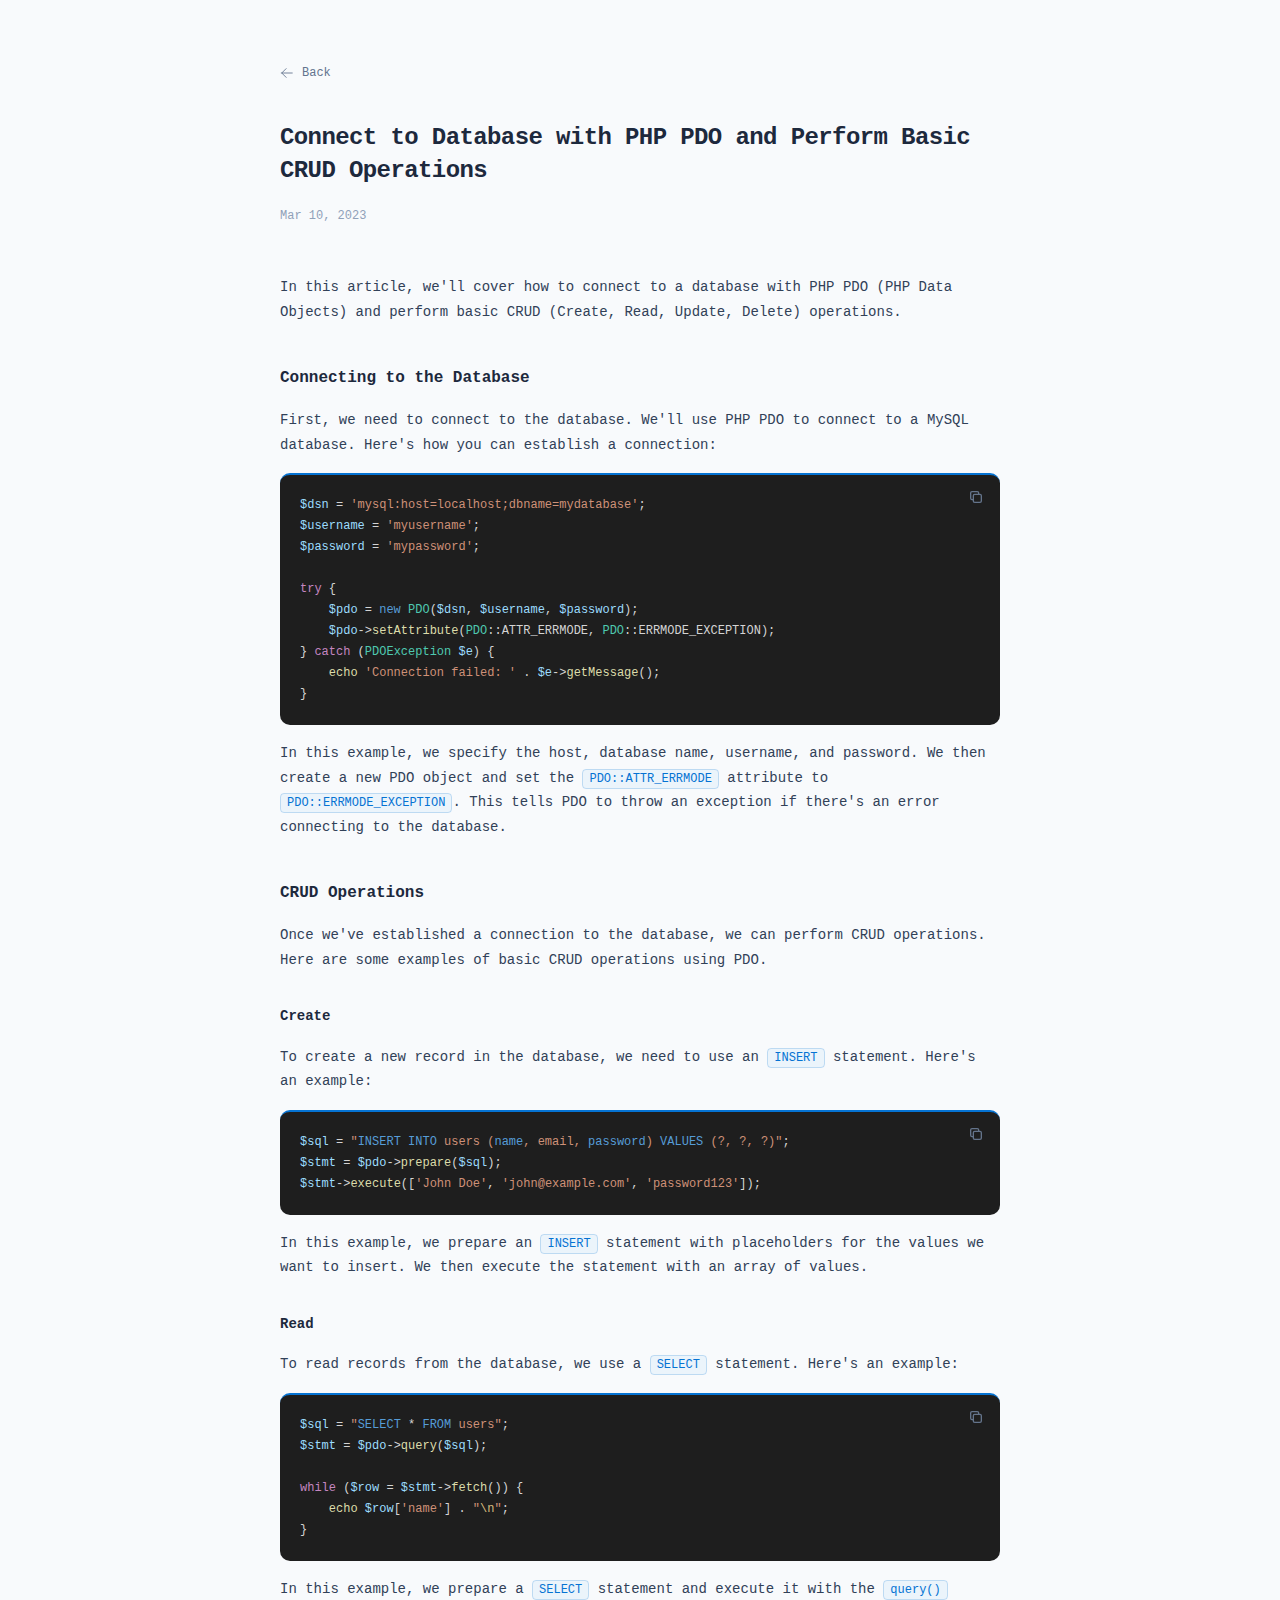
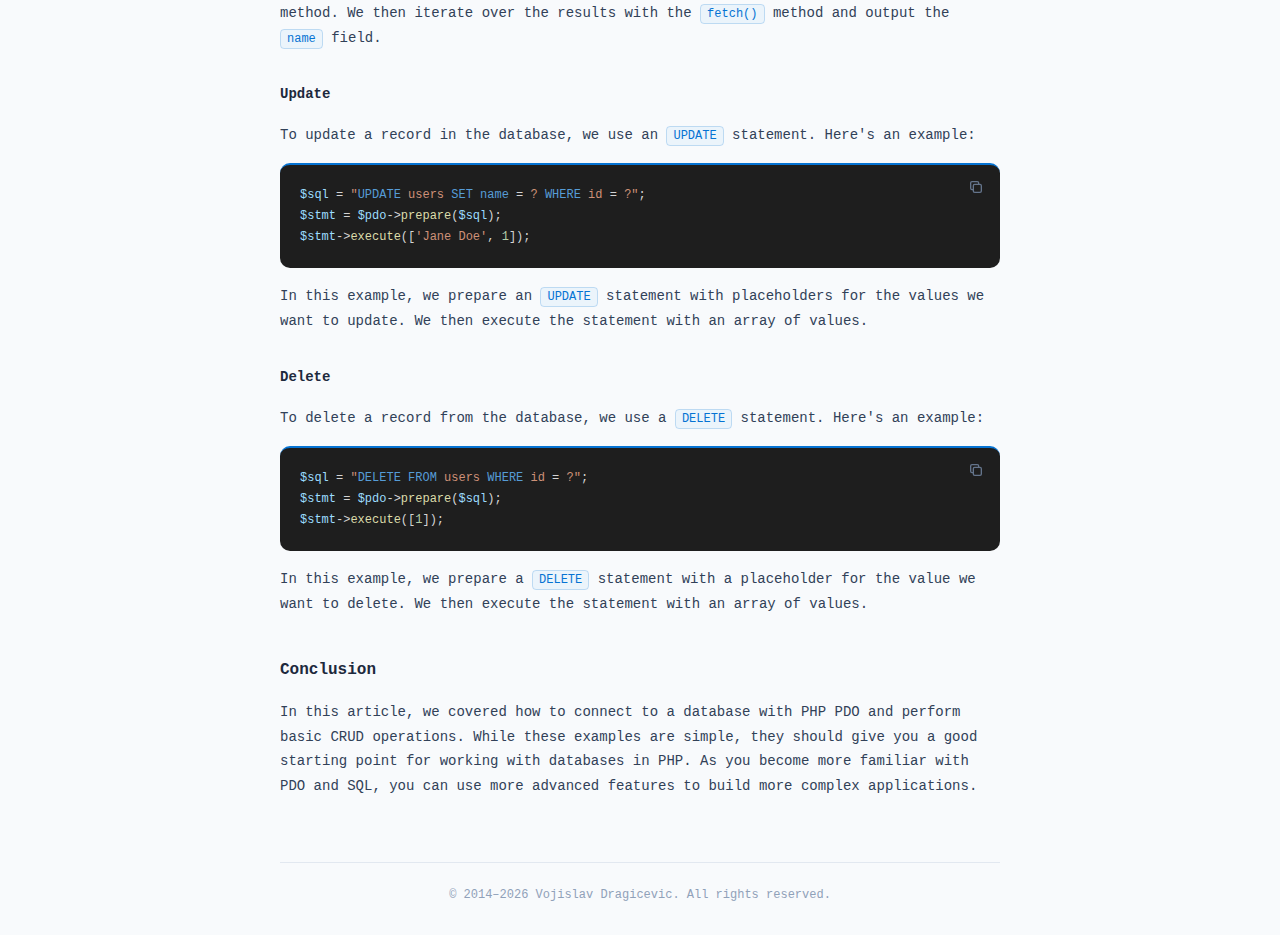
<file: articles/connect-to-database-with-pdo-and-perform-crud-operations/index.html>
<!DOCTYPE html>
<html lang="en">
<head>
    <meta charset="UTF-8">
    <meta name="viewport" content="width=device-width, initial-scale=1">
    <meta name="description" content="Learn how to connect to a MySQL database using PHP PDO and perform basic CRUD operations — create, read, update, and delete records.">
    <meta name="author" content="Vojislav Dragicevic">
    <meta name="robots" content="index,follow">

    <!-- Open Graph -->
    <meta property="og:type" content="article">
    <meta property="og:url" content="https://vojislavd.com/articles/connect-to-database-with-pdo-and-perform-crud-operations/">
    <meta property="og:title" content="Connect to Database with PHP PDO and Perform Basic CRUD Operations">
    <meta property="og:description" content="Learn how to connect to a MySQL database using PHP PDO and perform basic CRUD operations — create, read, update, and delete records.">
    <meta property="og:image" content="https://vojislavd.com/images/me.jpg">

    <!-- Twitter Card -->
    <meta name="twitter:card" content="summary_large_image">
    <meta name="twitter:title" content="Connect to Database with PHP PDO and Perform Basic CRUD Operations">
    <meta name="twitter:description" content="Learn how to connect to a MySQL database using PHP PDO and perform basic CRUD operations — create, read, update, and delete records.">
    <meta name="twitter:image" content="https://vojislavd.com/images/me.jpg">

    <title>Connect to Database with PHP PDO and Perform Basic CRUD Operations | Vojislav Dragicevic</title>
    <link rel="canonical" href="https://vojislavd.com/articles/connect-to-database-with-pdo-and-perform-crud-operations/">
    <link rel="alternate" href="https://vojislavd.com/articles/connect-to-database-with-pdo-and-perform-crud-operations/" hreflang="en">
    <link rel="icon" href="/images/logo.png" type="image/png">
  <link rel="stylesheet" crossorigin href="/assets/style-CjBnfhH-.css">
</head>
<body class="bg-slate-50 font-mono text-slate-800 min-h-screen">
    <div class="max-w-3xl mx-auto w-full px-6 py-10 sm:py-16">
        <main>
            <a
                href="/"
                class="inline-flex items-center gap-2 text-xs text-slate-500 hover:text-slate-700 transition-colors duration-200 mb-10"
            >
                <svg class="size-3.5" xmlns="http://www.w3.org/2000/svg" fill="none" viewBox="0 0 24 24" stroke-width="1.5" stroke="currentColor">
                    <path stroke-linecap="round" stroke-linejoin="round" d="M10.5 19.5 3 12m0 0 7.5-7.5M3 12h18" />
                </svg>
                Back
            </a>

            <article>
                <header class="space-y-4 mb-8 sm:mb-12">
                    <h1 class="text-xl sm:text-2xl font-bold tracking-tight leading-snug">Connect to Database with PHP PDO and Perform Basic CRUD Operations</h1>
                    <time class="text-xs text-slate-400">Mar 10, 2023</time>
                </header>

                <div class="article-content">
                    <p>In this article, we&#39;ll cover how to connect to a database with PHP PDO (PHP Data Objects) and perform basic CRUD (Create, Read, Update, Delete) operations.</p>
<h2>Connecting to the Database</h2>
<p>First, we need to connect to the database. We&#39;ll use PHP PDO to connect to a MySQL database. Here&#39;s how you can establish a connection:</p>
<pre class="shiki dark-plus" style="background-color:#1E1E1E;color:#D4D4D4" tabindex="0"><code><span class="line"><span style="color:#9CDCFE">$dsn</span><span style="color:#D4D4D4"> = </span><span style="color:#CE9178">'mysql:host=localhost;dbname=mydatabase'</span><span style="color:#D4D4D4">;</span></span>
<span class="line"><span style="color:#9CDCFE">$username</span><span style="color:#D4D4D4"> = </span><span style="color:#CE9178">'myusername'</span><span style="color:#D4D4D4">;</span></span>
<span class="line"><span style="color:#9CDCFE">$password</span><span style="color:#D4D4D4"> = </span><span style="color:#CE9178">'mypassword'</span><span style="color:#D4D4D4">;</span></span>
<span class="line"></span>
<span class="line"><span style="color:#C586C0">try</span><span style="color:#D4D4D4"> {</span></span>
<span class="line"><span style="color:#9CDCFE">    $pdo</span><span style="color:#D4D4D4"> = </span><span style="color:#569CD6">new</span><span style="color:#4EC9B0"> PDO</span><span style="color:#D4D4D4">(</span><span style="color:#9CDCFE">$dsn</span><span style="color:#D4D4D4">, </span><span style="color:#9CDCFE">$username</span><span style="color:#D4D4D4">, </span><span style="color:#9CDCFE">$password</span><span style="color:#D4D4D4">);</span></span>
<span class="line"><span style="color:#9CDCFE">    $pdo</span><span style="color:#D4D4D4">-></span><span style="color:#DCDCAA">setAttribute</span><span style="color:#D4D4D4">(</span><span style="color:#4EC9B0">PDO</span><span style="color:#D4D4D4">::ATTR_ERRMODE, </span><span style="color:#4EC9B0">PDO</span><span style="color:#D4D4D4">::ERRMODE_EXCEPTION);</span></span>
<span class="line"><span style="color:#D4D4D4">} </span><span style="color:#C586C0">catch</span><span style="color:#D4D4D4"> (</span><span style="color:#4EC9B0">PDOException</span><span style="color:#9CDCFE"> $e</span><span style="color:#D4D4D4">) {</span></span>
<span class="line"><span style="color:#DCDCAA">    echo</span><span style="color:#CE9178"> 'Connection failed: '</span><span style="color:#D4D4D4"> .</span><span style="color:#9CDCFE"> $e</span><span style="color:#D4D4D4">-></span><span style="color:#DCDCAA">getMessage</span><span style="color:#D4D4D4">();</span></span>
<span class="line"><span style="color:#D4D4D4">}</span></span></code></pre><p>In this example, we specify the host, database name, username, and password. We then create a new PDO object and set the <code>PDO::ATTR_ERRMODE</code> attribute to <code>PDO::ERRMODE_EXCEPTION</code>. This tells PDO to throw an exception if there&#39;s an error connecting to the database.</p>
<h2>CRUD Operations</h2>
<p>Once we&#39;ve established a connection to the database, we can perform CRUD operations. Here are some examples of basic CRUD operations using PDO.</p>
<h3>Create</h3>
<p>To create a new record in the database, we need to use an <code>INSERT</code> statement. Here&#39;s an example:</p>
<pre class="shiki dark-plus" style="background-color:#1E1E1E;color:#D4D4D4" tabindex="0"><code><span class="line"><span style="color:#9CDCFE">$sql</span><span style="color:#D4D4D4"> = </span><span style="color:#CE9178">"</span><span style="color:#569CD6">INSERT INTO</span><span style="color:#CE9178"> users (</span><span style="color:#569CD6">name</span><span style="color:#CE9178">, email, </span><span style="color:#569CD6">password</span><span style="color:#CE9178">) </span><span style="color:#569CD6">VALUES</span><span style="color:#CE9178"> (?, ?, ?)"</span><span style="color:#D4D4D4">;</span></span>
<span class="line"><span style="color:#9CDCFE">$stmt</span><span style="color:#D4D4D4"> = </span><span style="color:#9CDCFE">$pdo</span><span style="color:#D4D4D4">-></span><span style="color:#DCDCAA">prepare</span><span style="color:#D4D4D4">(</span><span style="color:#9CDCFE">$sql</span><span style="color:#D4D4D4">);</span></span>
<span class="line"><span style="color:#9CDCFE">$stmt</span><span style="color:#D4D4D4">-></span><span style="color:#DCDCAA">execute</span><span style="color:#D4D4D4">([</span><span style="color:#CE9178">'John Doe'</span><span style="color:#D4D4D4">, </span><span style="color:#CE9178">'john@example.com'</span><span style="color:#D4D4D4">, </span><span style="color:#CE9178">'password123'</span><span style="color:#D4D4D4">]);</span></span></code></pre><p>In this example, we prepare an <code>INSERT</code> statement with placeholders for the values we want to insert. We then execute the statement with an array of values.</p>
<h3>Read</h3>
<p>To read records from the database, we use a <code>SELECT</code> statement. Here&#39;s an example:</p>
<pre class="shiki dark-plus" style="background-color:#1E1E1E;color:#D4D4D4" tabindex="0"><code><span class="line"><span style="color:#9CDCFE">$sql</span><span style="color:#D4D4D4"> = </span><span style="color:#CE9178">"</span><span style="color:#569CD6">SELECT</span><span style="color:#D4D4D4"> *</span><span style="color:#569CD6"> FROM</span><span style="color:#CE9178"> users"</span><span style="color:#D4D4D4">;</span></span>
<span class="line"><span style="color:#9CDCFE">$stmt</span><span style="color:#D4D4D4"> = </span><span style="color:#9CDCFE">$pdo</span><span style="color:#D4D4D4">-></span><span style="color:#DCDCAA">query</span><span style="color:#D4D4D4">(</span><span style="color:#9CDCFE">$sql</span><span style="color:#D4D4D4">);</span></span>
<span class="line"></span>
<span class="line"><span style="color:#C586C0">while</span><span style="color:#D4D4D4"> (</span><span style="color:#9CDCFE">$row</span><span style="color:#D4D4D4"> = </span><span style="color:#9CDCFE">$stmt</span><span style="color:#D4D4D4">-></span><span style="color:#DCDCAA">fetch</span><span style="color:#D4D4D4">()) {</span></span>
<span class="line"><span style="color:#DCDCAA">    echo</span><span style="color:#9CDCFE"> $row</span><span style="color:#D4D4D4">[</span><span style="color:#CE9178">'name'</span><span style="color:#D4D4D4">] </span><span style="color:#D4D4D4">.</span><span style="color:#CE9178"> "</span><span style="color:#D7BA7D">\n</span><span style="color:#CE9178">"</span><span style="color:#D4D4D4">;</span></span>
<span class="line"><span style="color:#D4D4D4">}</span></span></code></pre><p>In this example, we prepare a <code>SELECT</code> statement and execute it with the <code>query()</code> method. We then iterate over the results with the <code>fetch()</code> method and output the <code>name</code> field.</p>
<h3>Update</h3>
<p>To update a record in the database, we use an <code>UPDATE</code> statement. Here&#39;s an example:</p>
<pre class="shiki dark-plus" style="background-color:#1E1E1E;color:#D4D4D4" tabindex="0"><code><span class="line"><span style="color:#9CDCFE">$sql</span><span style="color:#D4D4D4"> = </span><span style="color:#CE9178">"</span><span style="color:#569CD6">UPDATE</span><span style="color:#CE9178"> users </span><span style="color:#569CD6">SET</span><span style="color:#569CD6"> name</span><span style="color:#D4D4D4"> =</span><span style="color:#CE9178"> ? </span><span style="color:#569CD6">WHERE</span><span style="color:#CE9178"> id </span><span style="color:#D4D4D4">=</span><span style="color:#CE9178"> ?"</span><span style="color:#D4D4D4">;</span></span>
<span class="line"><span style="color:#9CDCFE">$stmt</span><span style="color:#D4D4D4"> = </span><span style="color:#9CDCFE">$pdo</span><span style="color:#D4D4D4">-></span><span style="color:#DCDCAA">prepare</span><span style="color:#D4D4D4">(</span><span style="color:#9CDCFE">$sql</span><span style="color:#D4D4D4">);</span></span>
<span class="line"><span style="color:#9CDCFE">$stmt</span><span style="color:#D4D4D4">-></span><span style="color:#DCDCAA">execute</span><span style="color:#D4D4D4">([</span><span style="color:#CE9178">'Jane Doe'</span><span style="color:#D4D4D4">, </span><span style="color:#B5CEA8">1</span><span style="color:#D4D4D4">]);</span></span></code></pre><p>In this example, we prepare an <code>UPDATE</code> statement with placeholders for the values we want to update. We then execute the statement with an array of values.</p>
<h3>Delete</h3>
<p>To delete a record from the database, we use a <code>DELETE</code> statement. Here&#39;s an example:</p>
<pre class="shiki dark-plus" style="background-color:#1E1E1E;color:#D4D4D4" tabindex="0"><code><span class="line"><span style="color:#9CDCFE">$sql</span><span style="color:#D4D4D4"> = </span><span style="color:#CE9178">"</span><span style="color:#569CD6">DELETE</span><span style="color:#569CD6"> FROM</span><span style="color:#CE9178"> users </span><span style="color:#569CD6">WHERE</span><span style="color:#CE9178"> id </span><span style="color:#D4D4D4">=</span><span style="color:#CE9178"> ?"</span><span style="color:#D4D4D4">;</span></span>
<span class="line"><span style="color:#9CDCFE">$stmt</span><span style="color:#D4D4D4"> = </span><span style="color:#9CDCFE">$pdo</span><span style="color:#D4D4D4">-></span><span style="color:#DCDCAA">prepare</span><span style="color:#D4D4D4">(</span><span style="color:#9CDCFE">$sql</span><span style="color:#D4D4D4">);</span></span>
<span class="line"><span style="color:#9CDCFE">$stmt</span><span style="color:#D4D4D4">-></span><span style="color:#DCDCAA">execute</span><span style="color:#D4D4D4">([</span><span style="color:#B5CEA8">1</span><span style="color:#D4D4D4">]);</span></span></code></pre><p>In this example, we prepare a <code>DELETE</code> statement with a placeholder for the value we want to delete. We then execute the statement with an array of values.</p>
<h2>Conclusion</h2>
<p>In this article, we covered how to connect to a database with PHP PDO and perform basic CRUD operations. While these examples are simple, they should give you a good starting point for working with databases in PHP. As you become more familiar with PDO and SQL, you can use more advanced features to build more complex applications.</p>

                </div>
            </article>
        </main>
    </div>

    <footer class="max-w-3xl mx-auto w-full px-6 pb-8">
        <div class="h-px bg-slate-200 mb-6"></div>
        <p class="text-xs text-slate-400 text-center">
            © 2014–<script>document.write(new Date().getFullYear())</script> <a href="https://vojislavd.com" class="hover:text-slate-600 transition-colors duration-200">Vojislav Dragicevic</a>. All rights reserved.
        </p>
    </footer>

    <script>
        const iconCopy = '<svg width="16" height="16" viewBox="0 0 24 24" fill="none" stroke="currentColor" stroke-width="2" stroke-linecap="round" stroke-linejoin="round"><rect x="8" y="8" width="12" height="12" rx="2"/><path d="M16 8V6a2 2 0 0 0-2-2H6a2 2 0 0 0-2 2v8a2 2 0 0 0 2 2h2"/></svg>'
        const iconCheck = '<svg width="16" height="16" viewBox="0 0 24 24" fill="none" stroke="currentColor" stroke-width="2.5" stroke-linecap="round" stroke-linejoin="round"><polyline points="20 6 9 17 4 12"/></svg>'

        document.querySelectorAll('.article-content pre').forEach(pre => {
            const wrapper = document.createElement('div')
            wrapper.style.cssText = 'position:relative'
            pre.parentNode.insertBefore(wrapper, pre)
            wrapper.appendChild(pre)

            const btn = document.createElement('button')
            btn.className = 'copy-btn'
            btn.innerHTML = iconCopy
            wrapper.appendChild(btn)

            btn.addEventListener('click', () => {
                navigator.clipboard.writeText(pre.querySelector('code').innerText)
                btn.innerHTML = iconCheck
                btn.classList.add('copied')
                setTimeout(() => {
                    btn.innerHTML = iconCopy
                    btn.classList.remove('copied')
                }, 2000)
            })
        })
    </script>
</body>
</html>
</file>
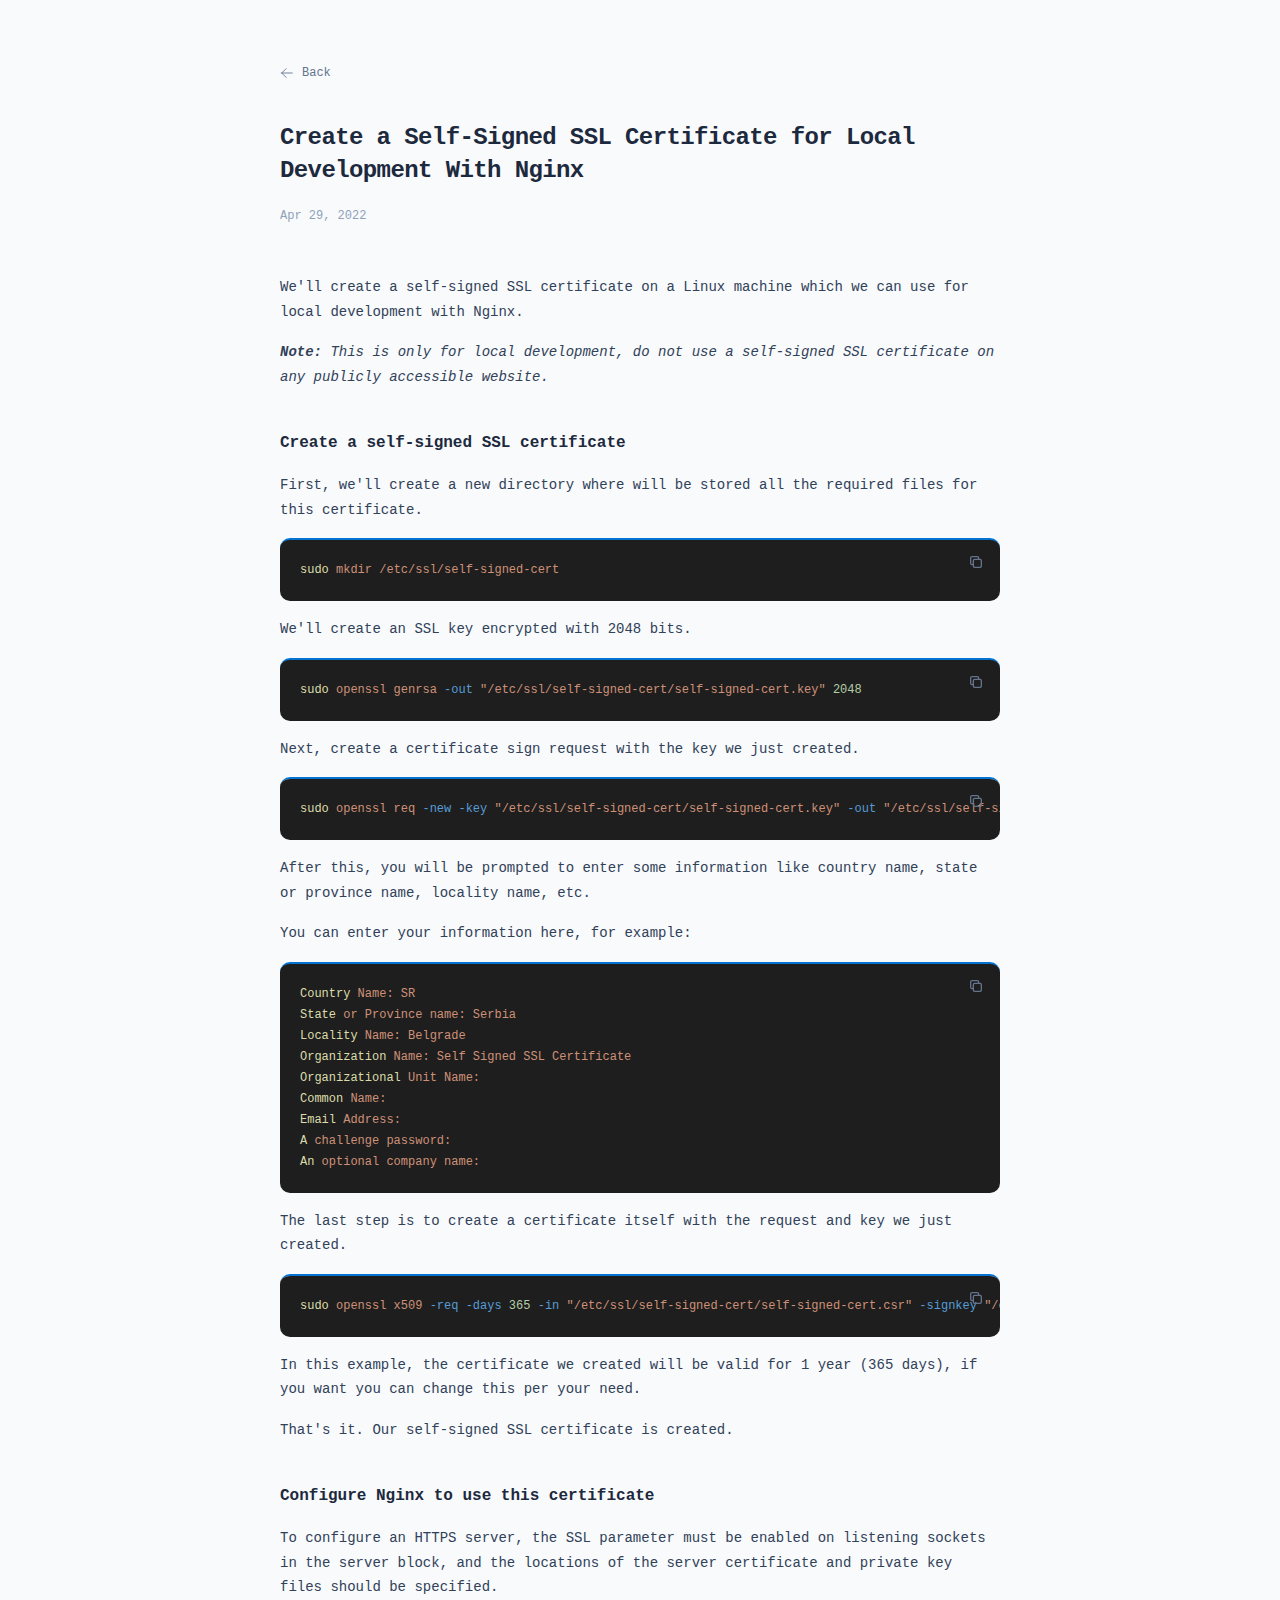
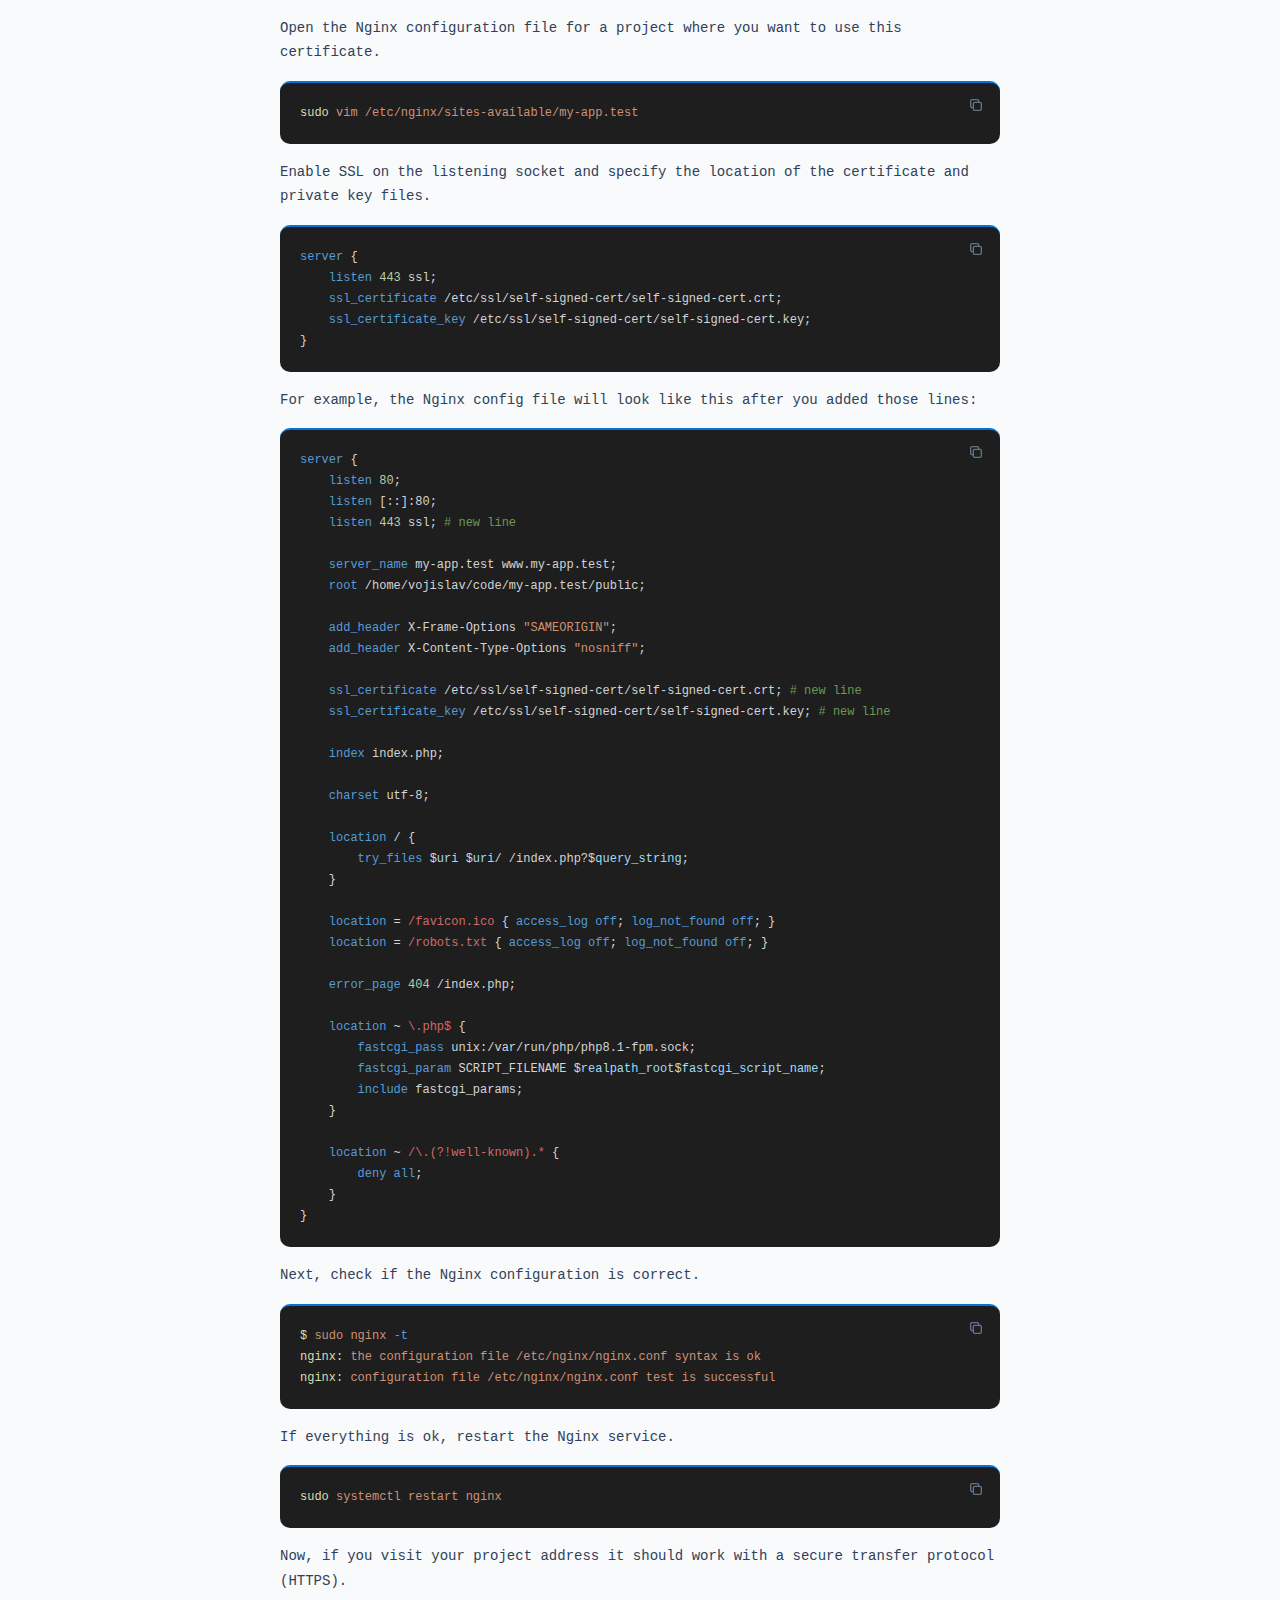
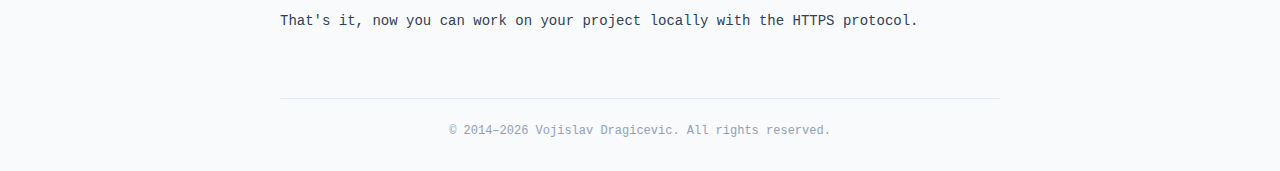
<file: articles/create-self-signed-ssl-certificate-for-local-development/index.html>
<!DOCTYPE html>
<html lang="en">
<head>
    <meta charset="UTF-8">
    <meta name="viewport" content="width=device-width, initial-scale=1">
    <meta name="description" content="Step-by-step guide to creating a self-signed SSL certificate on Linux and configuring Nginx to use it for local HTTPS development.">
    <meta name="author" content="Vojislav Dragicevic">
    <meta name="robots" content="index,follow">

    <!-- Open Graph -->
    <meta property="og:type" content="article">
    <meta property="og:url" content="https://vojislavd.com/articles/create-self-signed-ssl-certificate-for-local-development/">
    <meta property="og:title" content="Create a Self-Signed SSL Certificate for Local Development With Nginx">
    <meta property="og:description" content="Step-by-step guide to creating a self-signed SSL certificate on Linux and configuring Nginx to use it for local HTTPS development.">
    <meta property="og:image" content="https://vojislavd.com/images/me.jpg">

    <!-- Twitter Card -->
    <meta name="twitter:card" content="summary_large_image">
    <meta name="twitter:title" content="Create a Self-Signed SSL Certificate for Local Development With Nginx">
    <meta name="twitter:description" content="Step-by-step guide to creating a self-signed SSL certificate on Linux and configuring Nginx to use it for local HTTPS development.">
    <meta name="twitter:image" content="https://vojislavd.com/images/me.jpg">

    <title>Create a Self-Signed SSL Certificate for Local Development With Nginx | Vojislav Dragicevic</title>
    <link rel="canonical" href="https://vojislavd.com/articles/create-self-signed-ssl-certificate-for-local-development/">
    <link rel="alternate" href="https://vojislavd.com/articles/create-self-signed-ssl-certificate-for-local-development/" hreflang="en">
    <link rel="icon" href="/images/logo.png" type="image/png">
  <link rel="stylesheet" crossorigin href="/assets/style-CjBnfhH-.css">
</head>
<body class="bg-slate-50 font-mono text-slate-800 min-h-screen">
    <div class="max-w-3xl mx-auto w-full px-6 py-10 sm:py-16">
        <main>
            <a
                href="/"
                class="inline-flex items-center gap-2 text-xs text-slate-500 hover:text-slate-700 transition-colors duration-200 mb-10"
            >
                <svg class="size-3.5" xmlns="http://www.w3.org/2000/svg" fill="none" viewBox="0 0 24 24" stroke-width="1.5" stroke="currentColor">
                    <path stroke-linecap="round" stroke-linejoin="round" d="M10.5 19.5 3 12m0 0 7.5-7.5M3 12h18" />
                </svg>
                Back
            </a>

            <article>
                <header class="space-y-4 mb-8 sm:mb-12">
                    <h1 class="text-xl sm:text-2xl font-bold tracking-tight leading-snug">Create a Self-Signed SSL Certificate for Local Development With Nginx</h1>
                    <time class="text-xs text-slate-400">Apr 29, 2022</time>
                </header>

                <div class="article-content">
                    <p>We&#39;ll create a self-signed SSL certificate on a Linux machine which we can use for local development with Nginx.</p>
<p><em><b>Note:</b> This is only for local development, do not use a self-signed SSL certificate on any publicly accessible website.</em></p>
<h2>Create a self-signed SSL certificate</h2>
<p>First, we&#39;ll create a new directory where will be stored all the required files for this certificate.</p>
<pre class="shiki dark-plus" style="background-color:#1E1E1E;color:#D4D4D4" tabindex="0"><code><span class="line"><span style="color:#DCDCAA">sudo</span><span style="color:#CE9178"> mkdir</span><span style="color:#CE9178"> /etc/ssl/self-signed-cert</span></span></code></pre><p>We&#39;ll create an SSL key encrypted with 2048 bits.</p>
<pre class="shiki dark-plus" style="background-color:#1E1E1E;color:#D4D4D4" tabindex="0"><code><span class="line"><span style="color:#DCDCAA">sudo</span><span style="color:#CE9178"> openssl</span><span style="color:#CE9178"> genrsa</span><span style="color:#569CD6"> -out</span><span style="color:#CE9178"> "/etc/ssl/self-signed-cert/self-signed-cert.key"</span><span style="color:#B5CEA8"> 2048</span></span></code></pre><p>Next, create a certificate sign request with the key we just created.</p>
<pre class="shiki dark-plus" style="background-color:#1E1E1E;color:#D4D4D4" tabindex="0"><code><span class="line"><span style="color:#DCDCAA">sudo</span><span style="color:#CE9178"> openssl</span><span style="color:#CE9178"> req</span><span style="color:#569CD6"> -new</span><span style="color:#569CD6"> -key</span><span style="color:#CE9178"> "/etc/ssl/self-signed-cert/self-signed-cert.key"</span><span style="color:#569CD6"> -out</span><span style="color:#CE9178"> "/etc/ssl/self-signed-cert/self-signed-cert.csr"</span></span></code></pre><p>After this, you will be prompted to enter some information like country name, state or province name, locality name, etc.</p>
<p>You can enter your information here, for example:</p>
<pre class="shiki dark-plus" style="background-color:#1E1E1E;color:#D4D4D4" tabindex="0"><code><span class="line"><span style="color:#DCDCAA">Country</span><span style="color:#CE9178"> Name:</span><span style="color:#CE9178"> SR</span></span>
<span class="line"><span style="color:#DCDCAA">State</span><span style="color:#CE9178"> or</span><span style="color:#CE9178"> Province</span><span style="color:#CE9178"> name:</span><span style="color:#CE9178"> Serbia</span></span>
<span class="line"><span style="color:#DCDCAA">Locality</span><span style="color:#CE9178"> Name:</span><span style="color:#CE9178"> Belgrade</span></span>
<span class="line"><span style="color:#DCDCAA">Organization</span><span style="color:#CE9178"> Name:</span><span style="color:#CE9178"> Self</span><span style="color:#CE9178"> Signed</span><span style="color:#CE9178"> SSL</span><span style="color:#CE9178"> Certificate</span></span>
<span class="line"><span style="color:#DCDCAA">Organizational</span><span style="color:#CE9178"> Unit</span><span style="color:#CE9178"> Name:</span></span>
<span class="line"><span style="color:#DCDCAA">Common</span><span style="color:#CE9178"> Name:</span></span>
<span class="line"><span style="color:#DCDCAA">Email</span><span style="color:#CE9178"> Address:</span></span>
<span class="line"><span style="color:#DCDCAA">A</span><span style="color:#CE9178"> challenge</span><span style="color:#CE9178"> password:</span></span>
<span class="line"><span style="color:#DCDCAA">An</span><span style="color:#CE9178"> optional</span><span style="color:#CE9178"> company</span><span style="color:#CE9178"> name:</span></span></code></pre><p>The last step is to create a certificate itself with the request and key we just created.</p>
<pre class="shiki dark-plus" style="background-color:#1E1E1E;color:#D4D4D4" tabindex="0"><code><span class="line"><span style="color:#DCDCAA">sudo</span><span style="color:#CE9178"> openssl</span><span style="color:#CE9178"> x509</span><span style="color:#569CD6"> -req</span><span style="color:#569CD6"> -days</span><span style="color:#B5CEA8"> 365</span><span style="color:#569CD6"> -in</span><span style="color:#CE9178"> "/etc/ssl/self-signed-cert/self-signed-cert.csr"</span><span style="color:#569CD6"> -signkey</span><span style="color:#CE9178"> "/etc/ssl/self-signed-cert/self-signed-cert.key"</span><span style="color:#569CD6"> -out</span><span style="color:#CE9178"> "/etc/ssl/self-signed-cert/self-signed-cert.crt"</span></span></code></pre><p>In this example, the certificate we created will be valid for 1 year (365 days), if you want you can change this per your need.</p>
<p>That&#39;s it. Our self-signed SSL certificate is created.</p>
<h2>Configure Nginx to use this certificate</h2>
<p>To configure an HTTPS server, the SSL parameter must be enabled on listening sockets in the server block, and the locations of the server certificate and private key files should be specified.</p>
<p>Open the Nginx configuration file for a project where you want to use this certificate.</p>
<pre class="shiki dark-plus" style="background-color:#1E1E1E;color:#D4D4D4" tabindex="0"><code><span class="line"><span style="color:#DCDCAA">sudo</span><span style="color:#CE9178"> vim</span><span style="color:#CE9178"> /etc/nginx/sites-available/my-app.test</span></span></code></pre><p>Enable SSL on the listening socket and specify the location of the certificate and private key files.</p>
<pre class="shiki dark-plus" style="background-color:#1E1E1E;color:#D4D4D4" tabindex="0"><code><span class="line"><span style="color:#569CD6">server</span><span style="color:#D4D4D4"> {</span></span>
<span class="line"><span style="color:#569CD6">    listen </span><span style="color:#B5CEA8">443</span><span style="color:#D4D4D4"> ssl;</span></span>
<span class="line"><span style="color:#569CD6">    ssl_certificate </span><span style="color:#D4D4D4">/etc/ssl/self-signed-cert/self-signed-cert.crt;</span></span>
<span class="line"><span style="color:#569CD6">    ssl_certificate_key </span><span style="color:#D4D4D4">/etc/ssl/self-signed-cert/self-signed-cert.key;</span></span>
<span class="line"><span style="color:#D4D4D4">}</span></span></code></pre><p>For example, the Nginx config file will look like this after you added those lines:</p>
<pre class="shiki dark-plus" style="background-color:#1E1E1E;color:#D4D4D4" tabindex="0"><code><span class="line"><span style="color:#569CD6">server</span><span style="color:#D4D4D4"> {</span></span>
<span class="line"><span style="color:#569CD6">    listen </span><span style="color:#B5CEA8">80</span><span style="color:#D4D4D4">;</span></span>
<span class="line"><span style="color:#569CD6">    listen </span><span style="color:#D4D4D4">[::]:80;</span></span>
<span class="line"><span style="color:#569CD6">    listen </span><span style="color:#B5CEA8">443</span><span style="color:#D4D4D4"> ssl; </span><span style="color:#6A9955"># new line</span></span>
<span class="line"></span>
<span class="line"><span style="color:#569CD6">    server_name </span><span style="color:#D4D4D4">my-app.test www.my-app.test;</span></span>
<span class="line"><span style="color:#569CD6">    root </span><span style="color:#D4D4D4">/home/vojislav/code/my-app.test/public;</span></span>
<span class="line"></span>
<span class="line"><span style="color:#569CD6">    add_header </span><span style="color:#D4D4D4">X-Frame-Options </span><span style="color:#CE9178">"SAMEORIGIN"</span><span style="color:#D4D4D4">;</span></span>
<span class="line"><span style="color:#569CD6">    add_header </span><span style="color:#D4D4D4">X-Content-Type-Options </span><span style="color:#CE9178">"nosniff"</span><span style="color:#D4D4D4">;</span></span>
<span class="line"></span>
<span class="line"><span style="color:#569CD6">    ssl_certificate </span><span style="color:#D4D4D4">/etc/ssl/self-signed-cert/self-signed-cert.crt; </span><span style="color:#6A9955"># new line</span></span>
<span class="line"><span style="color:#569CD6">    ssl_certificate_key </span><span style="color:#D4D4D4">/etc/ssl/self-signed-cert/self-signed-cert.key; </span><span style="color:#6A9955"># new line</span></span>
<span class="line"></span>
<span class="line"><span style="color:#569CD6">    index </span><span style="color:#D4D4D4">index.php;</span></span>
<span class="line"></span>
<span class="line"><span style="color:#569CD6">    charset </span><span style="color:#D4D4D4">utf-8;</span></span>
<span class="line"></span>
<span class="line"><span style="color:#569CD6">    location</span><span style="color:#D4D4D4"> / {</span></span>
<span class="line"><span style="color:#569CD6">        try_files </span><span style="color:#D4D4D4">$</span><span style="color:#9CDCFE">uri</span><span style="color:#D4D4D4"> $</span><span style="color:#9CDCFE">uri</span><span style="color:#D4D4D4">/ /index.php?$</span><span style="color:#9CDCFE">query_string</span><span style="color:#D4D4D4">;</span></span>
<span class="line"><span style="color:#D4D4D4">    }</span></span>
<span class="line"></span>
<span class="line"><span style="color:#569CD6">    location</span><span style="color:#D4D4D4"> = </span><span style="color:#D16969">/favicon.ico </span><span style="color:#D4D4D4">{</span><span style="color:#569CD6"> access_log off</span><span style="color:#D4D4D4">;</span><span style="color:#569CD6"> log_not_found off</span><span style="color:#D4D4D4">; }</span></span>
<span class="line"><span style="color:#569CD6">    location</span><span style="color:#D4D4D4"> = </span><span style="color:#D16969">/robots.txt </span><span style="color:#D4D4D4">{</span><span style="color:#569CD6"> access_log off</span><span style="color:#D4D4D4">;</span><span style="color:#569CD6"> log_not_found off</span><span style="color:#D4D4D4">; }</span></span>
<span class="line"></span>
<span class="line"><span style="color:#569CD6">    error_page </span><span style="color:#B5CEA8">404</span><span style="color:#D4D4D4"> /index.php;</span></span>
<span class="line"></span>
<span class="line"><span style="color:#569CD6">    location</span><span style="color:#D4D4D4"> ~ </span><span style="color:#D16969">\.php$ </span><span style="color:#D4D4D4">{</span></span>
<span class="line"><span style="color:#569CD6">        fastcgi_pass </span><span style="color:#D4D4D4">unix:/var/run/php/php8.1-fpm.sock;</span></span>
<span class="line"><span style="color:#569CD6">        fastcgi_param </span><span style="color:#D4D4D4">SCRIPT_FILENAME $</span><span style="color:#9CDCFE">realpath_root</span><span style="color:#D4D4D4">$</span><span style="color:#9CDCFE">fastcgi_script_name</span><span style="color:#D4D4D4">;</span></span>
<span class="line"><span style="color:#569CD6">        include </span><span style="color:#D4D4D4">fastcgi_params;</span></span>
<span class="line"><span style="color:#D4D4D4">    }</span></span>
<span class="line"></span>
<span class="line"><span style="color:#569CD6">    location</span><span style="color:#D4D4D4"> ~ </span><span style="color:#D16969">/\.(?!well-known).* </span><span style="color:#D4D4D4">{</span></span>
<span class="line"><span style="color:#569CD6">        deny all</span><span style="color:#D4D4D4">;</span></span>
<span class="line"><span style="color:#D4D4D4">    }</span></span>
<span class="line"><span style="color:#D4D4D4">}</span></span></code></pre><p>Next, check if the Nginx configuration is correct.</p>
<pre class="shiki dark-plus" style="background-color:#1E1E1E;color:#D4D4D4" tabindex="0"><code><span class="line"><span style="color:#DCDCAA">$</span><span style="color:#CE9178"> sudo</span><span style="color:#CE9178"> nginx</span><span style="color:#569CD6"> -t</span></span>
<span class="line"><span style="color:#DCDCAA">nginx:</span><span style="color:#CE9178"> the</span><span style="color:#CE9178"> configuration</span><span style="color:#CE9178"> file</span><span style="color:#CE9178"> /etc/nginx/nginx.conf</span><span style="color:#CE9178"> syntax</span><span style="color:#CE9178"> is</span><span style="color:#CE9178"> ok</span></span>
<span class="line"><span style="color:#DCDCAA">nginx:</span><span style="color:#CE9178"> configuration</span><span style="color:#CE9178"> file</span><span style="color:#CE9178"> /etc/nginx/nginx.conf</span><span style="color:#CE9178"> test</span><span style="color:#CE9178"> is</span><span style="color:#CE9178"> successful</span></span></code></pre><p>If everything is ok, restart the Nginx service.</p>
<pre class="shiki dark-plus" style="background-color:#1E1E1E;color:#D4D4D4" tabindex="0"><code><span class="line"><span style="color:#DCDCAA">sudo</span><span style="color:#CE9178"> systemctl</span><span style="color:#CE9178"> restart</span><span style="color:#CE9178"> nginx</span></span></code></pre><p>Now, if you visit your project address it should work with a secure transfer protocol (HTTPS).</p>
<p>That&#39;s it, now you can work on your project locally with the HTTPS protocol.</p>

                </div>
            </article>
        </main>
    </div>

    <footer class="max-w-3xl mx-auto w-full px-6 pb-8">
        <div class="h-px bg-slate-200 mb-6"></div>
        <p class="text-xs text-slate-400 text-center">
            © 2014–<script>document.write(new Date().getFullYear())</script> <a href="https://vojislavd.com" class="hover:text-slate-600 transition-colors duration-200">Vojislav Dragicevic</a>. All rights reserved.
        </p>
    </footer>

    <script>
        const iconCopy = '<svg width="16" height="16" viewBox="0 0 24 24" fill="none" stroke="currentColor" stroke-width="2" stroke-linecap="round" stroke-linejoin="round"><rect x="8" y="8" width="12" height="12" rx="2"/><path d="M16 8V6a2 2 0 0 0-2-2H6a2 2 0 0 0-2 2v8a2 2 0 0 0 2 2h2"/></svg>'
        const iconCheck = '<svg width="16" height="16" viewBox="0 0 24 24" fill="none" stroke="currentColor" stroke-width="2.5" stroke-linecap="round" stroke-linejoin="round"><polyline points="20 6 9 17 4 12"/></svg>'

        document.querySelectorAll('.article-content pre').forEach(pre => {
            const wrapper = document.createElement('div')
            wrapper.style.cssText = 'position:relative'
            pre.parentNode.insertBefore(wrapper, pre)
            wrapper.appendChild(pre)

            const btn = document.createElement('button')
            btn.className = 'copy-btn'
            btn.innerHTML = iconCopy
            wrapper.appendChild(btn)

            btn.addEventListener('click', () => {
                navigator.clipboard.writeText(pre.querySelector('code').innerText)
                btn.innerHTML = iconCheck
                btn.classList.add('copied')
                setTimeout(() => {
                    btn.innerHTML = iconCopy
                    btn.classList.remove('copied')
                }, 2000)
            })
        })
    </script>
</body>
</html>
</file>
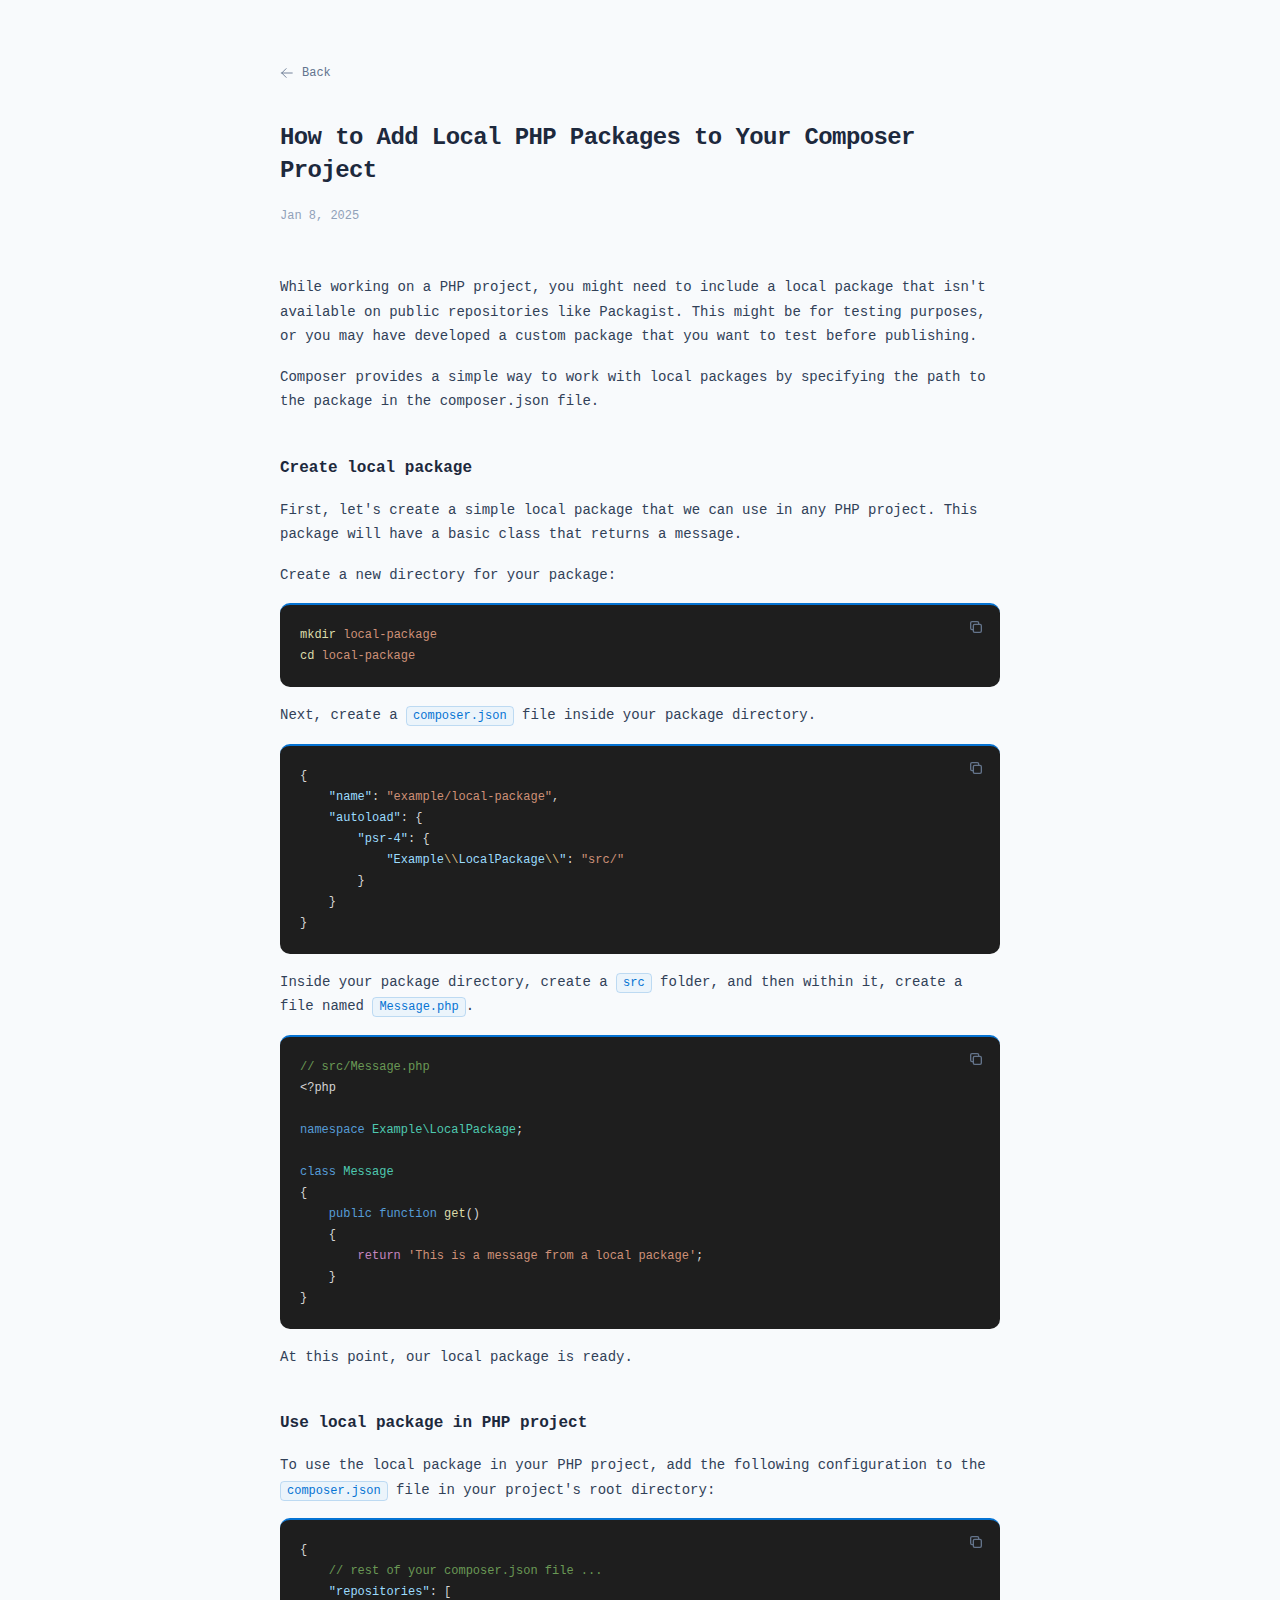
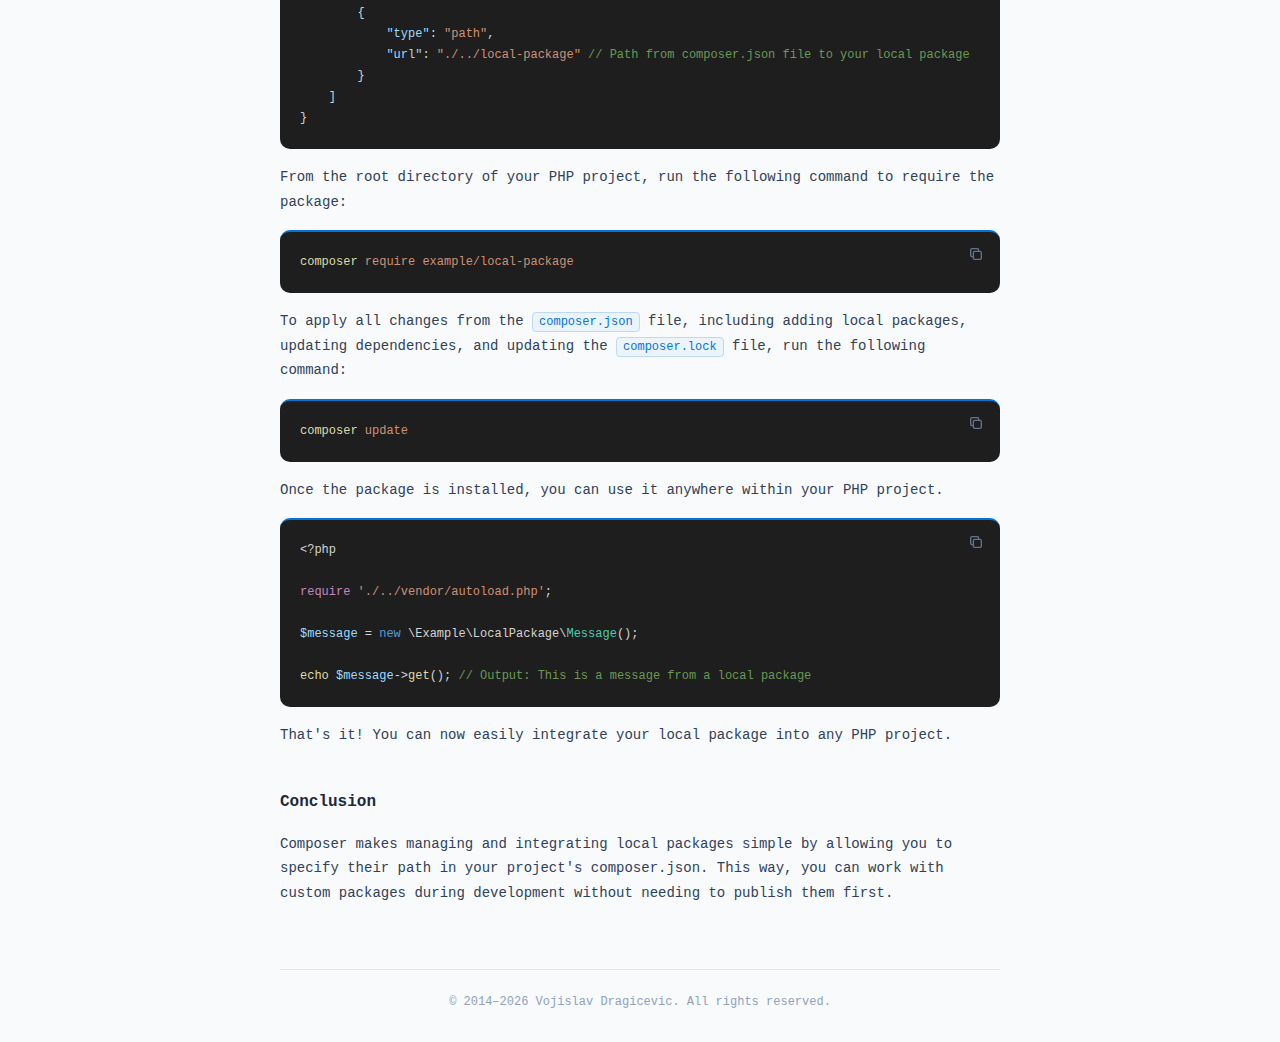
<file: articles/how-to-add-local-php-packages/index.html>
<!DOCTYPE html>
<html lang="en">
<head>
    <meta charset="UTF-8">
    <meta name="viewport" content="width=device-width, initial-scale=1">
    <meta name="description" content="Learn how to include a local PHP package in your Composer project using path repositories, useful for testing packages before publishing.">
    <meta name="author" content="Vojislav Dragicevic">
    <meta name="robots" content="index,follow">

    <!-- Open Graph -->
    <meta property="og:type" content="article">
    <meta property="og:url" content="https://vojislavd.com/articles/how-to-add-local-php-packages/">
    <meta property="og:title" content="How to Add Local PHP Packages to Your Composer Project">
    <meta property="og:description" content="Learn how to include a local PHP package in your Composer project using path repositories, useful for testing packages before publishing.">
    <meta property="og:image" content="https://vojislavd.com/images/me.jpg">

    <!-- Twitter Card -->
    <meta name="twitter:card" content="summary_large_image">
    <meta name="twitter:title" content="How to Add Local PHP Packages to Your Composer Project">
    <meta name="twitter:description" content="Learn how to include a local PHP package in your Composer project using path repositories, useful for testing packages before publishing.">
    <meta name="twitter:image" content="https://vojislavd.com/images/me.jpg">

    <title>How to Add Local PHP Packages to Your Composer Project | Vojislav Dragicevic</title>
    <link rel="canonical" href="https://vojislavd.com/articles/how-to-add-local-php-packages/">
    <link rel="alternate" href="https://vojislavd.com/articles/how-to-add-local-php-packages/" hreflang="en">
    <link rel="icon" href="/images/logo.png" type="image/png">
  <link rel="stylesheet" crossorigin href="/assets/style-CjBnfhH-.css">
</head>
<body class="bg-slate-50 font-mono text-slate-800 min-h-screen">
    <div class="max-w-3xl mx-auto w-full px-6 py-10 sm:py-16">
        <main>
            <a
                href="/"
                class="inline-flex items-center gap-2 text-xs text-slate-500 hover:text-slate-700 transition-colors duration-200 mb-10"
            >
                <svg class="size-3.5" xmlns="http://www.w3.org/2000/svg" fill="none" viewBox="0 0 24 24" stroke-width="1.5" stroke="currentColor">
                    <path stroke-linecap="round" stroke-linejoin="round" d="M10.5 19.5 3 12m0 0 7.5-7.5M3 12h18" />
                </svg>
                Back
            </a>

            <article>
                <header class="space-y-4 mb-8 sm:mb-12">
                    <h1 class="text-xl sm:text-2xl font-bold tracking-tight leading-snug">How to Add Local PHP Packages to Your Composer Project</h1>
                    <time class="text-xs text-slate-400">Jan 8, 2025</time>
                </header>

                <div class="article-content">
                    <p>While working on a PHP project, you might need to include a local package that isn&#39;t available on public repositories like Packagist. This might be for testing purposes, or you may have developed a custom package that you want to test before publishing.</p>
<p>Composer provides a simple way to work with local packages by specifying the path to the package in the composer.json file.</p>
<h2>Create local package</h2>
<p>First, let&#39;s create a simple local package that we can use in any PHP project. This package will have a basic class that returns a message.</p>
<p>Create a new directory for your package:</p>
<pre class="shiki dark-plus" style="background-color:#1E1E1E;color:#D4D4D4" tabindex="0"><code><span class="line"><span style="color:#DCDCAA">mkdir</span><span style="color:#CE9178"> local-package</span></span>
<span class="line"><span style="color:#DCDCAA">cd</span><span style="color:#CE9178"> local-package</span></span></code></pre><p>Next, create a <code>composer.json</code> file inside your package directory.</p>
<pre class="shiki dark-plus" style="background-color:#1E1E1E;color:#D4D4D4" tabindex="0"><code><span class="line"><span style="color:#D4D4D4">{</span></span>
<span class="line"><span style="color:#9CDCFE">    "name"</span><span style="color:#D4D4D4">: </span><span style="color:#CE9178">"example/local-package"</span><span style="color:#D4D4D4">,</span></span>
<span class="line"><span style="color:#9CDCFE">    "autoload"</span><span style="color:#D4D4D4">: {</span></span>
<span class="line"><span style="color:#9CDCFE">        "psr-4"</span><span style="color:#D4D4D4">: {</span></span>
<span class="line"><span style="color:#9CDCFE">            "Example</span><span style="color:#D7BA7D">\\</span><span style="color:#9CDCFE">LocalPackage</span><span style="color:#D7BA7D">\\</span><span style="color:#9CDCFE">"</span><span style="color:#D4D4D4">: </span><span style="color:#CE9178">"src/"</span></span>
<span class="line"><span style="color:#D4D4D4">        }</span></span>
<span class="line"><span style="color:#D4D4D4">    }</span></span>
<span class="line"><span style="color:#D4D4D4">}</span></span></code></pre><p>Inside your package directory, create a <code>src</code> folder, and then within it, create a file named <code>Message.php</code>.</p>
<pre class="shiki dark-plus" style="background-color:#1E1E1E;color:#D4D4D4" tabindex="0"><code><span class="line"><span style="color:#6A9955">// src/Message.php</span></span>
<span class="line"><span style="color:#D4D4D4">&#x3C;?php</span></span>
<span class="line"></span>
<span class="line"><span style="color:#569CD6">namespace</span><span style="color:#4EC9B0"> Example\LocalPackage</span><span style="color:#D4D4D4">;</span></span>
<span class="line"></span>
<span class="line"><span style="color:#569CD6">class</span><span style="color:#4EC9B0"> Message</span></span>
<span class="line"><span style="color:#D4D4D4">{</span></span>
<span class="line"><span style="color:#569CD6">    public</span><span style="color:#569CD6"> function</span><span style="color:#DCDCAA"> get</span><span style="color:#D4D4D4">()</span></span>
<span class="line"><span style="color:#D4D4D4">    {</span></span>
<span class="line"><span style="color:#C586C0">        return</span><span style="color:#CE9178"> 'This is a message from a local package'</span><span style="color:#D4D4D4">;</span></span>
<span class="line"><span style="color:#D4D4D4">    }</span></span>
<span class="line"><span style="color:#D4D4D4">}</span></span></code></pre><p>At this point, our local package is ready.</p>
<h2>Use local package in PHP project</h2>
<p>To use the local package in your PHP project, add the following configuration to the <code>composer.json</code> file in your project&#39;s root directory:</p>
<pre class="shiki dark-plus" style="background-color:#1E1E1E;color:#D4D4D4" tabindex="0"><code><span class="line"><span style="color:#D4D4D4">{</span></span>
<span class="line"><span style="color:#6A9955">    // rest of your composer.json file ...</span></span>
<span class="line"><span style="color:#9CDCFE">    "repositories"</span><span style="color:#D4D4D4">: [</span></span>
<span class="line"><span style="color:#D4D4D4">        {</span></span>
<span class="line"><span style="color:#9CDCFE">            "type"</span><span style="color:#D4D4D4">: </span><span style="color:#CE9178">"path"</span><span style="color:#D4D4D4">,</span></span>
<span class="line"><span style="color:#9CDCFE">            "url"</span><span style="color:#D4D4D4">: </span><span style="color:#CE9178">"./../local-package"</span><span style="color:#6A9955"> // Path from composer.json file to your local package</span></span>
<span class="line"><span style="color:#D4D4D4">        }</span></span>
<span class="line"><span style="color:#D4D4D4">    ]</span></span>
<span class="line"><span style="color:#D4D4D4">}</span></span></code></pre><p>From the root directory of your PHP project, run the following command to require the package:</p>
<pre class="shiki dark-plus" style="background-color:#1E1E1E;color:#D4D4D4" tabindex="0"><code><span class="line"><span style="color:#DCDCAA">composer</span><span style="color:#CE9178"> require</span><span style="color:#CE9178"> example/local-package</span></span></code></pre><p>To apply all changes from the <code>composer.json</code> file, including adding local packages, updating dependencies, and updating the <code>composer.lock</code> file, run the following command:</p>
<pre class="shiki dark-plus" style="background-color:#1E1E1E;color:#D4D4D4" tabindex="0"><code><span class="line"><span style="color:#DCDCAA">composer</span><span style="color:#CE9178"> update</span></span></code></pre><p>Once the package is installed, you can use it anywhere within your PHP project.</p>
<pre class="shiki dark-plus" style="background-color:#1E1E1E;color:#D4D4D4" tabindex="0"><code><span class="line"><span style="color:#D4D4D4">&#x3C;?php</span></span>
<span class="line"></span>
<span class="line"><span style="color:#C586C0">require</span><span style="color:#CE9178"> './../vendor/autoload.php'</span><span style="color:#D4D4D4">;</span></span>
<span class="line"></span>
<span class="line"><span style="color:#9CDCFE">$message</span><span style="color:#D4D4D4"> = </span><span style="color:#569CD6">new</span><span style="color:#D4D4D4"> \Example\LocalPackage\</span><span style="color:#4EC9B0">Message</span><span style="color:#D4D4D4">();</span></span>
<span class="line"></span>
<span class="line"><span style="color:#DCDCAA">echo</span><span style="color:#9CDCFE"> $message</span><span style="color:#D4D4D4">-></span><span style="color:#DCDCAA">get</span><span style="color:#D4D4D4">(); </span><span style="color:#6A9955">// Output: This is a message from a local package</span></span></code></pre><p>That&#39;s it! You can now easily integrate your local package into any PHP project.</p>
<h2>Conclusion</h2>
<p>Composer makes managing and integrating local packages simple by allowing you to specify their path in your project&#39;s composer.json. This way, you can work with custom packages during development without needing to publish them first.</p>

                </div>
            </article>
        </main>
    </div>

    <footer class="max-w-3xl mx-auto w-full px-6 pb-8">
        <div class="h-px bg-slate-200 mb-6"></div>
        <p class="text-xs text-slate-400 text-center">
            © 2014–<script>document.write(new Date().getFullYear())</script> <a href="https://vojislavd.com" class="hover:text-slate-600 transition-colors duration-200">Vojislav Dragicevic</a>. All rights reserved.
        </p>
    </footer>

    <script>
        const iconCopy = '<svg width="16" height="16" viewBox="0 0 24 24" fill="none" stroke="currentColor" stroke-width="2" stroke-linecap="round" stroke-linejoin="round"><rect x="8" y="8" width="12" height="12" rx="2"/><path d="M16 8V6a2 2 0 0 0-2-2H6a2 2 0 0 0-2 2v8a2 2 0 0 0 2 2h2"/></svg>'
        const iconCheck = '<svg width="16" height="16" viewBox="0 0 24 24" fill="none" stroke="currentColor" stroke-width="2.5" stroke-linecap="round" stroke-linejoin="round"><polyline points="20 6 9 17 4 12"/></svg>'

        document.querySelectorAll('.article-content pre').forEach(pre => {
            const wrapper = document.createElement('div')
            wrapper.style.cssText = 'position:relative'
            pre.parentNode.insertBefore(wrapper, pre)
            wrapper.appendChild(pre)

            const btn = document.createElement('button')
            btn.className = 'copy-btn'
            btn.innerHTML = iconCopy
            wrapper.appendChild(btn)

            btn.addEventListener('click', () => {
                navigator.clipboard.writeText(pre.querySelector('code').innerText)
                btn.innerHTML = iconCheck
                btn.classList.add('copied')
                setTimeout(() => {
                    btn.innerHTML = iconCopy
                    btn.classList.remove('copied')
                }, 2000)
            })
        })
    </script>
</body>
</html>
</file>
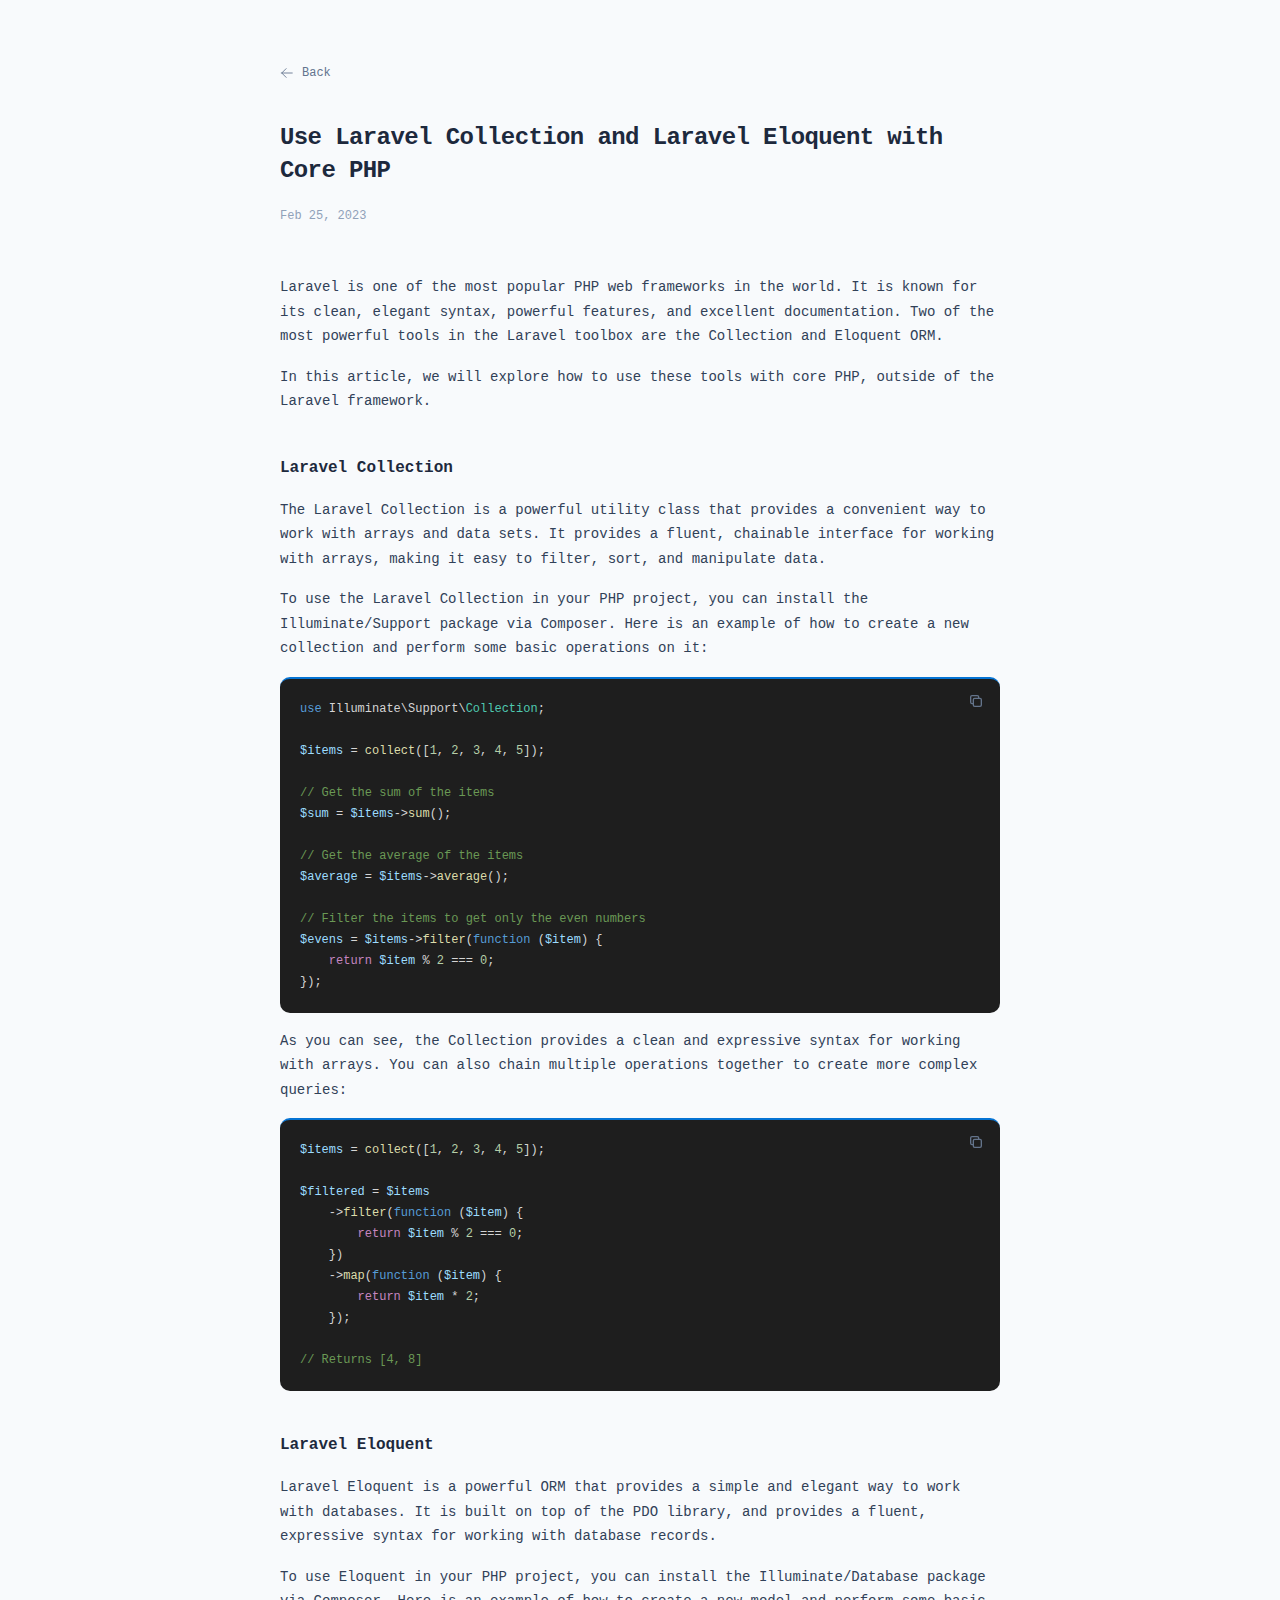
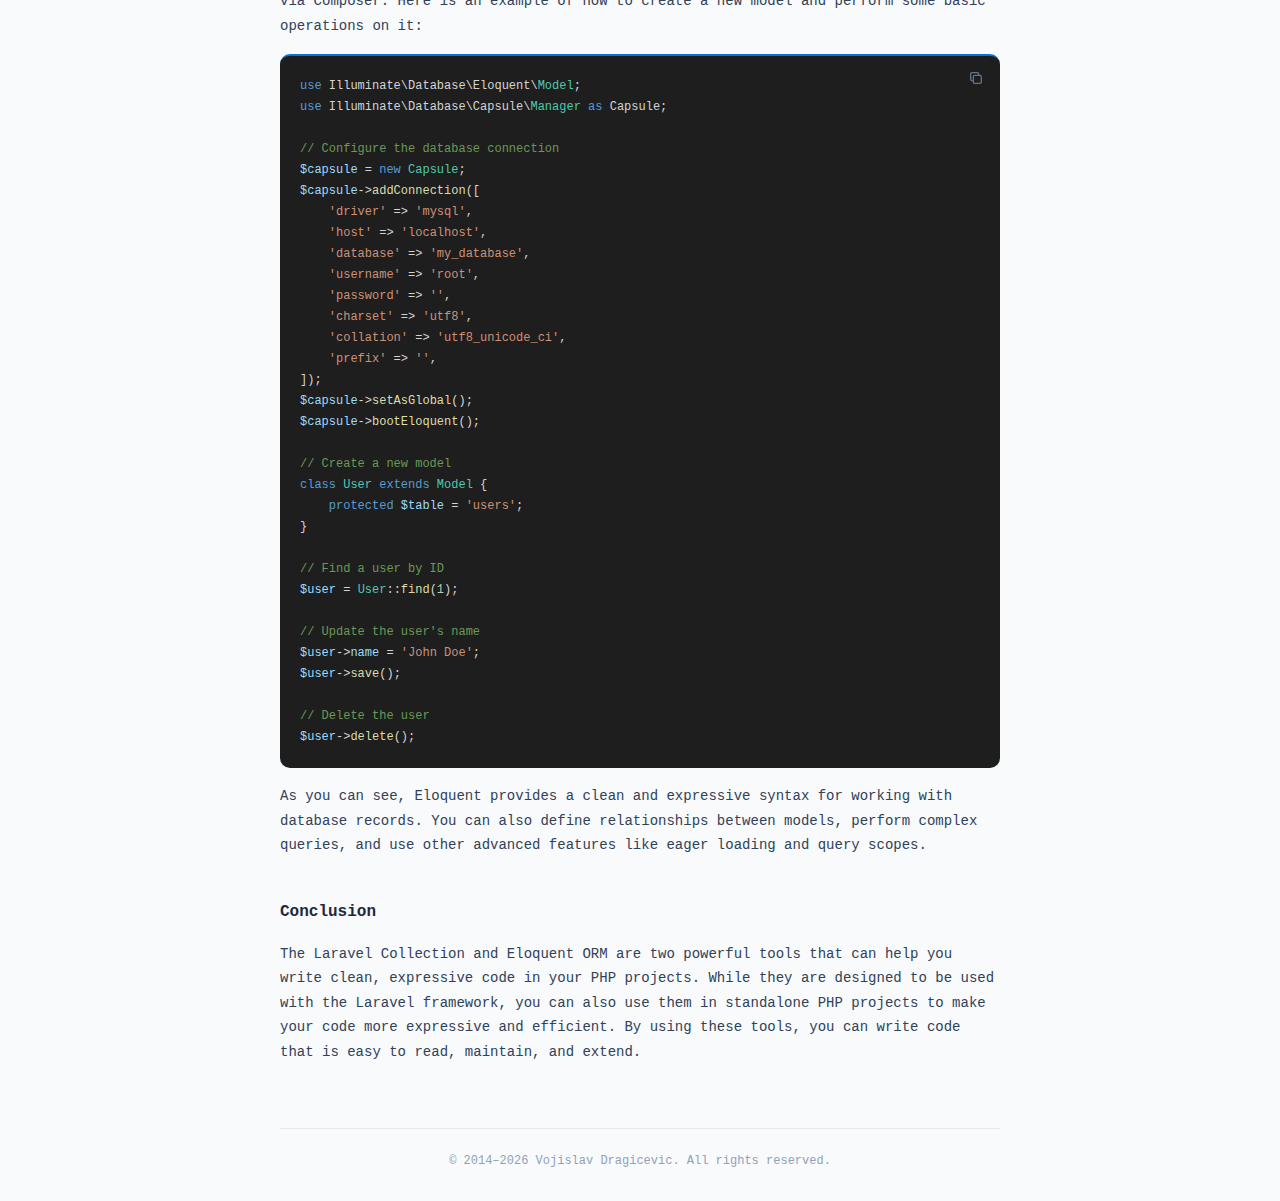
<file: articles/laravel-collection-and-eloquent-with-core-php/index.html>
<!DOCTYPE html>
<html lang="en">
<head>
    <meta charset="UTF-8">
    <meta name="viewport" content="width=device-width, initial-scale=1">
    <meta name="description" content="Find out how to use Laravel Collection and Eloquent ORM in plain PHP projects without the full Laravel framework.">
    <meta name="author" content="Vojislav Dragicevic">
    <meta name="robots" content="index,follow">

    <!-- Open Graph -->
    <meta property="og:type" content="article">
    <meta property="og:url" content="https://vojislavd.com/articles/laravel-collection-and-eloquent-with-core-php/">
    <meta property="og:title" content="Use Laravel Collection and Laravel Eloquent with Core PHP">
    <meta property="og:description" content="Find out how to use Laravel Collection and Eloquent ORM in plain PHP projects without the full Laravel framework.">
    <meta property="og:image" content="https://vojislavd.com/images/me.jpg">

    <!-- Twitter Card -->
    <meta name="twitter:card" content="summary_large_image">
    <meta name="twitter:title" content="Use Laravel Collection and Laravel Eloquent with Core PHP">
    <meta name="twitter:description" content="Find out how to use Laravel Collection and Eloquent ORM in plain PHP projects without the full Laravel framework.">
    <meta name="twitter:image" content="https://vojislavd.com/images/me.jpg">

    <title>Use Laravel Collection and Laravel Eloquent with Core PHP | Vojislav Dragicevic</title>
    <link rel="canonical" href="https://vojislavd.com/articles/laravel-collection-and-eloquent-with-core-php/">
    <link rel="alternate" href="https://vojislavd.com/articles/laravel-collection-and-eloquent-with-core-php/" hreflang="en">
    <link rel="icon" href="/images/logo.png" type="image/png">
  <link rel="stylesheet" crossorigin href="/assets/style-CjBnfhH-.css">
</head>
<body class="bg-slate-50 font-mono text-slate-800 min-h-screen">
    <div class="max-w-3xl mx-auto w-full px-6 py-10 sm:py-16">
        <main>
            <a
                href="/"
                class="inline-flex items-center gap-2 text-xs text-slate-500 hover:text-slate-700 transition-colors duration-200 mb-10"
            >
                <svg class="size-3.5" xmlns="http://www.w3.org/2000/svg" fill="none" viewBox="0 0 24 24" stroke-width="1.5" stroke="currentColor">
                    <path stroke-linecap="round" stroke-linejoin="round" d="M10.5 19.5 3 12m0 0 7.5-7.5M3 12h18" />
                </svg>
                Back
            </a>

            <article>
                <header class="space-y-4 mb-8 sm:mb-12">
                    <h1 class="text-xl sm:text-2xl font-bold tracking-tight leading-snug">Use Laravel Collection and Laravel Eloquent with Core PHP</h1>
                    <time class="text-xs text-slate-400">Feb 25, 2023</time>
                </header>

                <div class="article-content">
                    <p>Laravel is one of the most popular PHP web frameworks in the world. It is known for its clean, elegant syntax, powerful features, and excellent documentation. Two of the most powerful tools in the Laravel toolbox are the Collection and Eloquent ORM.</p>
<p>In this article, we will explore how to use these tools with core PHP, outside of the Laravel framework.</p>
<h2>Laravel Collection</h2>
<p>The Laravel Collection is a powerful utility class that provides a convenient way to work with arrays and data sets. It provides a fluent, chainable interface for working with arrays, making it easy to filter, sort, and manipulate data.</p>
<p>To use the Laravel Collection in your PHP project, you can install the Illuminate/Support package via Composer. Here is an example of how to create a new collection and perform some basic operations on it:</p>
<pre class="shiki dark-plus" style="background-color:#1E1E1E;color:#D4D4D4" tabindex="0"><code><span class="line"><span style="color:#569CD6">use</span><span style="color:#D4D4D4"> Illuminate\Support\</span><span style="color:#4EC9B0">Collection</span><span style="color:#D4D4D4">;</span></span>
<span class="line"></span>
<span class="line"><span style="color:#9CDCFE">$items</span><span style="color:#D4D4D4"> = </span><span style="color:#DCDCAA">collect</span><span style="color:#D4D4D4">([</span><span style="color:#B5CEA8">1</span><span style="color:#D4D4D4">, </span><span style="color:#B5CEA8">2</span><span style="color:#D4D4D4">, </span><span style="color:#B5CEA8">3</span><span style="color:#D4D4D4">, </span><span style="color:#B5CEA8">4</span><span style="color:#D4D4D4">, </span><span style="color:#B5CEA8">5</span><span style="color:#D4D4D4">]);</span></span>
<span class="line"></span>
<span class="line"><span style="color:#6A9955">// Get the sum of the items</span></span>
<span class="line"><span style="color:#9CDCFE">$sum</span><span style="color:#D4D4D4"> = </span><span style="color:#9CDCFE">$items</span><span style="color:#D4D4D4">-></span><span style="color:#DCDCAA">sum</span><span style="color:#D4D4D4">();</span></span>
<span class="line"></span>
<span class="line"><span style="color:#6A9955">// Get the average of the items</span></span>
<span class="line"><span style="color:#9CDCFE">$average</span><span style="color:#D4D4D4"> = </span><span style="color:#9CDCFE">$items</span><span style="color:#D4D4D4">-></span><span style="color:#DCDCAA">average</span><span style="color:#D4D4D4">();</span></span>
<span class="line"></span>
<span class="line"><span style="color:#6A9955">// Filter the items to get only the even numbers</span></span>
<span class="line"><span style="color:#9CDCFE">$evens</span><span style="color:#D4D4D4"> = </span><span style="color:#9CDCFE">$items</span><span style="color:#D4D4D4">-></span><span style="color:#DCDCAA">filter</span><span style="color:#D4D4D4">(</span><span style="color:#569CD6">function</span><span style="color:#D4D4D4"> (</span><span style="color:#9CDCFE">$item</span><span style="color:#D4D4D4">) {</span></span>
<span class="line"><span style="color:#C586C0">    return</span><span style="color:#9CDCFE"> $item</span><span style="color:#D4D4D4"> % </span><span style="color:#B5CEA8">2</span><span style="color:#D4D4D4"> === </span><span style="color:#B5CEA8">0</span><span style="color:#D4D4D4">;</span></span>
<span class="line"><span style="color:#D4D4D4">});</span></span></code></pre><p>As you can see, the Collection provides a clean and expressive syntax for working with arrays. You can also chain multiple operations together to create more complex queries:</p>
<pre class="shiki dark-plus" style="background-color:#1E1E1E;color:#D4D4D4" tabindex="0"><code><span class="line"><span style="color:#9CDCFE">$items</span><span style="color:#D4D4D4"> = </span><span style="color:#DCDCAA">collect</span><span style="color:#D4D4D4">([</span><span style="color:#B5CEA8">1</span><span style="color:#D4D4D4">, </span><span style="color:#B5CEA8">2</span><span style="color:#D4D4D4">, </span><span style="color:#B5CEA8">3</span><span style="color:#D4D4D4">, </span><span style="color:#B5CEA8">4</span><span style="color:#D4D4D4">, </span><span style="color:#B5CEA8">5</span><span style="color:#D4D4D4">]);</span></span>
<span class="line"></span>
<span class="line"><span style="color:#9CDCFE">$filtered</span><span style="color:#D4D4D4"> = </span><span style="color:#9CDCFE">$items</span></span>
<span class="line"><span style="color:#D4D4D4">    -></span><span style="color:#DCDCAA">filter</span><span style="color:#D4D4D4">(</span><span style="color:#569CD6">function</span><span style="color:#D4D4D4"> (</span><span style="color:#9CDCFE">$item</span><span style="color:#D4D4D4">) {</span></span>
<span class="line"><span style="color:#C586C0">        return</span><span style="color:#9CDCFE"> $item</span><span style="color:#D4D4D4"> % </span><span style="color:#B5CEA8">2</span><span style="color:#D4D4D4"> === </span><span style="color:#B5CEA8">0</span><span style="color:#D4D4D4">;</span></span>
<span class="line"><span style="color:#D4D4D4">    })</span></span>
<span class="line"><span style="color:#D4D4D4">    -></span><span style="color:#DCDCAA">map</span><span style="color:#D4D4D4">(</span><span style="color:#569CD6">function</span><span style="color:#D4D4D4"> (</span><span style="color:#9CDCFE">$item</span><span style="color:#D4D4D4">) {</span></span>
<span class="line"><span style="color:#C586C0">        return</span><span style="color:#9CDCFE"> $item</span><span style="color:#D4D4D4"> * </span><span style="color:#B5CEA8">2</span><span style="color:#D4D4D4">;</span></span>
<span class="line"><span style="color:#D4D4D4">    });</span></span>
<span class="line"></span>
<span class="line"><span style="color:#6A9955">// Returns [4, 8]</span></span></code></pre><h2>Laravel Eloquent</h2>
<p>Laravel Eloquent is a powerful ORM that provides a simple and elegant way to work with databases. It is built on top of the PDO library, and provides a fluent, expressive syntax for working with database records.</p>
<p>To use Eloquent in your PHP project, you can install the Illuminate/Database package via Composer. Here is an example of how to create a new model and perform some basic operations on it:</p>
<pre class="shiki dark-plus" style="background-color:#1E1E1E;color:#D4D4D4" tabindex="0"><code><span class="line"><span style="color:#569CD6">use</span><span style="color:#D4D4D4"> Illuminate\Database\Eloquent\</span><span style="color:#4EC9B0">Model</span><span style="color:#D4D4D4">;</span></span>
<span class="line"><span style="color:#569CD6">use</span><span style="color:#D4D4D4"> Illuminate\Database\Capsule\</span><span style="color:#4EC9B0">Manager</span><span style="color:#569CD6"> as</span><span style="color:#D4D4D4"> Capsule;</span></span>
<span class="line"></span>
<span class="line"><span style="color:#6A9955">// Configure the database connection</span></span>
<span class="line"><span style="color:#9CDCFE">$capsule</span><span style="color:#D4D4D4"> = </span><span style="color:#569CD6">new</span><span style="color:#4EC9B0"> Capsule</span><span style="color:#D4D4D4">;</span></span>
<span class="line"><span style="color:#9CDCFE">$capsule</span><span style="color:#D4D4D4">-></span><span style="color:#DCDCAA">addConnection</span><span style="color:#D4D4D4">([</span></span>
<span class="line"><span style="color:#CE9178">    'driver'</span><span style="color:#D4D4D4"> => </span><span style="color:#CE9178">'mysql'</span><span style="color:#D4D4D4">,</span></span>
<span class="line"><span style="color:#CE9178">    'host'</span><span style="color:#D4D4D4"> => </span><span style="color:#CE9178">'localhost'</span><span style="color:#D4D4D4">,</span></span>
<span class="line"><span style="color:#CE9178">    'database'</span><span style="color:#D4D4D4"> => </span><span style="color:#CE9178">'my_database'</span><span style="color:#D4D4D4">,</span></span>
<span class="line"><span style="color:#CE9178">    'username'</span><span style="color:#D4D4D4"> => </span><span style="color:#CE9178">'root'</span><span style="color:#D4D4D4">,</span></span>
<span class="line"><span style="color:#CE9178">    'password'</span><span style="color:#D4D4D4"> => </span><span style="color:#CE9178">''</span><span style="color:#D4D4D4">,</span></span>
<span class="line"><span style="color:#CE9178">    'charset'</span><span style="color:#D4D4D4"> => </span><span style="color:#CE9178">'utf8'</span><span style="color:#D4D4D4">,</span></span>
<span class="line"><span style="color:#CE9178">    'collation'</span><span style="color:#D4D4D4"> => </span><span style="color:#CE9178">'utf8_unicode_ci'</span><span style="color:#D4D4D4">,</span></span>
<span class="line"><span style="color:#CE9178">    'prefix'</span><span style="color:#D4D4D4"> => </span><span style="color:#CE9178">''</span><span style="color:#D4D4D4">,</span></span>
<span class="line"><span style="color:#D4D4D4">]);</span></span>
<span class="line"><span style="color:#9CDCFE">$capsule</span><span style="color:#D4D4D4">-></span><span style="color:#DCDCAA">setAsGlobal</span><span style="color:#D4D4D4">();</span></span>
<span class="line"><span style="color:#9CDCFE">$capsule</span><span style="color:#D4D4D4">-></span><span style="color:#DCDCAA">bootEloquent</span><span style="color:#D4D4D4">();</span></span>
<span class="line"></span>
<span class="line"><span style="color:#6A9955">// Create a new model</span></span>
<span class="line"><span style="color:#569CD6">class</span><span style="color:#4EC9B0"> User</span><span style="color:#569CD6"> extends</span><span style="color:#4EC9B0"> Model</span><span style="color:#D4D4D4"> {</span></span>
<span class="line"><span style="color:#569CD6">    protected</span><span style="color:#9CDCFE"> $table</span><span style="color:#D4D4D4"> = </span><span style="color:#CE9178">'users'</span><span style="color:#D4D4D4">;</span></span>
<span class="line"><span style="color:#D4D4D4">}</span></span>
<span class="line"></span>
<span class="line"><span style="color:#6A9955">// Find a user by ID</span></span>
<span class="line"><span style="color:#9CDCFE">$user</span><span style="color:#D4D4D4"> = </span><span style="color:#4EC9B0">User</span><span style="color:#D4D4D4">::</span><span style="color:#DCDCAA">find</span><span style="color:#D4D4D4">(</span><span style="color:#B5CEA8">1</span><span style="color:#D4D4D4">);</span></span>
<span class="line"></span>
<span class="line"><span style="color:#6A9955">// Update the user's name</span></span>
<span class="line"><span style="color:#9CDCFE">$user</span><span style="color:#D4D4D4">-></span><span style="color:#9CDCFE">name</span><span style="color:#D4D4D4"> = </span><span style="color:#CE9178">'John Doe'</span><span style="color:#D4D4D4">;</span></span>
<span class="line"><span style="color:#9CDCFE">$user</span><span style="color:#D4D4D4">-></span><span style="color:#DCDCAA">save</span><span style="color:#D4D4D4">();</span></span>
<span class="line"></span>
<span class="line"><span style="color:#6A9955">// Delete the user</span></span>
<span class="line"><span style="color:#9CDCFE">$user</span><span style="color:#D4D4D4">-></span><span style="color:#DCDCAA">delete</span><span style="color:#D4D4D4">();</span></span></code></pre><p>As you can see, Eloquent provides a clean and expressive syntax for working with database records. You can also define relationships between models, perform complex queries, and use other advanced features like eager loading and query scopes.</p>
<h2>Conclusion</h2>
<p>The Laravel Collection and Eloquent ORM are two powerful tools that can help you write clean, expressive code in your PHP projects. While they are designed to be used with the Laravel framework, you can also use them in standalone PHP projects to make your code more expressive and efficient. By using these tools, you can write code that is easy to read, maintain, and extend.</p>

                </div>
            </article>
        </main>
    </div>

    <footer class="max-w-3xl mx-auto w-full px-6 pb-8">
        <div class="h-px bg-slate-200 mb-6"></div>
        <p class="text-xs text-slate-400 text-center">
            © 2014–<script>document.write(new Date().getFullYear())</script> <a href="https://vojislavd.com" class="hover:text-slate-600 transition-colors duration-200">Vojislav Dragicevic</a>. All rights reserved.
        </p>
    </footer>

    <script>
        const iconCopy = '<svg width="16" height="16" viewBox="0 0 24 24" fill="none" stroke="currentColor" stroke-width="2" stroke-linecap="round" stroke-linejoin="round"><rect x="8" y="8" width="12" height="12" rx="2"/><path d="M16 8V6a2 2 0 0 0-2-2H6a2 2 0 0 0-2 2v8a2 2 0 0 0 2 2h2"/></svg>'
        const iconCheck = '<svg width="16" height="16" viewBox="0 0 24 24" fill="none" stroke="currentColor" stroke-width="2.5" stroke-linecap="round" stroke-linejoin="round"><polyline points="20 6 9 17 4 12"/></svg>'

        document.querySelectorAll('.article-content pre').forEach(pre => {
            const wrapper = document.createElement('div')
            wrapper.style.cssText = 'position:relative'
            pre.parentNode.insertBefore(wrapper, pre)
            wrapper.appendChild(pre)

            const btn = document.createElement('button')
            btn.className = 'copy-btn'
            btn.innerHTML = iconCopy
            wrapper.appendChild(btn)

            btn.addEventListener('click', () => {
                navigator.clipboard.writeText(pre.querySelector('code').innerText)
                btn.innerHTML = iconCheck
                btn.classList.add('copied')
                setTimeout(() => {
                    btn.innerHTML = iconCopy
                    btn.classList.remove('copied')
                }, 2000)
            })
        })
    </script>
</body>
</html>
</file>
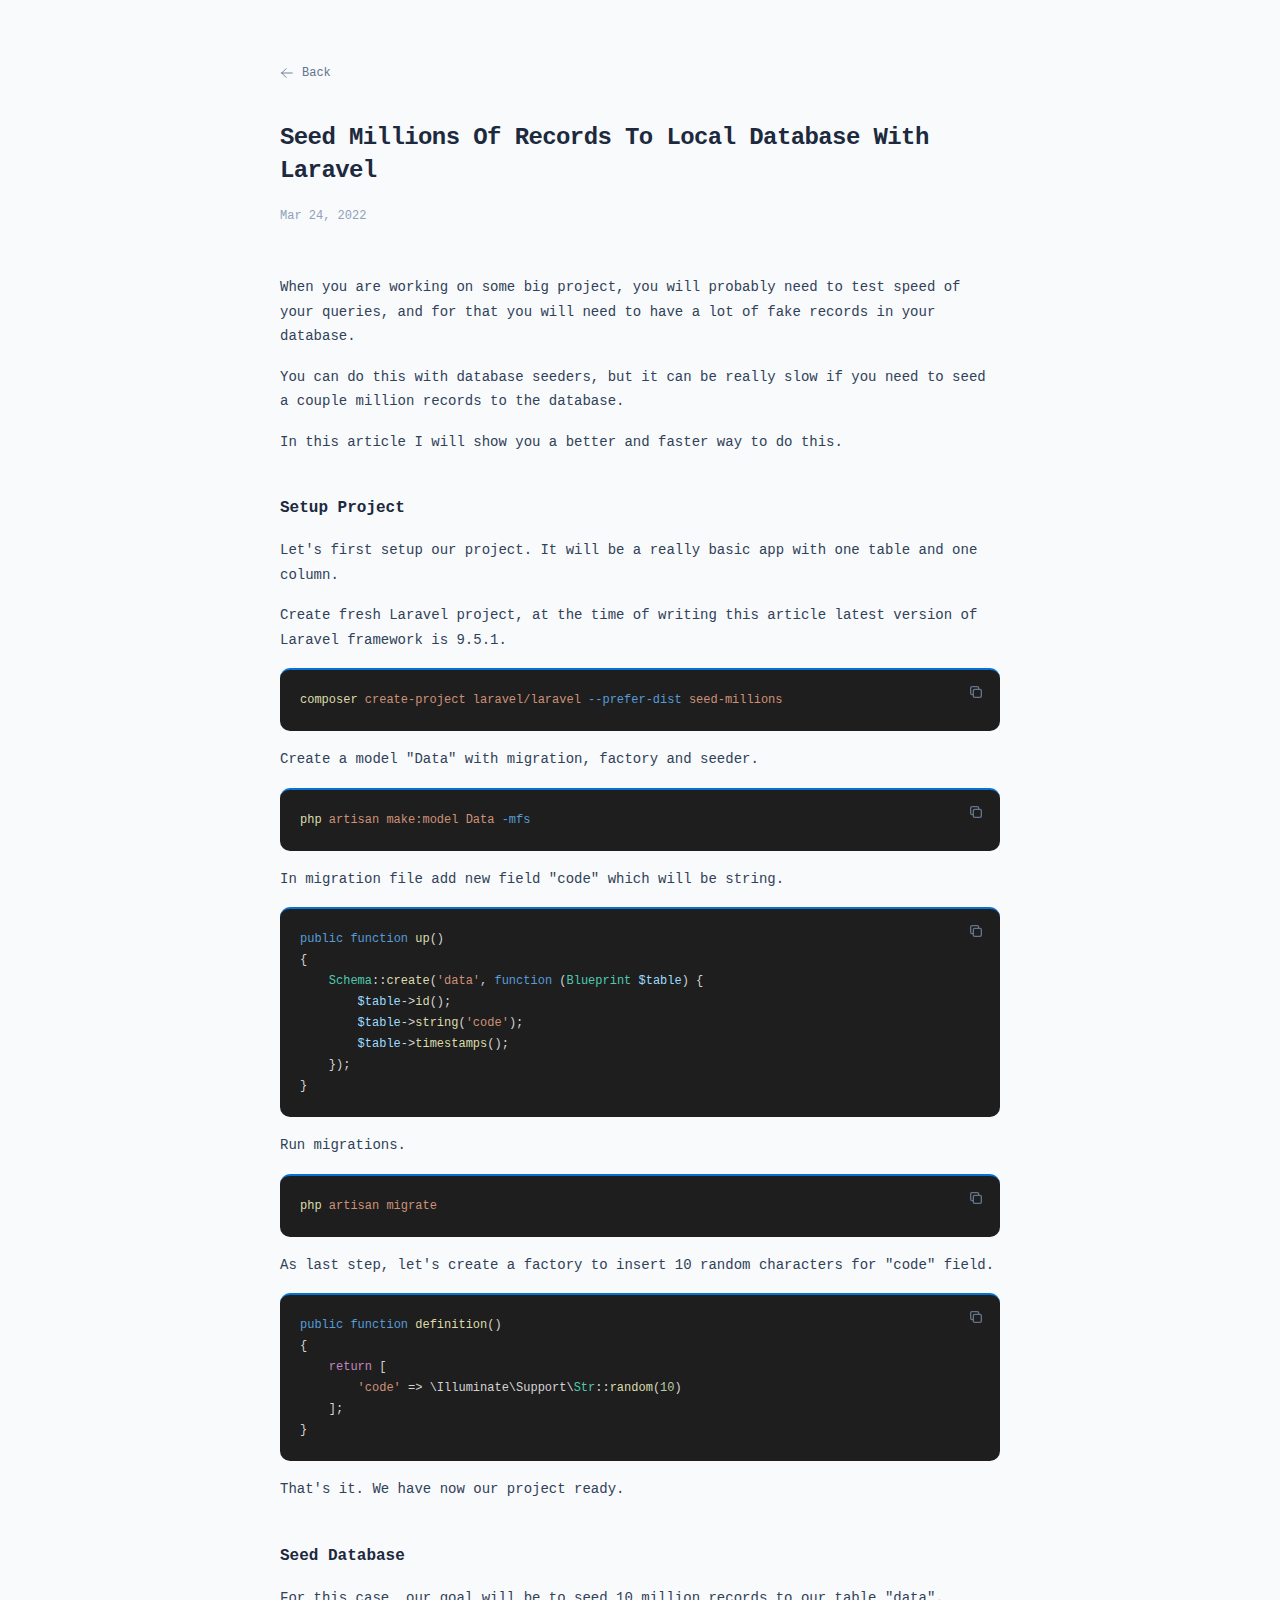
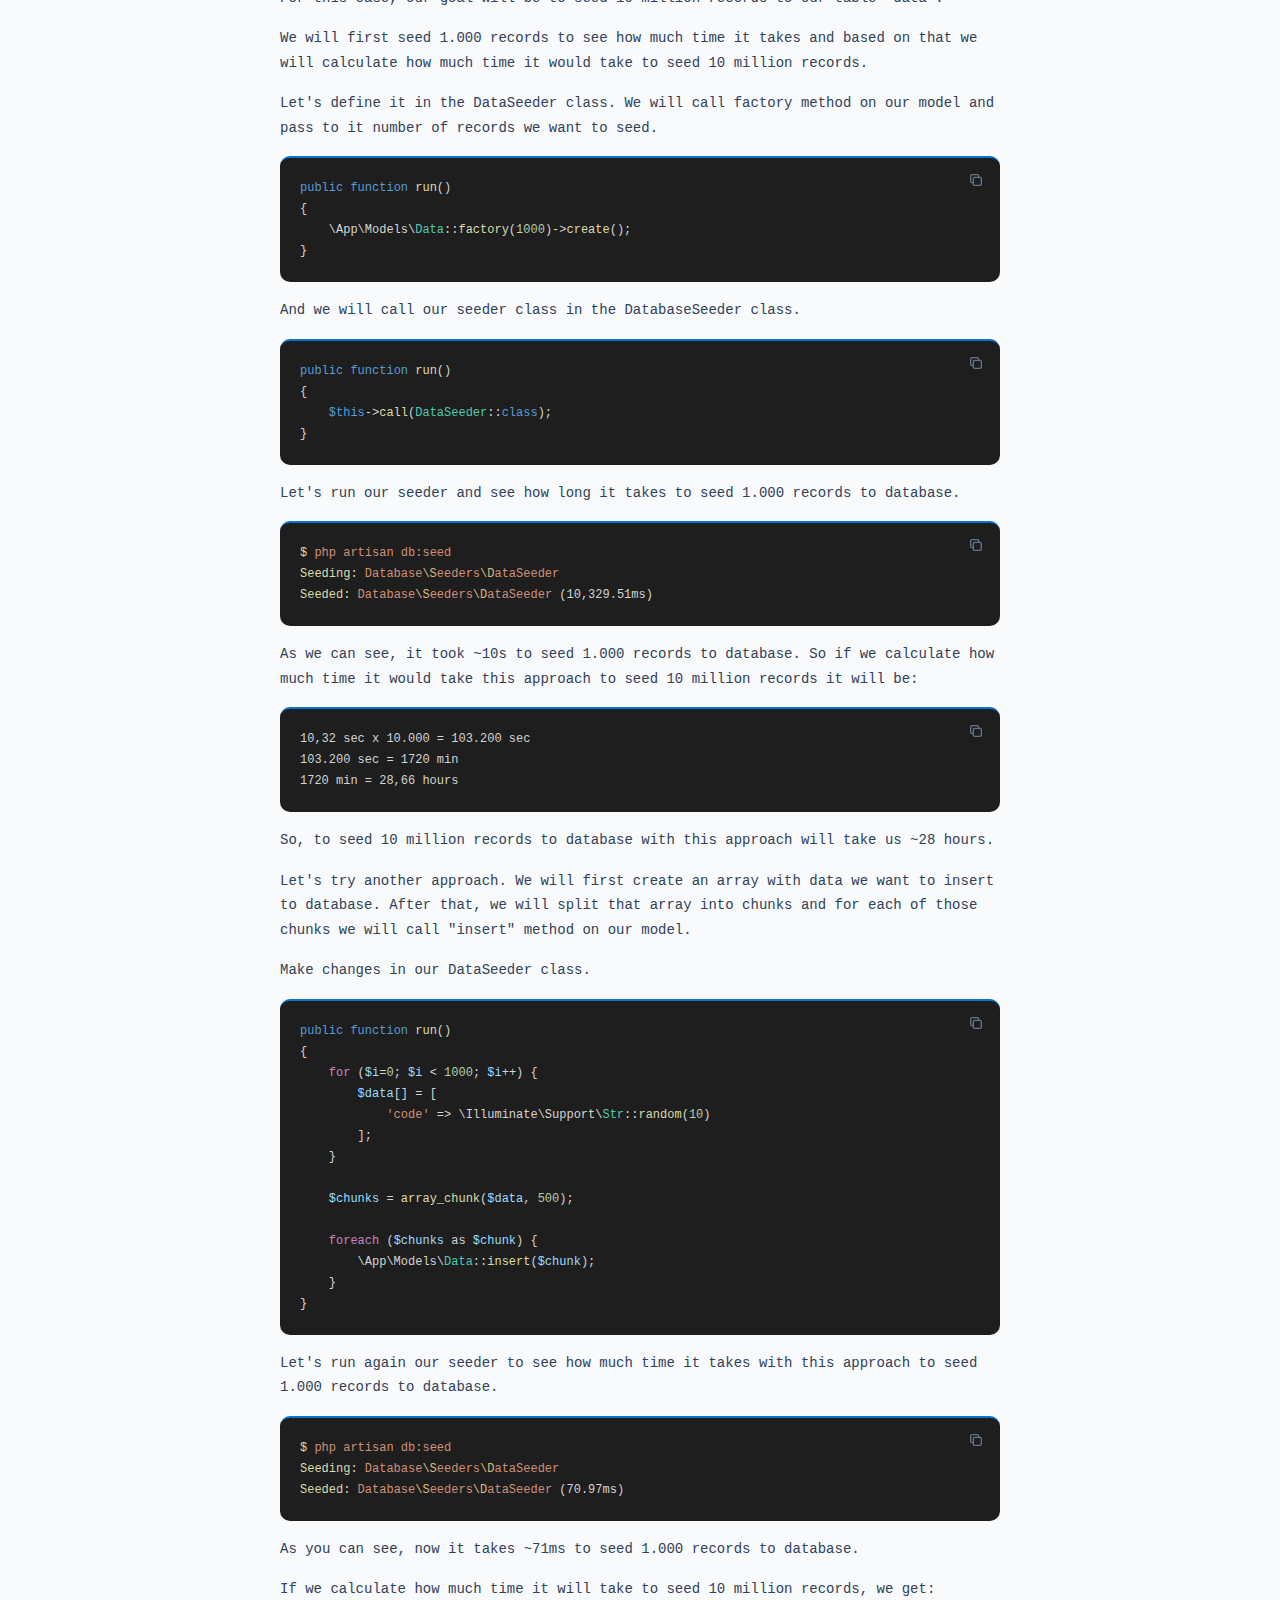
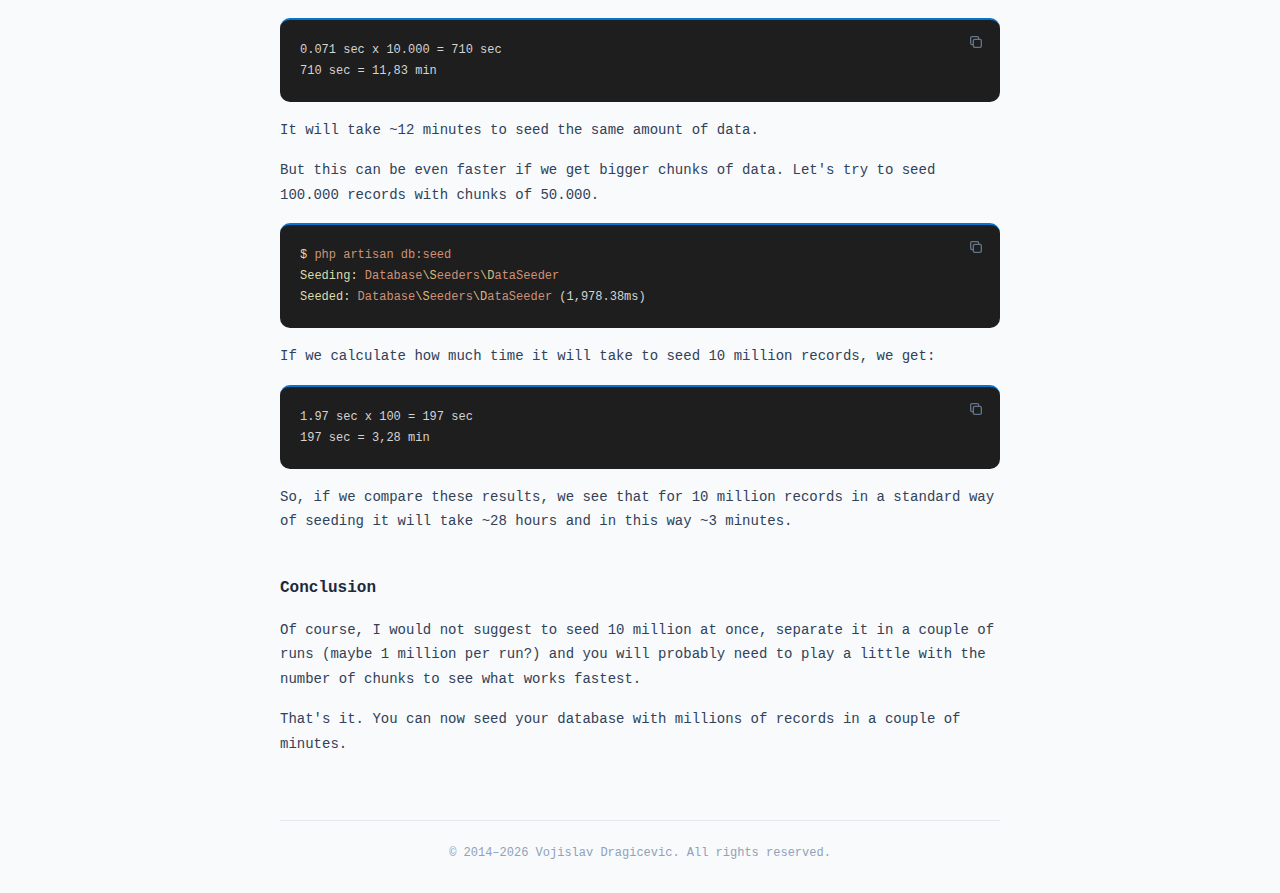
<file: articles/seed-millions-of-records-with-laravel/index.html>
<!DOCTYPE html>
<html lang="en">
<head>
    <meta charset="UTF-8">
    <meta name="viewport" content="width=device-width, initial-scale=1">
    <meta name="description" content="How to efficiently seed millions of records into a local database using Laravel seeders and factories without running out of memory.">
    <meta name="author" content="Vojislav Dragicevic">
    <meta name="robots" content="index,follow">

    <!-- Open Graph -->
    <meta property="og:type" content="article">
    <meta property="og:url" content="https://vojislavd.com/articles/seed-millions-of-records-with-laravel/">
    <meta property="og:title" content="Seed Millions Of Records To Local Database With Laravel">
    <meta property="og:description" content="How to efficiently seed millions of records into a local database using Laravel seeders and factories without running out of memory.">
    <meta property="og:image" content="https://vojislavd.com/images/me.jpg">

    <!-- Twitter Card -->
    <meta name="twitter:card" content="summary_large_image">
    <meta name="twitter:title" content="Seed Millions Of Records To Local Database With Laravel">
    <meta name="twitter:description" content="How to efficiently seed millions of records into a local database using Laravel seeders and factories without running out of memory.">
    <meta name="twitter:image" content="https://vojislavd.com/images/me.jpg">

    <title>Seed Millions Of Records To Local Database With Laravel | Vojislav Dragicevic</title>
    <link rel="canonical" href="https://vojislavd.com/articles/seed-millions-of-records-with-laravel/">
    <link rel="alternate" href="https://vojislavd.com/articles/seed-millions-of-records-with-laravel/" hreflang="en">
    <link rel="icon" href="/images/logo.png" type="image/png">
  <link rel="stylesheet" crossorigin href="/assets/style-CjBnfhH-.css">
</head>
<body class="bg-slate-50 font-mono text-slate-800 min-h-screen">
    <div class="max-w-3xl mx-auto w-full px-6 py-10 sm:py-16">
        <main>
            <a
                href="/"
                class="inline-flex items-center gap-2 text-xs text-slate-500 hover:text-slate-700 transition-colors duration-200 mb-10"
            >
                <svg class="size-3.5" xmlns="http://www.w3.org/2000/svg" fill="none" viewBox="0 0 24 24" stroke-width="1.5" stroke="currentColor">
                    <path stroke-linecap="round" stroke-linejoin="round" d="M10.5 19.5 3 12m0 0 7.5-7.5M3 12h18" />
                </svg>
                Back
            </a>

            <article>
                <header class="space-y-4 mb-8 sm:mb-12">
                    <h1 class="text-xl sm:text-2xl font-bold tracking-tight leading-snug">Seed Millions Of Records To Local Database With Laravel</h1>
                    <time class="text-xs text-slate-400">Mar 24, 2022</time>
                </header>

                <div class="article-content">
                    <p>When you are working on some big project, you will probably need to test speed of your queries, and for that you will need to have a lot of fake records in your database.</p>
<p>You can do this with database seeders, but it can be really slow if you need to seed a couple million records to the database.</p>
<p>In this article I will show you a better and faster way to do this.</p>
<h2>Setup Project</h2>
<p>Let&#39;s first setup our project. It will be a really basic app with one table and one column.</p>
<p>Create fresh Laravel project, at the time of writing this article latest version of Laravel framework is 9.5.1.</p>
<pre class="shiki dark-plus" style="background-color:#1E1E1E;color:#D4D4D4" tabindex="0"><code><span class="line"><span style="color:#DCDCAA">composer</span><span style="color:#CE9178"> create-project</span><span style="color:#CE9178"> laravel/laravel</span><span style="color:#569CD6"> --prefer-dist</span><span style="color:#CE9178"> seed-millions</span></span></code></pre><p>Create a model &quot;Data&quot; with migration, factory and seeder.</p>
<pre class="shiki dark-plus" style="background-color:#1E1E1E;color:#D4D4D4" tabindex="0"><code><span class="line"><span style="color:#DCDCAA">php</span><span style="color:#CE9178"> artisan</span><span style="color:#CE9178"> make:model</span><span style="color:#CE9178"> Data</span><span style="color:#569CD6"> -mfs</span></span></code></pre><p>In migration file add new field &quot;code&quot; which will be string.</p>
<pre class="shiki dark-plus" style="background-color:#1E1E1E;color:#D4D4D4" tabindex="0"><code><span class="line"><span style="color:#569CD6">public</span><span style="color:#569CD6"> function</span><span style="color:#DCDCAA"> up</span><span style="color:#D4D4D4">()</span></span>
<span class="line"><span style="color:#D4D4D4">{</span></span>
<span class="line"><span style="color:#4EC9B0">    Schema</span><span style="color:#D4D4D4">::</span><span style="color:#DCDCAA">create</span><span style="color:#D4D4D4">(</span><span style="color:#CE9178">'data'</span><span style="color:#D4D4D4">, </span><span style="color:#569CD6">function</span><span style="color:#D4D4D4"> (</span><span style="color:#4EC9B0">Blueprint</span><span style="color:#9CDCFE"> $table</span><span style="color:#D4D4D4">) {</span></span>
<span class="line"><span style="color:#9CDCFE">        $table</span><span style="color:#D4D4D4">-></span><span style="color:#DCDCAA">id</span><span style="color:#D4D4D4">();</span></span>
<span class="line"><span style="color:#9CDCFE">        $table</span><span style="color:#D4D4D4">-></span><span style="color:#DCDCAA">string</span><span style="color:#D4D4D4">(</span><span style="color:#CE9178">'code'</span><span style="color:#D4D4D4">);</span></span>
<span class="line"><span style="color:#9CDCFE">        $table</span><span style="color:#D4D4D4">-></span><span style="color:#DCDCAA">timestamps</span><span style="color:#D4D4D4">();</span></span>
<span class="line"><span style="color:#D4D4D4">    });</span></span>
<span class="line"><span style="color:#D4D4D4">}</span></span></code></pre><p>Run migrations.</p>
<pre class="shiki dark-plus" style="background-color:#1E1E1E;color:#D4D4D4" tabindex="0"><code><span class="line"><span style="color:#DCDCAA">php</span><span style="color:#CE9178"> artisan</span><span style="color:#CE9178"> migrate</span></span></code></pre><p>As last step, let&#39;s create a factory to insert 10 random characters for &quot;code&quot; field.</p>
<pre class="shiki dark-plus" style="background-color:#1E1E1E;color:#D4D4D4" tabindex="0"><code><span class="line"><span style="color:#569CD6">public</span><span style="color:#569CD6"> function</span><span style="color:#DCDCAA"> definition</span><span style="color:#D4D4D4">()</span></span>
<span class="line"><span style="color:#D4D4D4">{</span></span>
<span class="line"><span style="color:#C586C0">    return</span><span style="color:#D4D4D4"> [</span></span>
<span class="line"><span style="color:#CE9178">        'code'</span><span style="color:#D4D4D4"> => \Illuminate\Support\</span><span style="color:#4EC9B0">Str</span><span style="color:#D4D4D4">::</span><span style="color:#DCDCAA">random</span><span style="color:#D4D4D4">(</span><span style="color:#B5CEA8">10</span><span style="color:#D4D4D4">)</span></span>
<span class="line"><span style="color:#D4D4D4">    ];</span></span>
<span class="line"><span style="color:#D4D4D4">}</span></span></code></pre><p>That&#39;s it. We have now our project ready.</p>
<h2>Seed Database</h2>
<p>For this case, our goal will be to seed 10 million records to our table &quot;data&quot;.</p>
<p>We will first seed 1.000 records to see how much time it takes and based on that we will calculate how much time it would take to seed 10 million records.</p>
<p>Let&#39;s define it in the DataSeeder class. We will call factory method on our model and pass to it number of records we want to seed.</p>
<pre class="shiki dark-plus" style="background-color:#1E1E1E;color:#D4D4D4" tabindex="0"><code><span class="line"><span style="color:#569CD6">public</span><span style="color:#569CD6"> function</span><span style="color:#DCDCAA"> run</span><span style="color:#D4D4D4">()</span></span>
<span class="line"><span style="color:#D4D4D4">{</span></span>
<span class="line"><span style="color:#D4D4D4">    \App\Models\</span><span style="color:#4EC9B0">Data</span><span style="color:#D4D4D4">::</span><span style="color:#DCDCAA">factory</span><span style="color:#D4D4D4">(</span><span style="color:#B5CEA8">1000</span><span style="color:#D4D4D4">)-></span><span style="color:#DCDCAA">create</span><span style="color:#D4D4D4">();</span></span>
<span class="line"><span style="color:#D4D4D4">}</span></span></code></pre><p>And we will call our seeder class in the DatabaseSeeder class.</p>
<pre class="shiki dark-plus" style="background-color:#1E1E1E;color:#D4D4D4" tabindex="0"><code><span class="line"><span style="color:#569CD6">public</span><span style="color:#569CD6"> function</span><span style="color:#DCDCAA"> run</span><span style="color:#D4D4D4">()</span></span>
<span class="line"><span style="color:#D4D4D4">{</span></span>
<span class="line"><span style="color:#569CD6">    $this</span><span style="color:#D4D4D4">-></span><span style="color:#DCDCAA">call</span><span style="color:#D4D4D4">(</span><span style="color:#4EC9B0">DataSeeder</span><span style="color:#D4D4D4">::</span><span style="color:#569CD6">class</span><span style="color:#D4D4D4">);</span></span>
<span class="line"><span style="color:#D4D4D4">}</span></span></code></pre><p>Let&#39;s run our seeder and see how long it takes to seed 1.000 records to database.</p>
<pre class="shiki dark-plus" style="background-color:#1E1E1E;color:#D4D4D4" tabindex="0"><code><span class="line"><span style="color:#DCDCAA">$</span><span style="color:#CE9178"> php</span><span style="color:#CE9178"> artisan</span><span style="color:#CE9178"> db:seed</span></span>
<span class="line"><span style="color:#DCDCAA">Seeding:</span><span style="color:#CE9178"> Database</span><span style="color:#D7BA7D">\S</span><span style="color:#CE9178">eeders</span><span style="color:#D7BA7D">\D</span><span style="color:#CE9178">ataSeeder</span></span>
<span class="line"><span style="color:#DCDCAA">Seeded:</span><span style="color:#CE9178"> Database</span><span style="color:#D7BA7D">\S</span><span style="color:#CE9178">eeders</span><span style="color:#D7BA7D">\D</span><span style="color:#CE9178">ataSeeder</span><span style="color:#D4D4D4"> (10,329.51ms)</span></span></code></pre><p>As we can see, it took ~10s to seed 1.000 records to database. So if we calculate how much time it would take this approach to seed 10 million records it will be:</p>
<pre class="shiki dark-plus" style="background-color:#1E1E1E;color:#D4D4D4" tabindex="0"><code><span class="line"><span>10,32 sec x 10.000 = 103.200 sec</span></span>
<span class="line"><span>103.200 sec = 1720 min</span></span>
<span class="line"><span>1720 min = 28,66 hours</span></span></code></pre><p>So, to seed 10 million records to database with this approach will take us ~28 hours.</p>
<p>Let&#39;s try another approach. We will first create an array with data we want to insert to database. After that, we will split that array into chunks and for each of those chunks we will call &quot;insert&quot; method on our model.</p>
<p>Make changes in our DataSeeder class.</p>
<pre class="shiki dark-plus" style="background-color:#1E1E1E;color:#D4D4D4" tabindex="0"><code><span class="line"><span style="color:#569CD6">public</span><span style="color:#569CD6"> function</span><span style="color:#DCDCAA"> run</span><span style="color:#D4D4D4">()</span></span>
<span class="line"><span style="color:#D4D4D4">{</span></span>
<span class="line"><span style="color:#C586C0">    for</span><span style="color:#D4D4D4"> (</span><span style="color:#9CDCFE">$i</span><span style="color:#D4D4D4">=</span><span style="color:#B5CEA8">0</span><span style="color:#D4D4D4">; </span><span style="color:#9CDCFE">$i</span><span style="color:#D4D4D4"> &#x3C; </span><span style="color:#B5CEA8">1000</span><span style="color:#D4D4D4">; </span><span style="color:#9CDCFE">$i</span><span style="color:#D4D4D4">++) {</span></span>
<span class="line"><span style="color:#9CDCFE">        $data</span><span style="color:#D4D4D4">[] = [</span></span>
<span class="line"><span style="color:#CE9178">            'code'</span><span style="color:#D4D4D4"> => \Illuminate\Support\</span><span style="color:#4EC9B0">Str</span><span style="color:#D4D4D4">::</span><span style="color:#DCDCAA">random</span><span style="color:#D4D4D4">(</span><span style="color:#B5CEA8">10</span><span style="color:#D4D4D4">)</span></span>
<span class="line"><span style="color:#D4D4D4">        ];</span></span>
<span class="line"><span style="color:#D4D4D4">    }</span></span>
<span class="line"></span>
<span class="line"><span style="color:#9CDCFE">    $chunks</span><span style="color:#D4D4D4"> = </span><span style="color:#DCDCAA">array_chunk</span><span style="color:#D4D4D4">(</span><span style="color:#9CDCFE">$data</span><span style="color:#D4D4D4">, </span><span style="color:#B5CEA8">500</span><span style="color:#D4D4D4">);</span></span>
<span class="line"></span>
<span class="line"><span style="color:#C586C0">    foreach</span><span style="color:#D4D4D4"> (</span><span style="color:#9CDCFE">$chunks</span><span style="color:#D4D4D4"> as </span><span style="color:#9CDCFE">$chunk</span><span style="color:#D4D4D4">) {</span></span>
<span class="line"><span style="color:#D4D4D4">        \App\Models\</span><span style="color:#4EC9B0">Data</span><span style="color:#D4D4D4">::</span><span style="color:#DCDCAA">insert</span><span style="color:#D4D4D4">(</span><span style="color:#9CDCFE">$chunk</span><span style="color:#D4D4D4">);</span></span>
<span class="line"><span style="color:#D4D4D4">    }</span></span>
<span class="line"><span style="color:#D4D4D4">}</span></span></code></pre><p>Let&#39;s run again our seeder to see how much time it takes with this approach to seed 1.000 records to database.</p>
<pre class="shiki dark-plus" style="background-color:#1E1E1E;color:#D4D4D4" tabindex="0"><code><span class="line"><span style="color:#DCDCAA">$</span><span style="color:#CE9178"> php</span><span style="color:#CE9178"> artisan</span><span style="color:#CE9178"> db:seed</span></span>
<span class="line"><span style="color:#DCDCAA">Seeding:</span><span style="color:#CE9178"> Database</span><span style="color:#D7BA7D">\S</span><span style="color:#CE9178">eeders</span><span style="color:#D7BA7D">\D</span><span style="color:#CE9178">ataSeeder</span></span>
<span class="line"><span style="color:#DCDCAA">Seeded:</span><span style="color:#CE9178"> Database</span><span style="color:#D7BA7D">\S</span><span style="color:#CE9178">eeders</span><span style="color:#D7BA7D">\D</span><span style="color:#CE9178">ataSeeder</span><span style="color:#D4D4D4"> (70.97ms)</span></span></code></pre><p>As you can see, now it takes ~71ms to seed 1.000 records to database.</p>
<p>If we calculate how much time it will take to seed 10 million records, we get:</p>
<pre class="shiki dark-plus" style="background-color:#1E1E1E;color:#D4D4D4" tabindex="0"><code><span class="line"><span>0.071 sec x 10.000 = 710 sec</span></span>
<span class="line"><span>710 sec = 11,83 min</span></span></code></pre><p>It will take ~12 minutes to seed the same amount of data.</p>
<p>But this can be even faster if we get bigger chunks of data. Let&#39;s try to seed 100.000 records with chunks of 50.000.</p>
<pre class="shiki dark-plus" style="background-color:#1E1E1E;color:#D4D4D4" tabindex="0"><code><span class="line"><span style="color:#DCDCAA">$</span><span style="color:#CE9178"> php</span><span style="color:#CE9178"> artisan</span><span style="color:#CE9178"> db:seed</span></span>
<span class="line"><span style="color:#DCDCAA">Seeding:</span><span style="color:#CE9178"> Database</span><span style="color:#D7BA7D">\S</span><span style="color:#CE9178">eeders</span><span style="color:#D7BA7D">\D</span><span style="color:#CE9178">ataSeeder</span></span>
<span class="line"><span style="color:#DCDCAA">Seeded:</span><span style="color:#CE9178"> Database</span><span style="color:#D7BA7D">\S</span><span style="color:#CE9178">eeders</span><span style="color:#D7BA7D">\D</span><span style="color:#CE9178">ataSeeder</span><span style="color:#D4D4D4"> (1,978.38ms)</span></span></code></pre><p>If we calculate how much time it will take to seed 10 million records, we get:</p>
<pre class="shiki dark-plus" style="background-color:#1E1E1E;color:#D4D4D4" tabindex="0"><code><span class="line"><span>1.97 sec x 100 = 197 sec</span></span>
<span class="line"><span>197 sec = 3,28 min</span></span></code></pre><p>So, if we compare these results, we see that for 10 million records in a standard way of seeding it will take ~28 hours and in this way ~3 minutes.</p>
<h2>Conclusion</h2>
<p>Of course, I would not suggest to seed 10 million at once, separate it in a couple of runs (maybe 1 million per run?) and you will probably need to play a little with the number of chunks to see what works fastest.</p>
<p>That&#39;s it. You can now seed your database with millions of records in a couple of minutes.</p>

                </div>
            </article>
        </main>
    </div>

    <footer class="max-w-3xl mx-auto w-full px-6 pb-8">
        <div class="h-px bg-slate-200 mb-6"></div>
        <p class="text-xs text-slate-400 text-center">
            © 2014–<script>document.write(new Date().getFullYear())</script> <a href="https://vojislavd.com" class="hover:text-slate-600 transition-colors duration-200">Vojislav Dragicevic</a>. All rights reserved.
        </p>
    </footer>

    <script>
        const iconCopy = '<svg width="16" height="16" viewBox="0 0 24 24" fill="none" stroke="currentColor" stroke-width="2" stroke-linecap="round" stroke-linejoin="round"><rect x="8" y="8" width="12" height="12" rx="2"/><path d="M16 8V6a2 2 0 0 0-2-2H6a2 2 0 0 0-2 2v8a2 2 0 0 0 2 2h2"/></svg>'
        const iconCheck = '<svg width="16" height="16" viewBox="0 0 24 24" fill="none" stroke="currentColor" stroke-width="2.5" stroke-linecap="round" stroke-linejoin="round"><polyline points="20 6 9 17 4 12"/></svg>'

        document.querySelectorAll('.article-content pre').forEach(pre => {
            const wrapper = document.createElement('div')
            wrapper.style.cssText = 'position:relative'
            pre.parentNode.insertBefore(wrapper, pre)
            wrapper.appendChild(pre)

            const btn = document.createElement('button')
            btn.className = 'copy-btn'
            btn.innerHTML = iconCopy
            wrapper.appendChild(btn)

            btn.addEventListener('click', () => {
                navigator.clipboard.writeText(pre.querySelector('code').innerText)
                btn.innerHTML = iconCheck
                btn.classList.add('copied')
                setTimeout(() => {
                    btn.innerHTML = iconCopy
                    btn.classList.remove('copied')
                }, 2000)
            })
        })
    </script>
</body>
</html>
</file>
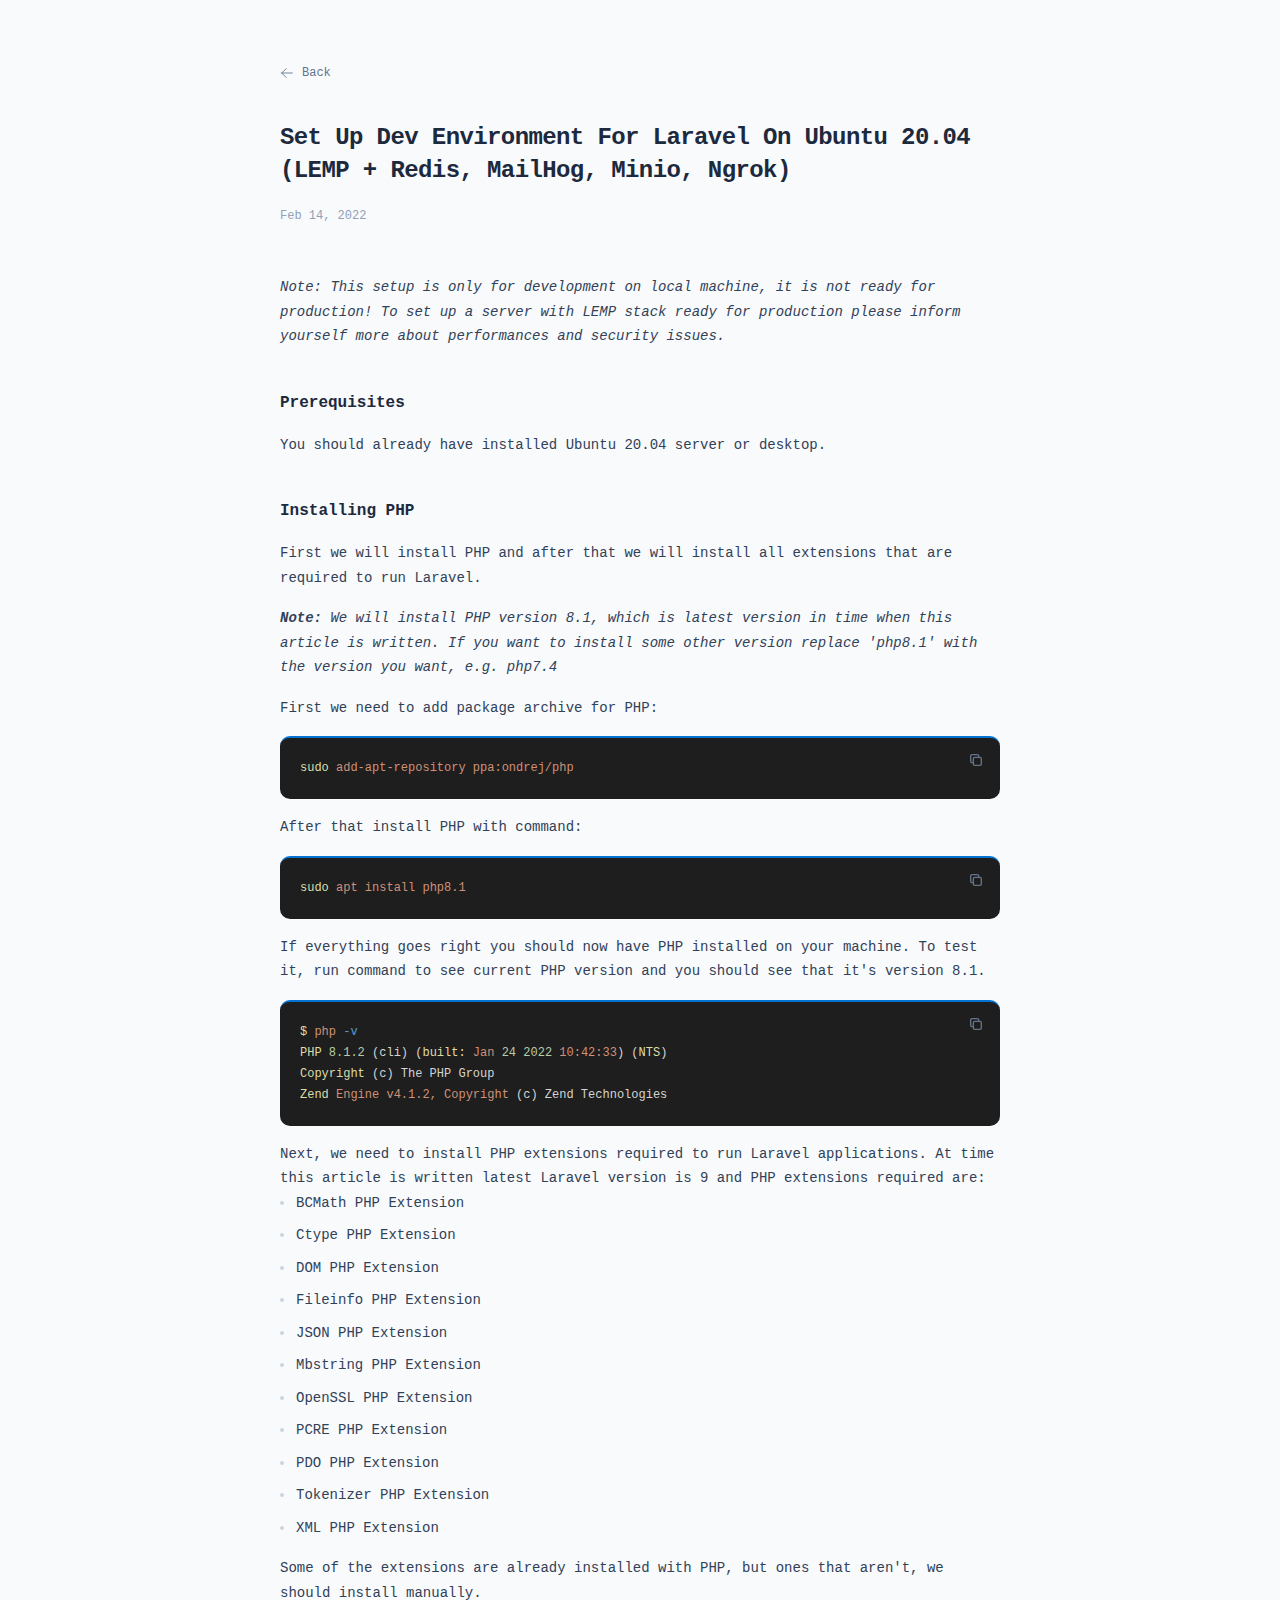
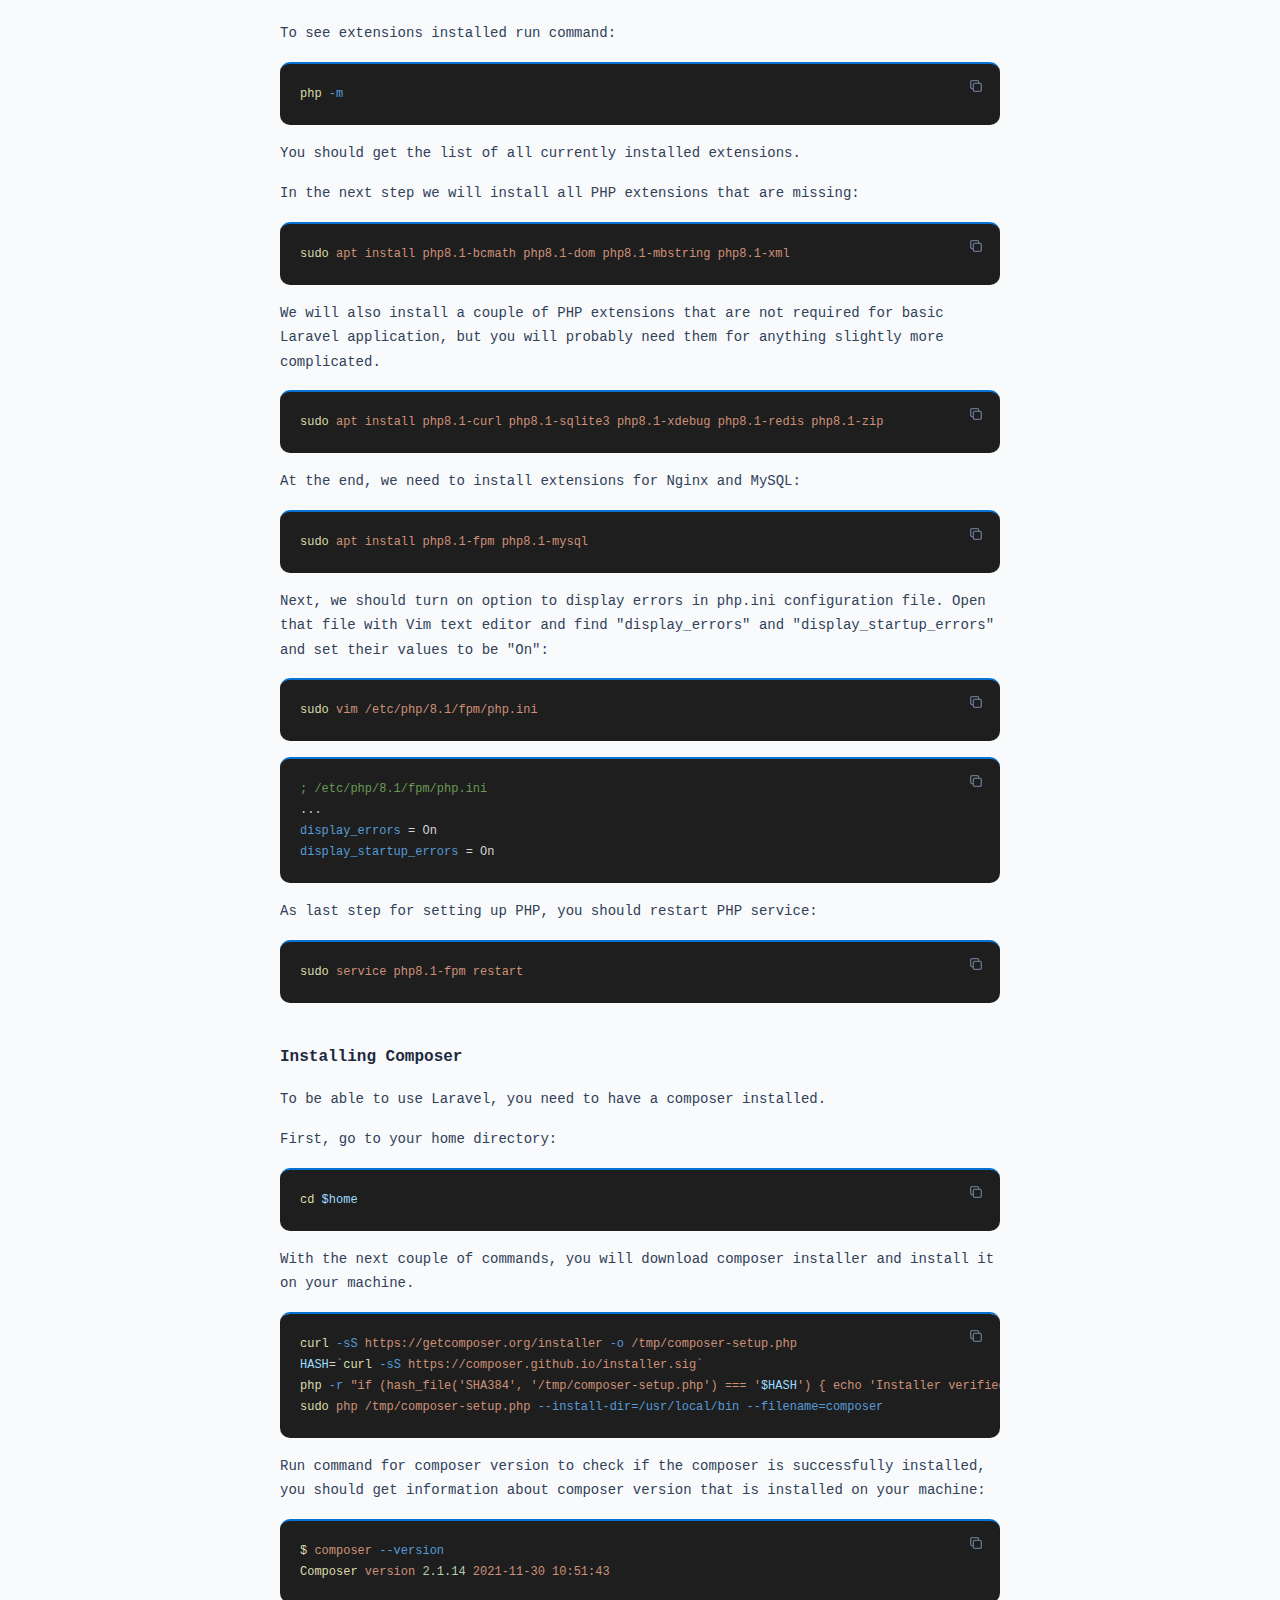
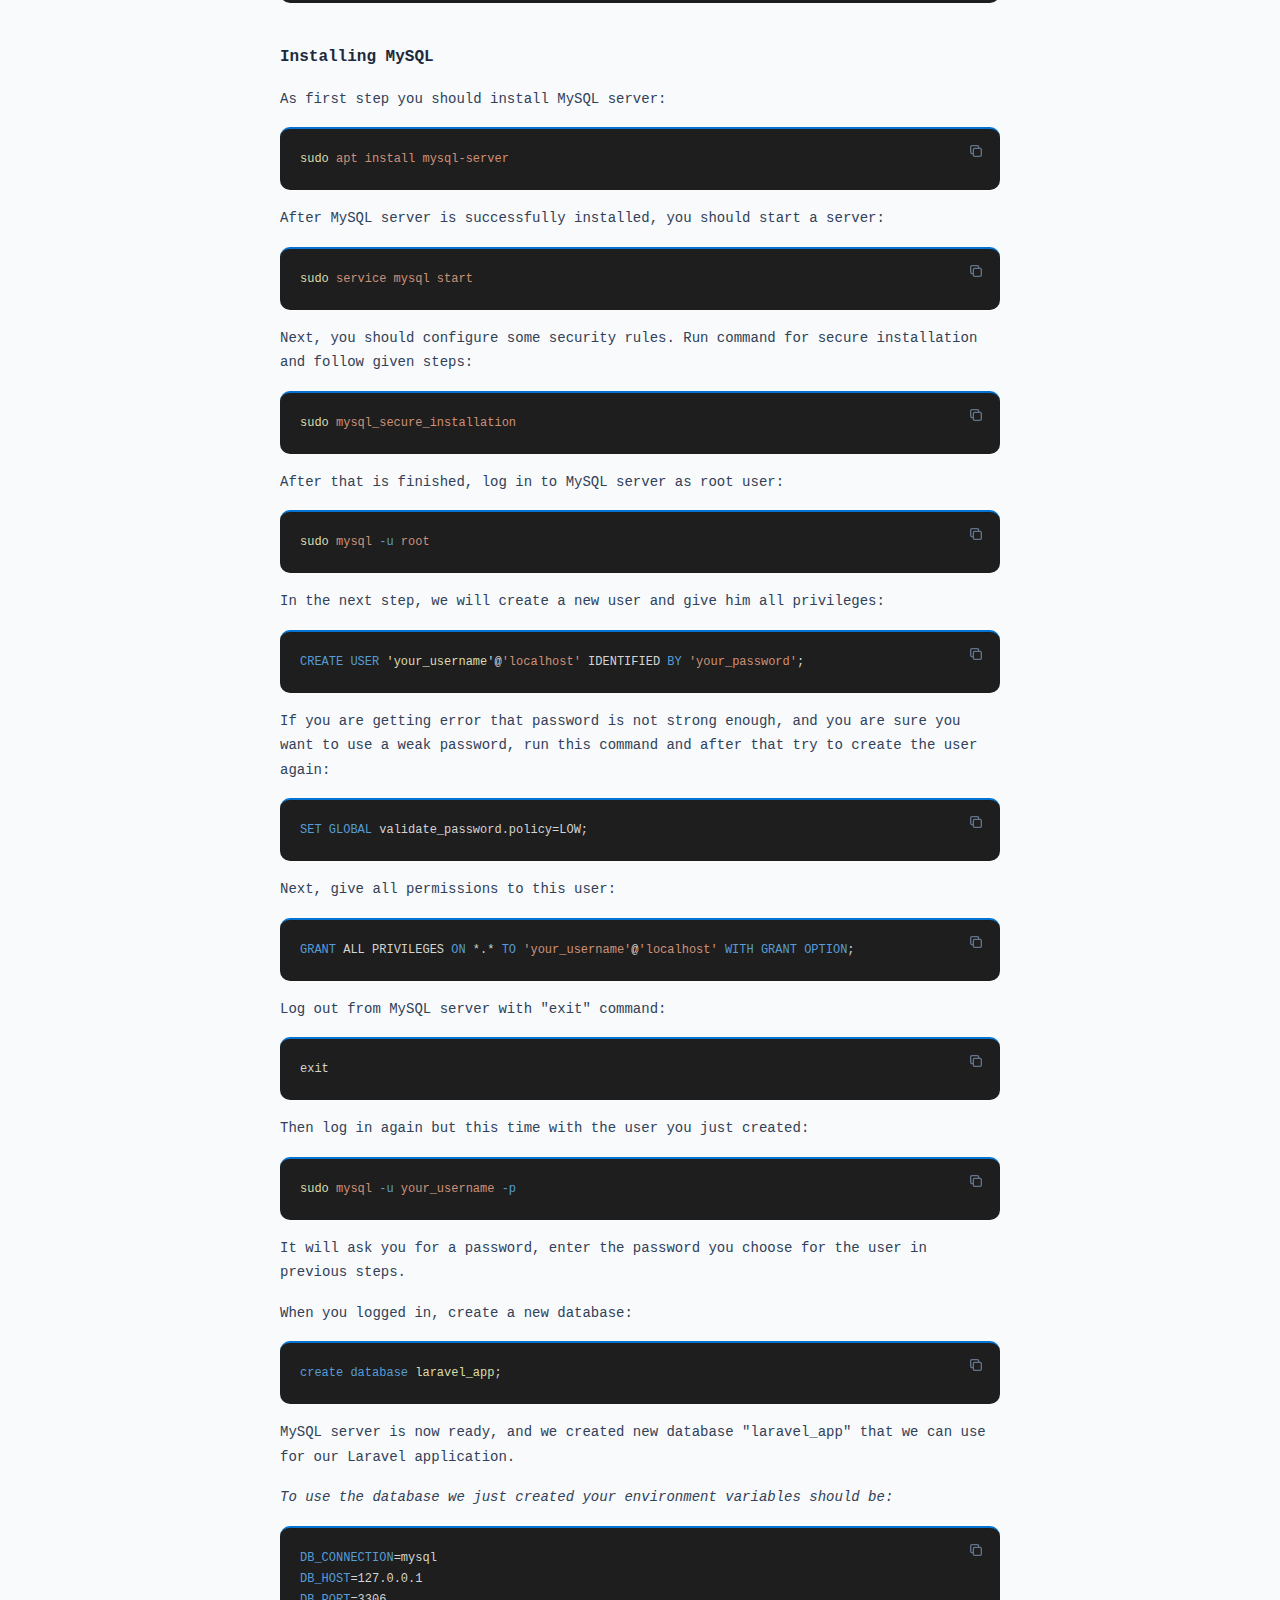
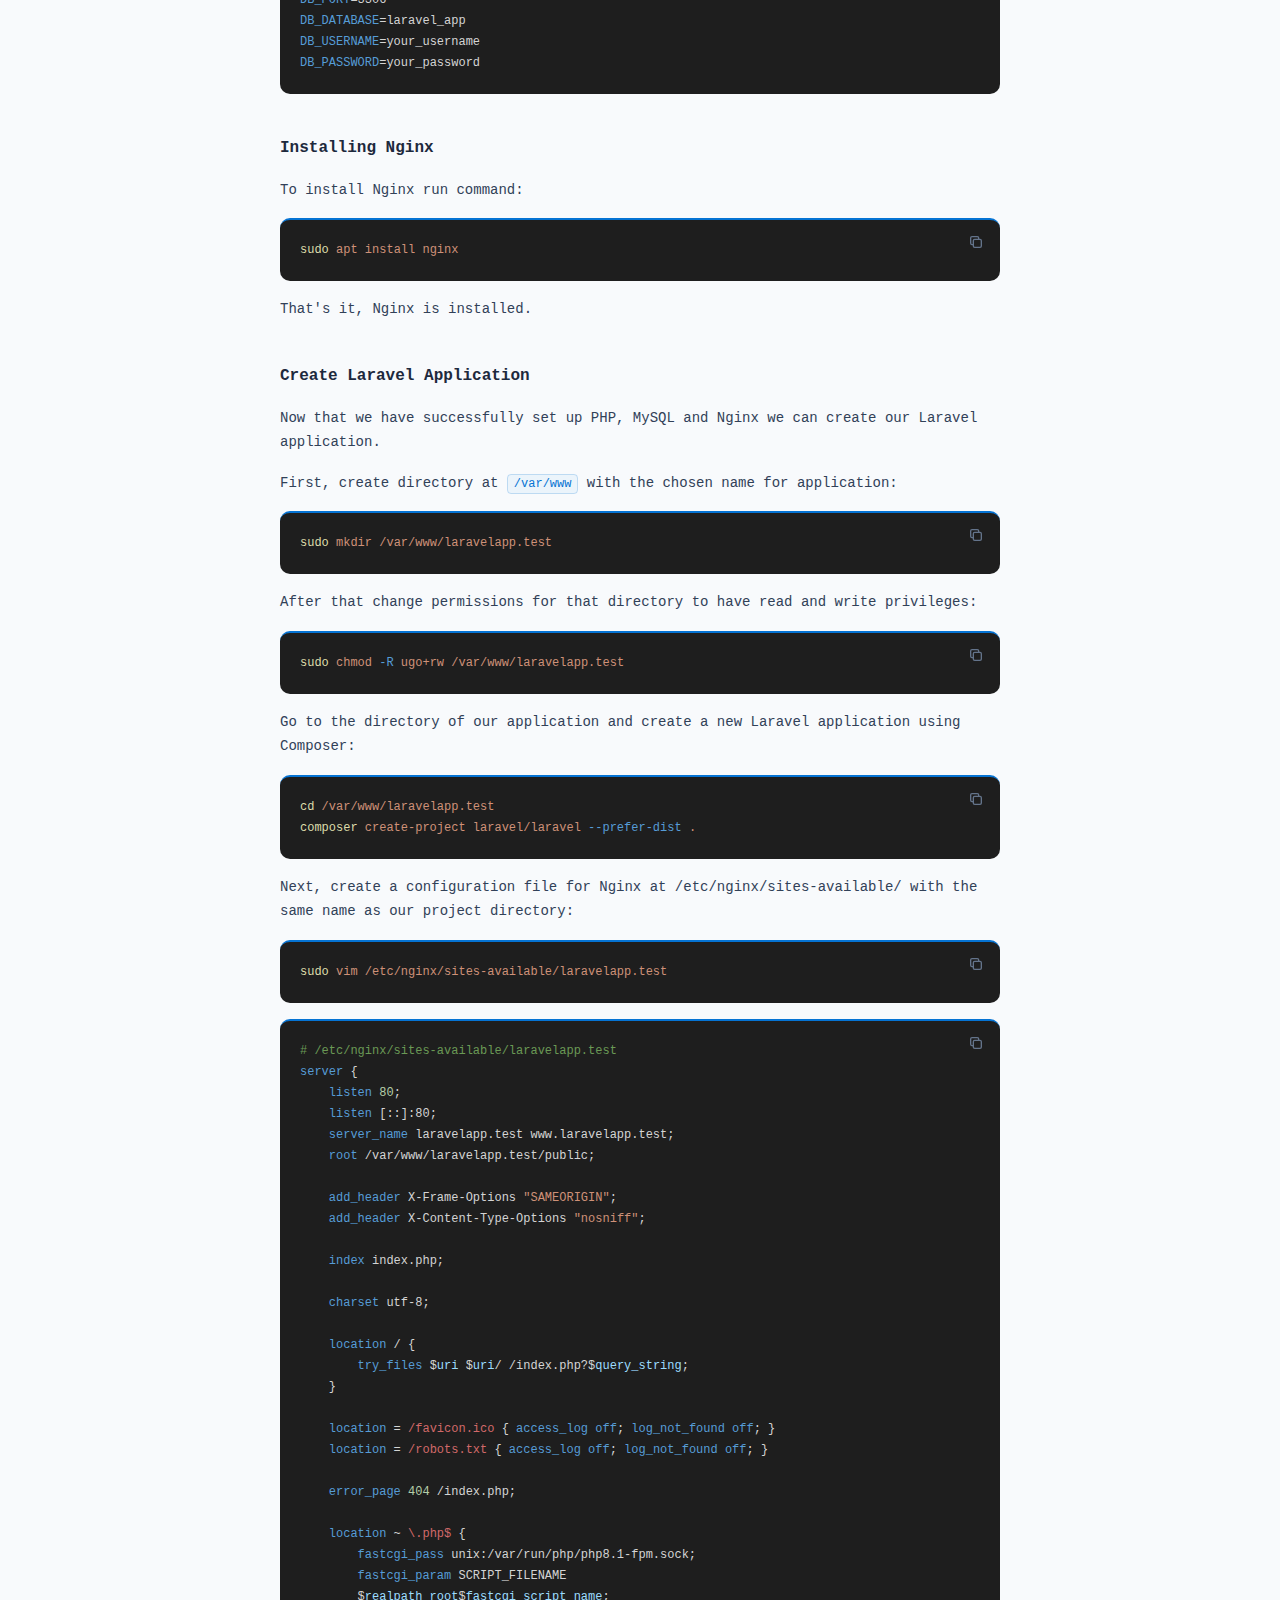
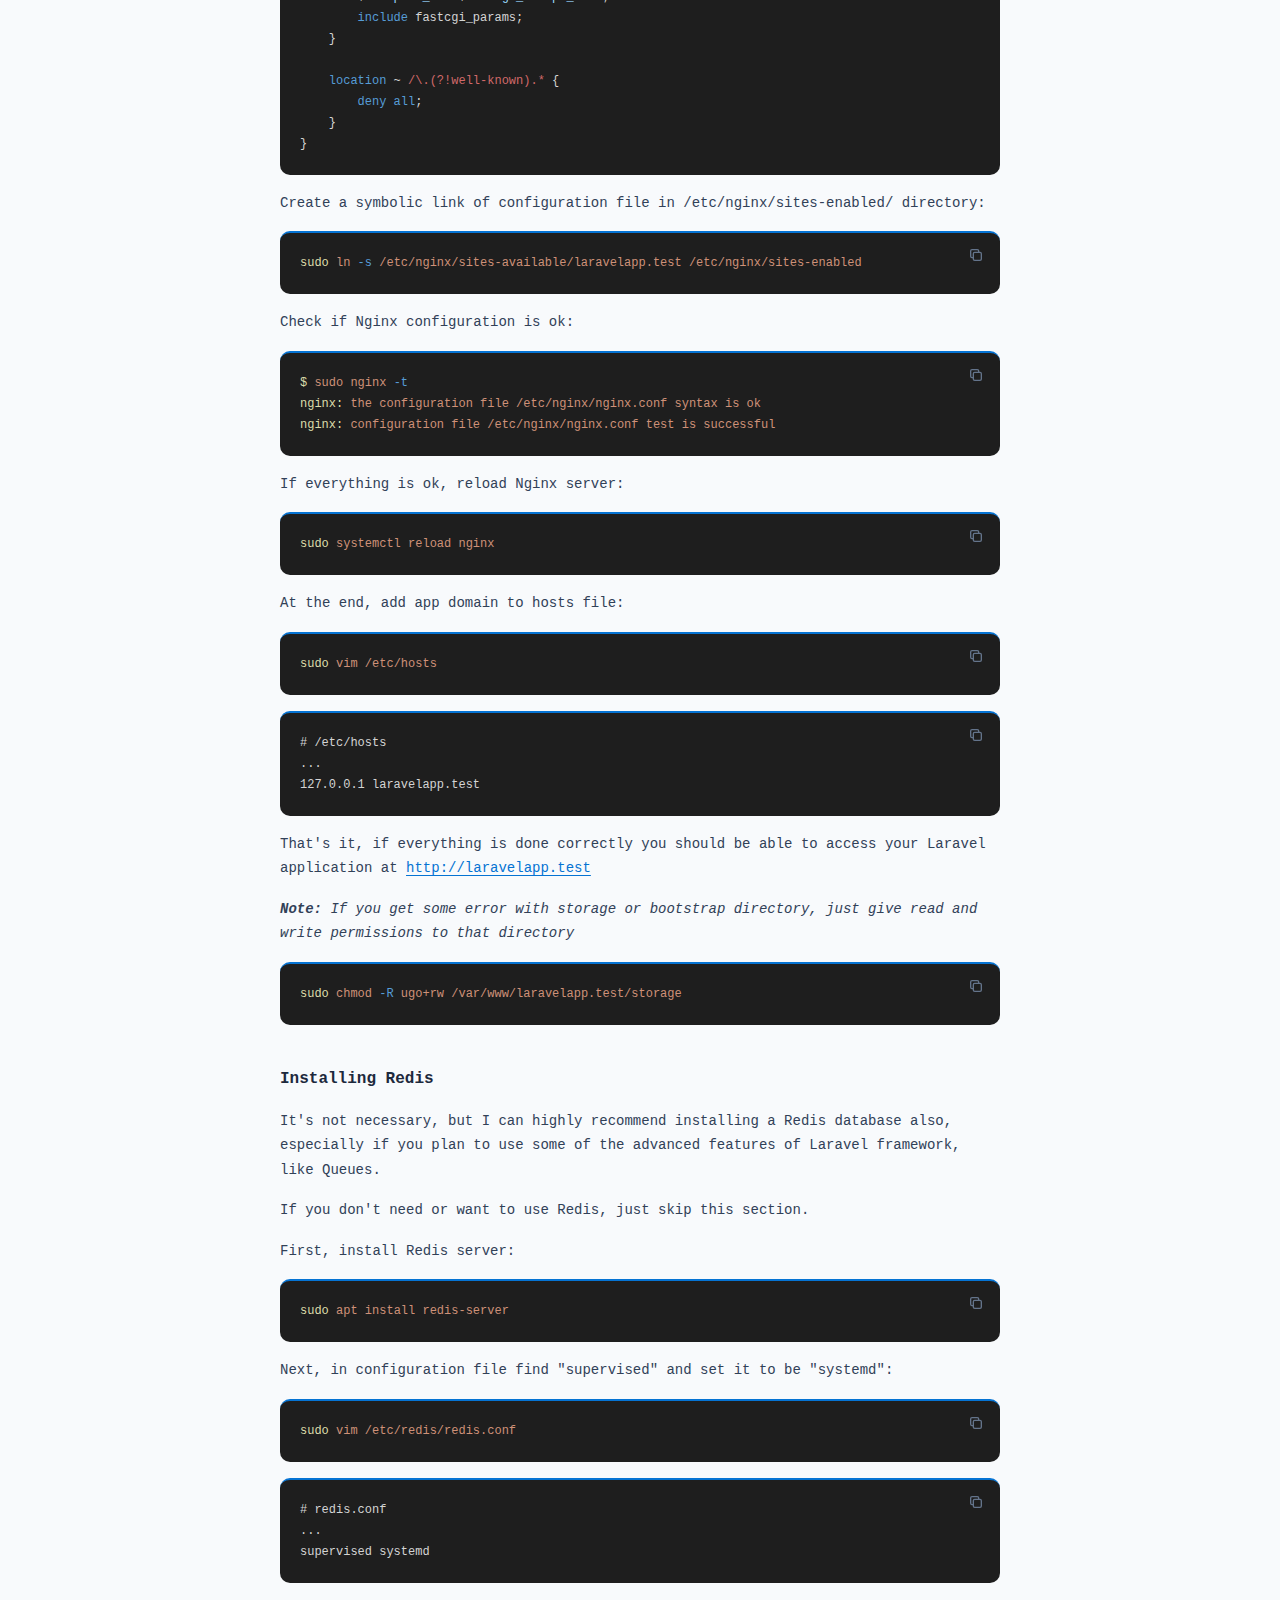
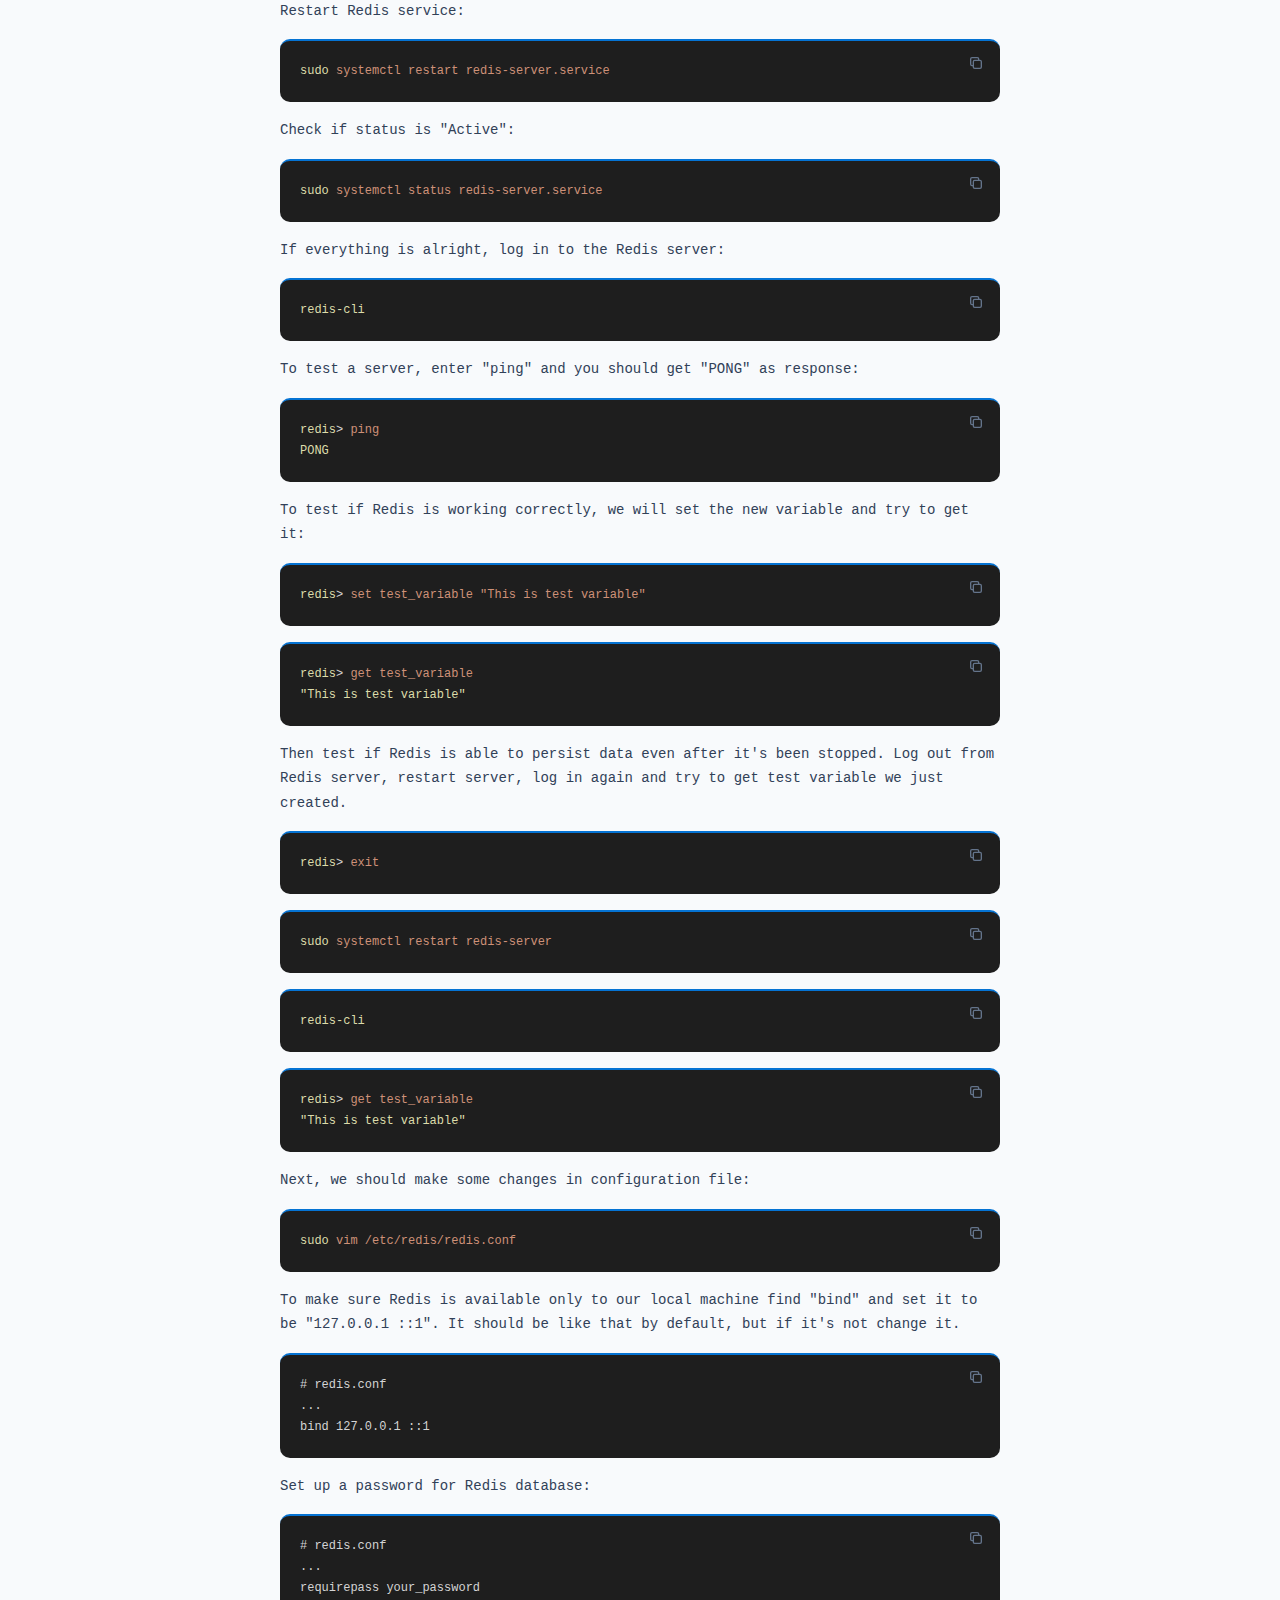
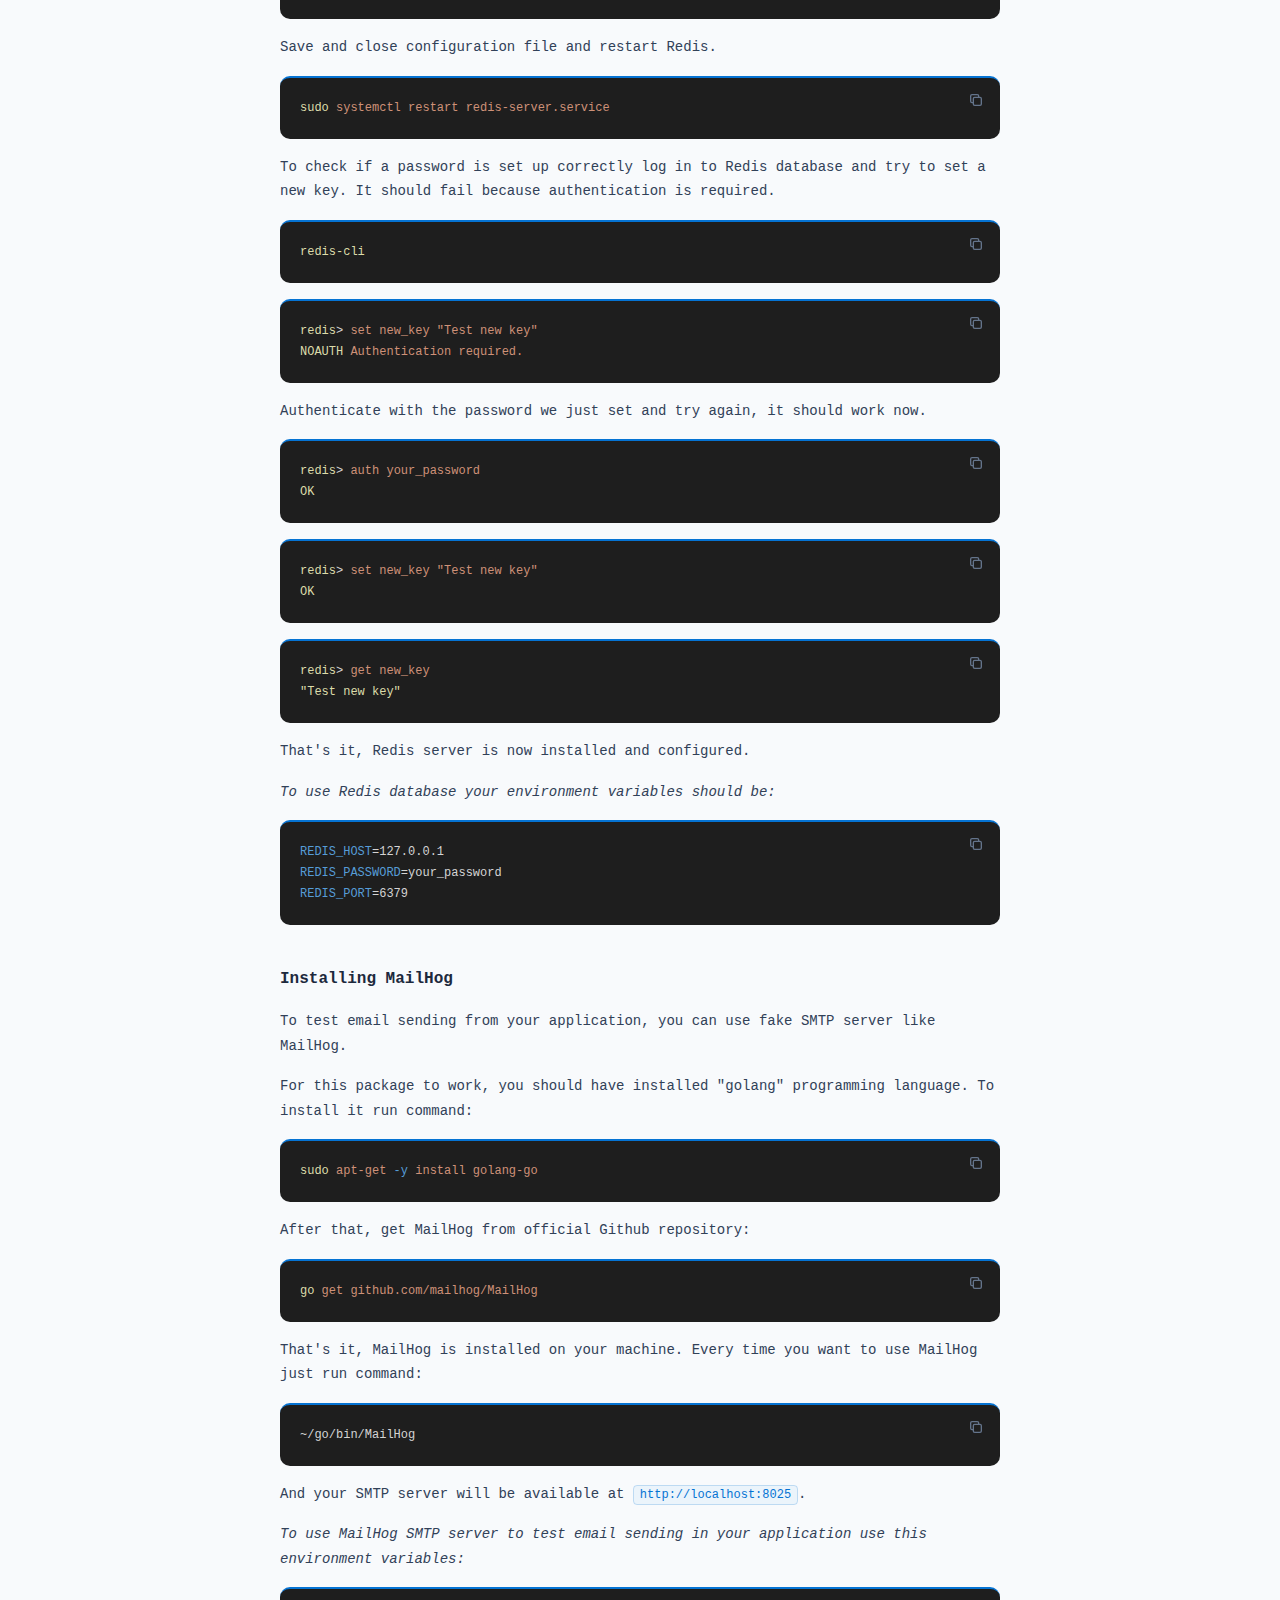
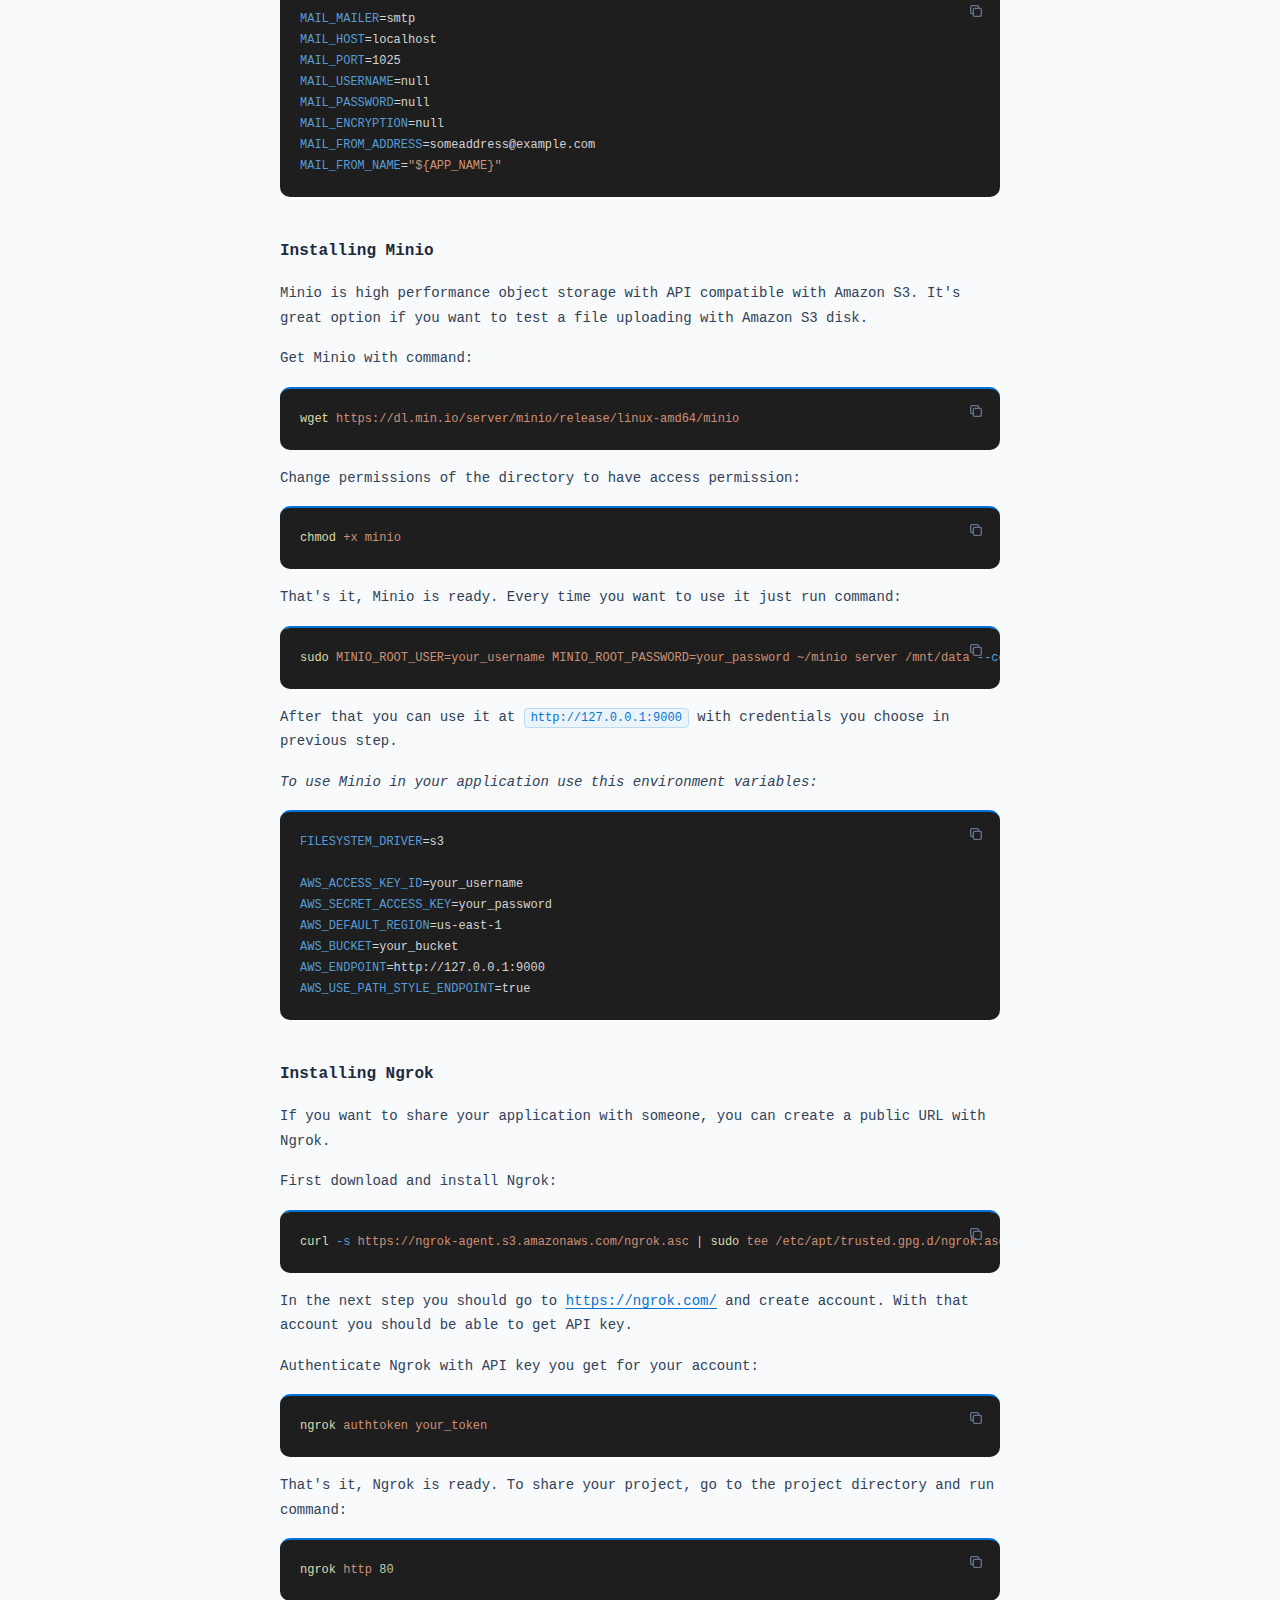
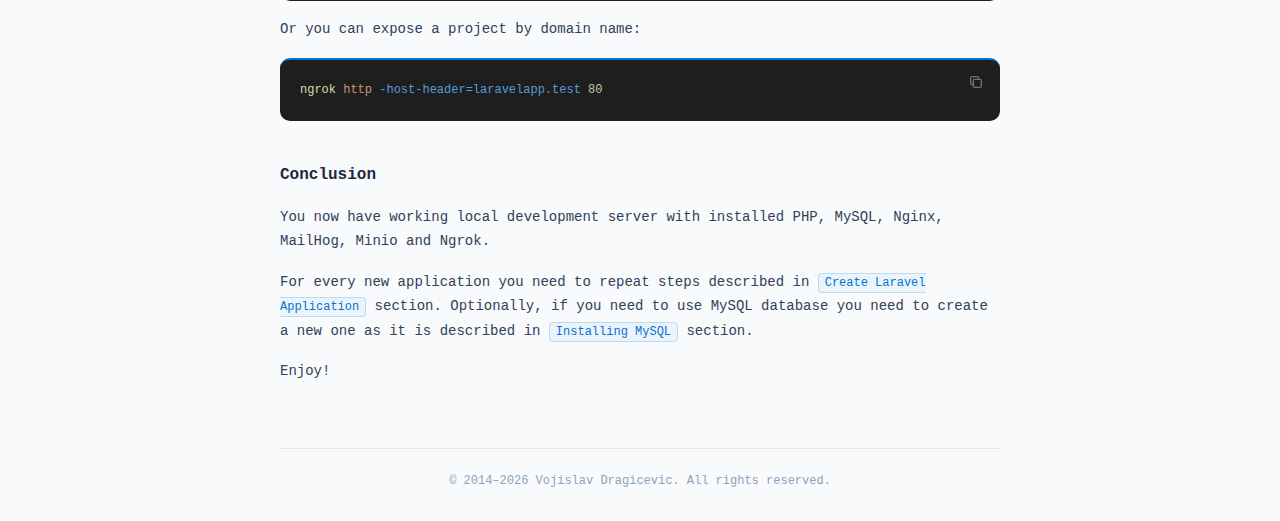
<file: articles/set-up-dev-environment-for-laravel-on-ubuntu/index.html>
<!DOCTYPE html>
<html lang="en">
<head>
    <meta charset="UTF-8">
    <meta name="viewport" content="width=device-width, initial-scale=1">
    <meta name="description" content="A complete guide to setting up a Laravel development environment on Ubuntu 20.04 with Nginx, MySQL, PHP, Redis, MailHog, Minio, and Ngrok.">
    <meta name="author" content="Vojislav Dragicevic">
    <meta name="robots" content="index,follow">

    <!-- Open Graph -->
    <meta property="og:type" content="article">
    <meta property="og:url" content="https://vojislavd.com/articles/set-up-dev-environment-for-laravel-on-ubuntu/">
    <meta property="og:title" content="Set Up Dev Environment For Laravel On Ubuntu 20.04 (LEMP + Redis, MailHog, Minio, Ngrok)">
    <meta property="og:description" content="A complete guide to setting up a Laravel development environment on Ubuntu 20.04 with Nginx, MySQL, PHP, Redis, MailHog, Minio, and Ngrok.">
    <meta property="og:image" content="https://vojislavd.com/images/me.jpg">

    <!-- Twitter Card -->
    <meta name="twitter:card" content="summary_large_image">
    <meta name="twitter:title" content="Set Up Dev Environment For Laravel On Ubuntu 20.04 (LEMP + Redis, MailHog, Minio, Ngrok)">
    <meta name="twitter:description" content="A complete guide to setting up a Laravel development environment on Ubuntu 20.04 with Nginx, MySQL, PHP, Redis, MailHog, Minio, and Ngrok.">
    <meta name="twitter:image" content="https://vojislavd.com/images/me.jpg">

    <title>Set Up Dev Environment For Laravel On Ubuntu 20.04 (LEMP + Redis, MailHog, Minio, Ngrok) | Vojislav Dragicevic</title>
    <link rel="canonical" href="https://vojislavd.com/articles/set-up-dev-environment-for-laravel-on-ubuntu/">
    <link rel="alternate" href="https://vojislavd.com/articles/set-up-dev-environment-for-laravel-on-ubuntu/" hreflang="en">
    <link rel="icon" href="/images/logo.png" type="image/png">
  <link rel="stylesheet" crossorigin href="/assets/style-CjBnfhH-.css">
</head>
<body class="bg-slate-50 font-mono text-slate-800 min-h-screen">
    <div class="max-w-3xl mx-auto w-full px-6 py-10 sm:py-16">
        <main>
            <a
                href="/"
                class="inline-flex items-center gap-2 text-xs text-slate-500 hover:text-slate-700 transition-colors duration-200 mb-10"
            >
                <svg class="size-3.5" xmlns="http://www.w3.org/2000/svg" fill="none" viewBox="0 0 24 24" stroke-width="1.5" stroke="currentColor">
                    <path stroke-linecap="round" stroke-linejoin="round" d="M10.5 19.5 3 12m0 0 7.5-7.5M3 12h18" />
                </svg>
                Back
            </a>

            <article>
                <header class="space-y-4 mb-8 sm:mb-12">
                    <h1 class="text-xl sm:text-2xl font-bold tracking-tight leading-snug">Set Up Dev Environment For Laravel On Ubuntu 20.04 (LEMP + Redis, MailHog, Minio, Ngrok)</h1>
                    <time class="text-xs text-slate-400">Feb 14, 2022</time>
                </header>

                <div class="article-content">
                    <p><em>Note: This setup is only for development on local machine, it is not ready for production! To set up a server with LEMP stack ready for production please inform yourself more about performances and security issues.</em></p>
<h2>Prerequisites</h2>
<p>You should already have installed Ubuntu 20.04 server or desktop.</p>
<h2>Installing PHP</h2>
<p>First we will install PHP and after that we will install all extensions that are required to run Laravel.</p>
<p><em><b>Note:</b> We will install PHP version 8.1, which is latest version in time when this article is written. If you want to install some other version replace &#39;php8.1&#39; with the version you want, e.g. php7.4</em></p>
<p>First we need to add package archive for PHP:</p>
<pre class="shiki dark-plus" style="background-color:#1E1E1E;color:#D4D4D4" tabindex="0"><code><span class="line"><span style="color:#DCDCAA">sudo</span><span style="color:#CE9178"> add-apt-repository</span><span style="color:#CE9178"> ppa:ondrej/php</span></span></code></pre><p>After that install PHP with command:</p>
<pre class="shiki dark-plus" style="background-color:#1E1E1E;color:#D4D4D4" tabindex="0"><code><span class="line"><span style="color:#DCDCAA">sudo</span><span style="color:#CE9178"> apt</span><span style="color:#CE9178"> install</span><span style="color:#CE9178"> php8.1</span></span></code></pre><p>If everything goes right you should now have PHP installed on your machine. To test it, run command to see current PHP version and you should see that it&#39;s version 8.1.</p>
<pre class="shiki dark-plus" style="background-color:#1E1E1E;color:#D4D4D4" tabindex="0"><code><span class="line"><span style="color:#DCDCAA">$</span><span style="color:#CE9178"> php</span><span style="color:#569CD6"> -v</span></span>
<span class="line"><span style="color:#DCDCAA">PHP</span><span style="color:#B5CEA8"> 8.1.2</span><span style="color:#D4D4D4"> (cli) (</span><span style="color:#DCDCAA">built:</span><span style="color:#CE9178"> Jan</span><span style="color:#B5CEA8"> 24</span><span style="color:#B5CEA8"> 2022</span><span style="color:#CE9178"> 10:42:33</span><span style="color:#D4D4D4">) (</span><span style="color:#DCDCAA">NTS</span><span style="color:#D4D4D4">)</span></span>
<span class="line"><span style="color:#DCDCAA">Copyright</span><span style="color:#D4D4D4"> (c) The PHP Group</span></span>
<span class="line"><span style="color:#DCDCAA">Zend</span><span style="color:#CE9178"> Engine</span><span style="color:#CE9178"> v4.1.2,</span><span style="color:#CE9178"> Copyright</span><span style="color:#D4D4D4"> (c) Zend Technologies</span></span></code></pre><p>Next, we need to install PHP extensions required to run Laravel applications. At time this article is written latest Laravel version is 9 and PHP extensions required are:</p>
<ul>
<li>BCMath PHP Extension</li>
<li>Ctype PHP Extension</li>
<li>DOM PHP Extension</li>
<li>Fileinfo PHP Extension</li>
<li>JSON PHP Extension</li>
<li>Mbstring PHP Extension</li>
<li>OpenSSL PHP Extension</li>
<li>PCRE PHP Extension</li>
<li>PDO PHP Extension</li>
<li>Tokenizer PHP Extension</li>
<li>XML PHP Extension</li>
</ul>
<p>Some of the extensions are already installed with PHP, but ones that aren&#39;t, we should install manually.</p>
<p>To see extensions installed run command:</p>
<pre class="shiki dark-plus" style="background-color:#1E1E1E;color:#D4D4D4" tabindex="0"><code><span class="line"><span style="color:#DCDCAA">php</span><span style="color:#569CD6"> -m</span></span></code></pre><p>You should get the list of all currently installed extensions.</p>
<p>In the next step we will install all PHP extensions that are missing:</p>
<pre class="shiki dark-plus" style="background-color:#1E1E1E;color:#D4D4D4" tabindex="0"><code><span class="line"><span style="color:#DCDCAA">sudo</span><span style="color:#CE9178"> apt</span><span style="color:#CE9178"> install</span><span style="color:#CE9178"> php8.1-bcmath</span><span style="color:#CE9178"> php8.1-dom</span><span style="color:#CE9178"> php8.1-mbstring</span><span style="color:#CE9178"> php8.1-xml</span></span></code></pre><p>We will also install a couple of PHP extensions that are not required for basic Laravel application, but you will probably need them for anything slightly more complicated.</p>
<pre class="shiki dark-plus" style="background-color:#1E1E1E;color:#D4D4D4" tabindex="0"><code><span class="line"><span style="color:#DCDCAA">sudo</span><span style="color:#CE9178"> apt</span><span style="color:#CE9178"> install</span><span style="color:#CE9178"> php8.1-curl</span><span style="color:#CE9178"> php8.1-sqlite3</span><span style="color:#CE9178"> php8.1-xdebug</span><span style="color:#CE9178"> php8.1-redis</span><span style="color:#CE9178"> php8.1-zip</span></span></code></pre><p>At the end, we need to install extensions for Nginx and MySQL:</p>
<pre class="shiki dark-plus" style="background-color:#1E1E1E;color:#D4D4D4" tabindex="0"><code><span class="line"><span style="color:#DCDCAA">sudo</span><span style="color:#CE9178"> apt</span><span style="color:#CE9178"> install</span><span style="color:#CE9178"> php8.1-fpm</span><span style="color:#CE9178"> php8.1-mysql</span></span></code></pre><p>Next, we should turn on option to display errors in php.ini configuration file. Open that file with Vim text editor and find &quot;display_errors&quot; and &quot;display_startup_errors&quot; and set their values to be &quot;On&quot;:</p>
<pre class="shiki dark-plus" style="background-color:#1E1E1E;color:#D4D4D4" tabindex="0"><code><span class="line"><span style="color:#DCDCAA">sudo</span><span style="color:#CE9178"> vim</span><span style="color:#CE9178"> /etc/php/8.1/fpm/php.ini</span></span></code></pre><pre class="shiki dark-plus" style="background-color:#1E1E1E;color:#D4D4D4" tabindex="0"><code><span class="line"><span style="color:#6A9955">; /etc/php/8.1/fpm/php.ini</span></span>
<span class="line"><span style="color:#D4D4D4">...</span></span>
<span class="line"><span style="color:#569CD6">display_errors</span><span style="color:#D4D4D4"> = On</span></span>
<span class="line"><span style="color:#569CD6">display_startup_errors</span><span style="color:#D4D4D4"> = On</span></span></code></pre><p>As last step for setting up PHP, you should restart PHP service:</p>
<pre class="shiki dark-plus" style="background-color:#1E1E1E;color:#D4D4D4" tabindex="0"><code><span class="line"><span style="color:#DCDCAA">sudo</span><span style="color:#CE9178"> service</span><span style="color:#CE9178"> php8.1-fpm</span><span style="color:#CE9178"> restart</span></span></code></pre><h2>Installing Composer</h2>
<p>To be able to use Laravel, you need to have a composer installed.</p>
<p>First, go to your home directory:</p>
<pre class="shiki dark-plus" style="background-color:#1E1E1E;color:#D4D4D4" tabindex="0"><code><span class="line"><span style="color:#DCDCAA">cd</span><span style="color:#9CDCFE"> $home</span></span></code></pre><p>With the next couple of commands, you will download composer installer and install it on your machine.</p>
<pre class="shiki dark-plus" style="background-color:#1E1E1E;color:#D4D4D4" tabindex="0"><code><span class="line"><span style="color:#DCDCAA">curl</span><span style="color:#569CD6"> -sS</span><span style="color:#CE9178"> https://getcomposer.org/installer</span><span style="color:#569CD6"> -o</span><span style="color:#CE9178"> /tmp/composer-setup.php</span></span>
<span class="line"><span style="color:#9CDCFE">HASH</span><span style="color:#D4D4D4">=</span><span style="color:#CE9178">`</span><span style="color:#DCDCAA">curl</span><span style="color:#569CD6"> -sS</span><span style="color:#CE9178"> https://composer.github.io/installer.sig`</span></span>
<span class="line"><span style="color:#DCDCAA">php</span><span style="color:#569CD6"> -r</span><span style="color:#CE9178"> "if (hash_file('SHA384', '/tmp/composer-setup.php') === '</span><span style="color:#9CDCFE">$HASH</span><span style="color:#CE9178">') { echo 'Installer verified'; } else { echo 'Installer corrupt'; unlink('composer-setup.php'); } echo PHP_EOL;"</span></span>
<span class="line"><span style="color:#DCDCAA">sudo</span><span style="color:#CE9178"> php</span><span style="color:#CE9178"> /tmp/composer-setup.php</span><span style="color:#569CD6"> --install-dir=/usr/local/bin</span><span style="color:#569CD6"> --filename=composer</span></span></code></pre><p>Run command for composer version to check if the composer is successfully installed, you should get information about composer version that is installed on your machine:</p>
<pre class="shiki dark-plus" style="background-color:#1E1E1E;color:#D4D4D4" tabindex="0"><code><span class="line"><span style="color:#DCDCAA">$</span><span style="color:#CE9178"> composer</span><span style="color:#569CD6"> --version</span></span>
<span class="line"><span style="color:#DCDCAA">Composer</span><span style="color:#CE9178"> version</span><span style="color:#B5CEA8"> 2.1.14</span><span style="color:#CE9178"> 2021-11-30</span><span style="color:#CE9178"> 10:51:43</span></span></code></pre><h2>Installing MySQL</h2>
<p>As first step you should install MySQL server:</p>
<pre class="shiki dark-plus" style="background-color:#1E1E1E;color:#D4D4D4" tabindex="0"><code><span class="line"><span style="color:#DCDCAA">sudo</span><span style="color:#CE9178"> apt</span><span style="color:#CE9178"> install</span><span style="color:#CE9178"> mysql-server</span></span></code></pre><p>After MySQL server is successfully installed, you should start a server:</p>
<pre class="shiki dark-plus" style="background-color:#1E1E1E;color:#D4D4D4" tabindex="0"><code><span class="line"><span style="color:#DCDCAA">sudo</span><span style="color:#CE9178"> service</span><span style="color:#CE9178"> mysql</span><span style="color:#CE9178"> start</span></span></code></pre><p>Next, you should configure some security rules. Run command for secure installation and follow given steps:</p>
<pre class="shiki dark-plus" style="background-color:#1E1E1E;color:#D4D4D4" tabindex="0"><code><span class="line"><span style="color:#DCDCAA">sudo</span><span style="color:#CE9178"> mysql_secure_installation</span></span></code></pre><p>After that is finished, log in to MySQL server as root user:</p>
<pre class="shiki dark-plus" style="background-color:#1E1E1E;color:#D4D4D4" tabindex="0"><code><span class="line"><span style="color:#DCDCAA">sudo</span><span style="color:#CE9178"> mysql</span><span style="color:#569CD6"> -u</span><span style="color:#CE9178"> root</span></span></code></pre><p>In the next step, we will create a new user and give him all privileges:</p>
<pre class="shiki dark-plus" style="background-color:#1E1E1E;color:#D4D4D4" tabindex="0"><code><span class="line"><span style="color:#569CD6">CREATE</span><span style="color:#569CD6"> USER</span><span style="color:#D4D4D4"> '</span><span style="color:#DCDCAA">your_username</span><span style="color:#D4D4D4">'@</span><span style="color:#CE9178">'localhost'</span><span style="color:#D4D4D4"> IDENTIFIED </span><span style="color:#569CD6">BY</span><span style="color:#CE9178"> 'your_password'</span><span style="color:#D4D4D4">;</span></span></code></pre><p>If you are getting error that password is not strong enough, and you are sure you want to use a weak password, run this command and after that try to create the user again:</p>
<pre class="shiki dark-plus" style="background-color:#1E1E1E;color:#D4D4D4" tabindex="0"><code><span class="line"><span style="color:#569CD6">SET</span><span style="color:#569CD6"> GLOBAL</span><span style="color:#D4D4D4"> validate_password.policy=LOW;</span></span></code></pre><p>Next, give all permissions to this user:</p>
<pre class="shiki dark-plus" style="background-color:#1E1E1E;color:#D4D4D4" tabindex="0"><code><span class="line"><span style="color:#569CD6">GRANT</span><span style="color:#D4D4D4"> ALL PRIVILEGES </span><span style="color:#569CD6">ON</span><span style="color:#D4D4D4"> *.* </span><span style="color:#569CD6">TO</span><span style="color:#CE9178"> 'your_username'</span><span style="color:#D4D4D4">@</span><span style="color:#CE9178">'localhost'</span><span style="color:#569CD6"> WITH</span><span style="color:#569CD6"> GRANT</span><span style="color:#569CD6"> OPTION</span><span style="color:#D4D4D4">;</span></span></code></pre><p>Log out from MySQL server with &quot;exit&quot; command:</p>
<pre class="shiki dark-plus" style="background-color:#1E1E1E;color:#D4D4D4" tabindex="0"><code><span class="line"><span style="color:#D4D4D4">exit</span></span></code></pre><p>Then log in again but this time with the user you just created:</p>
<pre class="shiki dark-plus" style="background-color:#1E1E1E;color:#D4D4D4" tabindex="0"><code><span class="line"><span style="color:#DCDCAA">sudo</span><span style="color:#CE9178"> mysql</span><span style="color:#569CD6"> -u</span><span style="color:#CE9178"> your_username</span><span style="color:#569CD6"> -p</span></span></code></pre><p>It will ask you for a password, enter the password you choose for the user in previous steps.</p>
<p>When you logged in, create a new database:</p>
<pre class="shiki dark-plus" style="background-color:#1E1E1E;color:#D4D4D4" tabindex="0"><code><span class="line"><span style="color:#569CD6">create</span><span style="color:#569CD6"> database</span><span style="color:#DCDCAA"> laravel_app</span><span style="color:#D4D4D4">;</span></span></code></pre><p>MySQL server is now ready, and we created new database &quot;laravel_app&quot; that we can use for our Laravel application.</p>
<p><em>To use the database we just created your environment variables should be:</em></p>
<pre class="shiki dark-plus" style="background-color:#1E1E1E;color:#D4D4D4" tabindex="0"><code><span class="line"><span style="color:#569CD6">DB_CONNECTION</span><span style="color:#D4D4D4">=mysql</span></span>
<span class="line"><span style="color:#569CD6">DB_HOST</span><span style="color:#D4D4D4">=127.0.0.1</span></span>
<span class="line"><span style="color:#569CD6">DB_PORT</span><span style="color:#D4D4D4">=3306</span></span>
<span class="line"><span style="color:#569CD6">DB_DATABASE</span><span style="color:#D4D4D4">=laravel_app</span></span>
<span class="line"><span style="color:#569CD6">DB_USERNAME</span><span style="color:#D4D4D4">=your_username</span></span>
<span class="line"><span style="color:#569CD6">DB_PASSWORD</span><span style="color:#D4D4D4">=your_password</span></span></code></pre><h2>Installing Nginx</h2>
<p>To install Nginx run command:</p>
<pre class="shiki dark-plus" style="background-color:#1E1E1E;color:#D4D4D4" tabindex="0"><code><span class="line"><span style="color:#DCDCAA">sudo</span><span style="color:#CE9178"> apt</span><span style="color:#CE9178"> install</span><span style="color:#CE9178"> nginx</span></span></code></pre><p>That&#39;s it, Nginx is installed.</p>
<h2>Create Laravel Application</h2>
<p>Now that we have successfully set up PHP, MySQL and Nginx we can create our Laravel application.</p>
<p>First, create directory at <code>/var/www</code> with the chosen name for application:</p>
<pre class="shiki dark-plus" style="background-color:#1E1E1E;color:#D4D4D4" tabindex="0"><code><span class="line"><span style="color:#DCDCAA">sudo</span><span style="color:#CE9178"> mkdir</span><span style="color:#CE9178"> /var/www/laravelapp.test</span></span></code></pre><p>After that change permissions for that directory to have read and write privileges:</p>
<pre class="shiki dark-plus" style="background-color:#1E1E1E;color:#D4D4D4" tabindex="0"><code><span class="line"><span style="color:#DCDCAA">sudo</span><span style="color:#CE9178"> chmod</span><span style="color:#569CD6"> -R</span><span style="color:#CE9178"> ugo+rw</span><span style="color:#CE9178"> /var/www/laravelapp.test</span></span></code></pre><p>Go to the directory of our application and create a new Laravel application using Composer:</p>
<pre class="shiki dark-plus" style="background-color:#1E1E1E;color:#D4D4D4" tabindex="0"><code><span class="line"><span style="color:#DCDCAA">cd</span><span style="color:#CE9178"> /var/www/laravelapp.test</span></span>
<span class="line"><span style="color:#DCDCAA">composer</span><span style="color:#CE9178"> create-project</span><span style="color:#CE9178"> laravel/laravel</span><span style="color:#569CD6"> --prefer-dist</span><span style="color:#CE9178"> .</span></span></code></pre><p>Next, create a configuration file for Nginx at /etc/nginx/sites-available/ with the same name as our project directory:</p>
<pre class="shiki dark-plus" style="background-color:#1E1E1E;color:#D4D4D4" tabindex="0"><code><span class="line"><span style="color:#DCDCAA">sudo</span><span style="color:#CE9178"> vim</span><span style="color:#CE9178"> /etc/nginx/sites-available/laravelapp.test</span></span></code></pre><pre class="shiki dark-plus" style="background-color:#1E1E1E;color:#D4D4D4" tabindex="0"><code><span class="line"><span style="color:#6A9955"># /etc/nginx/sites-available/laravelapp.test</span></span>
<span class="line"><span style="color:#569CD6">server</span><span style="color:#D4D4D4"> {</span></span>
<span class="line"><span style="color:#569CD6">    listen </span><span style="color:#B5CEA8">80</span><span style="color:#D4D4D4">;</span></span>
<span class="line"><span style="color:#569CD6">    listen </span><span style="color:#D4D4D4">[::]:80;</span></span>
<span class="line"><span style="color:#569CD6">    server_name </span><span style="color:#D4D4D4">laravelapp.test www.laravelapp.test;</span></span>
<span class="line"><span style="color:#569CD6">    root </span><span style="color:#D4D4D4">/var/www/laravelapp.test/public;</span></span>
<span class="line"></span>
<span class="line"><span style="color:#569CD6">    add_header </span><span style="color:#D4D4D4">X-Frame-Options </span><span style="color:#CE9178">"SAMEORIGIN"</span><span style="color:#D4D4D4">;</span></span>
<span class="line"><span style="color:#569CD6">    add_header </span><span style="color:#D4D4D4">X-Content-Type-Options </span><span style="color:#CE9178">"nosniff"</span><span style="color:#D4D4D4">;</span></span>
<span class="line"></span>
<span class="line"><span style="color:#569CD6">    index </span><span style="color:#D4D4D4">index.php;</span></span>
<span class="line"></span>
<span class="line"><span style="color:#569CD6">    charset </span><span style="color:#D4D4D4">utf-8;</span></span>
<span class="line"></span>
<span class="line"><span style="color:#569CD6">    location</span><span style="color:#D4D4D4"> / {</span></span>
<span class="line"><span style="color:#569CD6">        try_files </span><span style="color:#D4D4D4">$</span><span style="color:#9CDCFE">uri</span><span style="color:#D4D4D4"> $</span><span style="color:#9CDCFE">uri</span><span style="color:#D4D4D4">/ /index.php?$</span><span style="color:#9CDCFE">query_string</span><span style="color:#D4D4D4">;</span></span>
<span class="line"><span style="color:#D4D4D4">    }</span></span>
<span class="line"></span>
<span class="line"><span style="color:#569CD6">    location</span><span style="color:#D4D4D4"> = </span><span style="color:#D16969">/favicon.ico </span><span style="color:#D4D4D4">{</span><span style="color:#569CD6"> access_log off</span><span style="color:#D4D4D4">;</span><span style="color:#569CD6"> log_not_found off</span><span style="color:#D4D4D4">; }</span></span>
<span class="line"><span style="color:#569CD6">    location</span><span style="color:#D4D4D4"> = </span><span style="color:#D16969">/robots.txt </span><span style="color:#D4D4D4">{</span><span style="color:#569CD6"> access_log off</span><span style="color:#D4D4D4">;</span><span style="color:#569CD6"> log_not_found off</span><span style="color:#D4D4D4">; }</span></span>
<span class="line"></span>
<span class="line"><span style="color:#569CD6">    error_page </span><span style="color:#B5CEA8">404</span><span style="color:#D4D4D4"> /index.php;</span></span>
<span class="line"></span>
<span class="line"><span style="color:#569CD6">    location</span><span style="color:#D4D4D4"> ~ </span><span style="color:#D16969">\.php$ </span><span style="color:#D4D4D4">{</span></span>
<span class="line"><span style="color:#569CD6">        fastcgi_pass </span><span style="color:#D4D4D4">unix:/var/run/php/php8.1-fpm.sock;</span></span>
<span class="line"><span style="color:#569CD6">        fastcgi_param </span><span style="color:#D4D4D4">SCRIPT_FILENAME</span></span>
<span class="line"><span style="color:#D4D4D4">        $</span><span style="color:#9CDCFE">realpath_root</span><span style="color:#D4D4D4">$</span><span style="color:#9CDCFE">fastcgi_script_name</span><span style="color:#D4D4D4">;</span></span>
<span class="line"><span style="color:#569CD6">        include </span><span style="color:#D4D4D4">fastcgi_params;</span></span>
<span class="line"><span style="color:#D4D4D4">    }</span></span>
<span class="line"></span>
<span class="line"><span style="color:#569CD6">    location</span><span style="color:#D4D4D4"> ~ </span><span style="color:#D16969">/\.(?!well-known).* </span><span style="color:#D4D4D4">{</span></span>
<span class="line"><span style="color:#569CD6">        deny all</span><span style="color:#D4D4D4">;</span></span>
<span class="line"><span style="color:#D4D4D4">    }</span></span>
<span class="line"><span style="color:#D4D4D4">}</span></span></code></pre><p>Create a symbolic link of configuration file in /etc/nginx/sites-enabled/ directory:</p>
<pre class="shiki dark-plus" style="background-color:#1E1E1E;color:#D4D4D4" tabindex="0"><code><span class="line"><span style="color:#DCDCAA">sudo</span><span style="color:#CE9178"> ln</span><span style="color:#569CD6"> -s</span><span style="color:#CE9178"> /etc/nginx/sites-available/laravelapp.test</span><span style="color:#CE9178"> /etc/nginx/sites-enabled</span></span></code></pre><p>Check if Nginx configuration is ok:</p>
<pre class="shiki dark-plus" style="background-color:#1E1E1E;color:#D4D4D4" tabindex="0"><code><span class="line"><span style="color:#DCDCAA">$</span><span style="color:#CE9178"> sudo</span><span style="color:#CE9178"> nginx</span><span style="color:#569CD6"> -t</span></span>
<span class="line"><span style="color:#DCDCAA">nginx:</span><span style="color:#CE9178"> the</span><span style="color:#CE9178"> configuration</span><span style="color:#CE9178"> file</span><span style="color:#CE9178"> /etc/nginx/nginx.conf</span><span style="color:#CE9178"> syntax</span><span style="color:#CE9178"> is</span><span style="color:#CE9178"> ok</span></span>
<span class="line"><span style="color:#DCDCAA">nginx:</span><span style="color:#CE9178"> configuration</span><span style="color:#CE9178"> file</span><span style="color:#CE9178"> /etc/nginx/nginx.conf</span><span style="color:#CE9178"> test</span><span style="color:#CE9178"> is</span><span style="color:#CE9178"> successful</span></span></code></pre><p>If everything is ok, reload Nginx server:</p>
<pre class="shiki dark-plus" style="background-color:#1E1E1E;color:#D4D4D4" tabindex="0"><code><span class="line"><span style="color:#DCDCAA">sudo</span><span style="color:#CE9178"> systemctl</span><span style="color:#CE9178"> reload</span><span style="color:#CE9178"> nginx</span></span></code></pre><p>At the end, add app domain to hosts file:</p>
<pre class="shiki dark-plus" style="background-color:#1E1E1E;color:#D4D4D4" tabindex="0"><code><span class="line"><span style="color:#DCDCAA">sudo</span><span style="color:#CE9178"> vim</span><span style="color:#CE9178"> /etc/hosts</span></span></code></pre><pre class="shiki dark-plus" style="background-color:#1E1E1E;color:#D4D4D4" tabindex="0"><code><span class="line"><span># /etc/hosts</span></span>
<span class="line"><span>...</span></span>
<span class="line"><span>127.0.0.1 laravelapp.test</span></span></code></pre><p>That&#39;s it, if everything is done correctly you should be able to access your Laravel application at <a href="http://laravelapp.test">http://laravelapp.test</a></p>
<p><em><b>Note:</b> If you get some error with storage or bootstrap directory, just give read and write permissions to that directory</em></p>
<pre class="shiki dark-plus" style="background-color:#1E1E1E;color:#D4D4D4" tabindex="0"><code><span class="line"><span style="color:#DCDCAA">sudo</span><span style="color:#CE9178"> chmod</span><span style="color:#569CD6"> -R</span><span style="color:#CE9178"> ugo+rw</span><span style="color:#CE9178"> /var/www/laravelapp.test/storage</span></span></code></pre><h2>Installing Redis</h2>
<p>It&#39;s not necessary, but I can highly recommend installing a Redis database also, especially if you plan to use some of the advanced features of Laravel framework, like Queues.</p>
<p>If you don&#39;t need or want to use Redis, just skip this section.</p>
<p>First, install Redis server:</p>
<pre class="shiki dark-plus" style="background-color:#1E1E1E;color:#D4D4D4" tabindex="0"><code><span class="line"><span style="color:#DCDCAA">sudo</span><span style="color:#CE9178"> apt</span><span style="color:#CE9178"> install</span><span style="color:#CE9178"> redis-server</span></span></code></pre><p>Next, in configuration file find &quot;supervised&quot; and set it to be &quot;systemd&quot;:</p>
<pre class="shiki dark-plus" style="background-color:#1E1E1E;color:#D4D4D4" tabindex="0"><code><span class="line"><span style="color:#DCDCAA">sudo</span><span style="color:#CE9178"> vim</span><span style="color:#CE9178"> /etc/redis/redis.conf</span></span></code></pre><pre class="shiki dark-plus" style="background-color:#1E1E1E;color:#D4D4D4" tabindex="0"><code><span class="line"><span># redis.conf</span></span>
<span class="line"><span>...</span></span>
<span class="line"><span>supervised systemd</span></span></code></pre><p>Restart Redis service:</p>
<pre class="shiki dark-plus" style="background-color:#1E1E1E;color:#D4D4D4" tabindex="0"><code><span class="line"><span style="color:#DCDCAA">sudo</span><span style="color:#CE9178"> systemctl</span><span style="color:#CE9178"> restart</span><span style="color:#CE9178"> redis-server.service</span></span></code></pre><p>Check if status is &quot;Active&quot;:</p>
<pre class="shiki dark-plus" style="background-color:#1E1E1E;color:#D4D4D4" tabindex="0"><code><span class="line"><span style="color:#DCDCAA">sudo</span><span style="color:#CE9178"> systemctl</span><span style="color:#CE9178"> status</span><span style="color:#CE9178"> redis-server.service</span></span></code></pre><p>If everything is alright, log in to the Redis server:</p>
<pre class="shiki dark-plus" style="background-color:#1E1E1E;color:#D4D4D4" tabindex="0"><code><span class="line"><span style="color:#DCDCAA">redis-cli</span></span></code></pre><p>To test a server, enter &quot;ping&quot; and you should get &quot;PONG&quot; as response:</p>
<pre class="shiki dark-plus" style="background-color:#1E1E1E;color:#D4D4D4" tabindex="0"><code><span class="line"><span style="color:#DCDCAA">redis</span><span style="color:#D4D4D4">> </span><span style="color:#CE9178">ping</span></span>
<span class="line"><span style="color:#DCDCAA">PONG</span></span></code></pre><p>To test if Redis is working correctly, we will set the new variable and try to get it:</p>
<pre class="shiki dark-plus" style="background-color:#1E1E1E;color:#D4D4D4" tabindex="0"><code><span class="line"><span style="color:#DCDCAA">redis</span><span style="color:#D4D4D4">> </span><span style="color:#CE9178">set</span><span style="color:#CE9178"> test_variable</span><span style="color:#CE9178"> "This is test variable"</span></span></code></pre><pre class="shiki dark-plus" style="background-color:#1E1E1E;color:#D4D4D4" tabindex="0"><code><span class="line"><span style="color:#DCDCAA">redis</span><span style="color:#D4D4D4">> </span><span style="color:#CE9178">get</span><span style="color:#CE9178"> test_variable</span></span>
<span class="line"><span style="color:#DCDCAA">"This is test variable"</span></span></code></pre><p>Then test if Redis is able to persist data even after it&#39;s been stopped. Log out from Redis server, restart server, log in again and try to get test variable we just created.</p>
<pre class="shiki dark-plus" style="background-color:#1E1E1E;color:#D4D4D4" tabindex="0"><code><span class="line"><span style="color:#DCDCAA">redis</span><span style="color:#D4D4D4">> </span><span style="color:#CE9178">exit</span></span></code></pre><pre class="shiki dark-plus" style="background-color:#1E1E1E;color:#D4D4D4" tabindex="0"><code><span class="line"><span style="color:#DCDCAA">sudo</span><span style="color:#CE9178"> systemctl</span><span style="color:#CE9178"> restart</span><span style="color:#CE9178"> redis-server</span></span></code></pre><pre class="shiki dark-plus" style="background-color:#1E1E1E;color:#D4D4D4" tabindex="0"><code><span class="line"><span style="color:#DCDCAA">redis-cli</span></span></code></pre><pre class="shiki dark-plus" style="background-color:#1E1E1E;color:#D4D4D4" tabindex="0"><code><span class="line"><span style="color:#DCDCAA">redis</span><span style="color:#D4D4D4">> </span><span style="color:#CE9178">get</span><span style="color:#CE9178"> test_variable</span></span>
<span class="line"><span style="color:#DCDCAA">"This is test variable"</span></span></code></pre><p>Next, we should make some changes in configuration file:</p>
<pre class="shiki dark-plus" style="background-color:#1E1E1E;color:#D4D4D4" tabindex="0"><code><span class="line"><span style="color:#DCDCAA">sudo</span><span style="color:#CE9178"> vim</span><span style="color:#CE9178"> /etc/redis/redis.conf</span></span></code></pre><p>To make sure Redis is available only to our local machine find &quot;bind&quot; and set it to be &quot;127.0.0.1 ::1&quot;. It should be like that by default, but if it&#39;s not change it.</p>
<pre class="shiki dark-plus" style="background-color:#1E1E1E;color:#D4D4D4" tabindex="0"><code><span class="line"><span># redis.conf</span></span>
<span class="line"><span>...</span></span>
<span class="line"><span>bind 127.0.0.1 ::1</span></span></code></pre><p>Set up a password for Redis database:</p>
<pre class="shiki dark-plus" style="background-color:#1E1E1E;color:#D4D4D4" tabindex="0"><code><span class="line"><span># redis.conf</span></span>
<span class="line"><span>...</span></span>
<span class="line"><span>requirepass your_password</span></span></code></pre><p>Save and close configuration file and restart Redis.</p>
<pre class="shiki dark-plus" style="background-color:#1E1E1E;color:#D4D4D4" tabindex="0"><code><span class="line"><span style="color:#DCDCAA">sudo</span><span style="color:#CE9178"> systemctl</span><span style="color:#CE9178"> restart</span><span style="color:#CE9178"> redis-server.service</span></span></code></pre><p>To check if a password is set up correctly log in to Redis database and try to set a new key. It should fail because authentication is required.</p>
<pre class="shiki dark-plus" style="background-color:#1E1E1E;color:#D4D4D4" tabindex="0"><code><span class="line"><span style="color:#DCDCAA">redis-cli</span></span></code></pre><pre class="shiki dark-plus" style="background-color:#1E1E1E;color:#D4D4D4" tabindex="0"><code><span class="line"><span style="color:#DCDCAA">redis</span><span style="color:#D4D4D4">> </span><span style="color:#CE9178">set</span><span style="color:#CE9178"> new_key</span><span style="color:#CE9178"> "Test new key"</span></span>
<span class="line"><span style="color:#DCDCAA">NOAUTH</span><span style="color:#CE9178"> Authentication</span><span style="color:#CE9178"> required.</span></span></code></pre><p>Authenticate with the password we just set and try again, it should work now.</p>
<pre class="shiki dark-plus" style="background-color:#1E1E1E;color:#D4D4D4" tabindex="0"><code><span class="line"><span style="color:#DCDCAA">redis</span><span style="color:#D4D4D4">> </span><span style="color:#CE9178">auth</span><span style="color:#CE9178"> your_password</span></span>
<span class="line"><span style="color:#DCDCAA">OK</span></span></code></pre><pre class="shiki dark-plus" style="background-color:#1E1E1E;color:#D4D4D4" tabindex="0"><code><span class="line"><span style="color:#DCDCAA">redis</span><span style="color:#D4D4D4">> </span><span style="color:#CE9178">set</span><span style="color:#CE9178"> new_key</span><span style="color:#CE9178"> "Test new key"</span></span>
<span class="line"><span style="color:#DCDCAA">OK</span></span></code></pre><pre class="shiki dark-plus" style="background-color:#1E1E1E;color:#D4D4D4" tabindex="0"><code><span class="line"><span style="color:#DCDCAA">redis</span><span style="color:#D4D4D4">> </span><span style="color:#CE9178">get</span><span style="color:#CE9178"> new_key</span></span>
<span class="line"><span style="color:#DCDCAA">"Test new key"</span></span></code></pre><p>That&#39;s it, Redis server is now installed and configured.</p>
<p><em>To use Redis database your environment variables should be:</em></p>
<pre class="shiki dark-plus" style="background-color:#1E1E1E;color:#D4D4D4" tabindex="0"><code><span class="line"><span style="color:#569CD6">REDIS_HOST</span><span style="color:#D4D4D4">=127.0.0.1</span></span>
<span class="line"><span style="color:#569CD6">REDIS_PASSWORD</span><span style="color:#D4D4D4">=your_password</span></span>
<span class="line"><span style="color:#569CD6">REDIS_PORT</span><span style="color:#D4D4D4">=6379</span></span></code></pre><h2>Installing MailHog</h2>
<p>To test email sending from your application, you can use fake SMTP server like MailHog.</p>
<p>For this package to work, you should have installed &quot;golang&quot; programming language. To install it run command:</p>
<pre class="shiki dark-plus" style="background-color:#1E1E1E;color:#D4D4D4" tabindex="0"><code><span class="line"><span style="color:#DCDCAA">sudo</span><span style="color:#CE9178"> apt-get</span><span style="color:#569CD6"> -y</span><span style="color:#CE9178"> install</span><span style="color:#CE9178"> golang-go</span></span></code></pre><p>After that, get MailHog from official Github repository:</p>
<pre class="shiki dark-plus" style="background-color:#1E1E1E;color:#D4D4D4" tabindex="0"><code><span class="line"><span style="color:#DCDCAA">go</span><span style="color:#CE9178"> get</span><span style="color:#CE9178"> github.com/mailhog/MailHog</span></span></code></pre><p>That&#39;s it, MailHog is installed on your machine. Every time you want to use MailHog just run command:</p>
<pre class="shiki dark-plus" style="background-color:#1E1E1E;color:#D4D4D4" tabindex="0"><code><span class="line"><span style="color:#D4D4D4">~/go/bin/MailHog</span></span></code></pre><p>And your SMTP server will be available at <code>http://localhost:8025</code>.</p>
<p><em>To use MailHog SMTP server to test email sending in your application use this environment variables:</em></p>
<pre class="shiki dark-plus" style="background-color:#1E1E1E;color:#D4D4D4" tabindex="0"><code><span class="line"><span style="color:#569CD6">MAIL_MAILER</span><span style="color:#D4D4D4">=smtp</span></span>
<span class="line"><span style="color:#569CD6">MAIL_HOST</span><span style="color:#D4D4D4">=localhost</span></span>
<span class="line"><span style="color:#569CD6">MAIL_PORT</span><span style="color:#D4D4D4">=1025</span></span>
<span class="line"><span style="color:#569CD6">MAIL_USERNAME</span><span style="color:#D4D4D4">=null</span></span>
<span class="line"><span style="color:#569CD6">MAIL_PASSWORD</span><span style="color:#D4D4D4">=null</span></span>
<span class="line"><span style="color:#569CD6">MAIL_ENCRYPTION</span><span style="color:#D4D4D4">=null</span></span>
<span class="line"><span style="color:#569CD6">MAIL_FROM_ADDRESS</span><span style="color:#D4D4D4">=someaddress@example.com</span></span>
<span class="line"><span style="color:#569CD6">MAIL_FROM_NAME</span><span style="color:#D4D4D4">=</span><span style="color:#CE9178">"${APP_NAME}"</span></span></code></pre><h2>Installing Minio</h2>
<p>Minio is high performance object storage with API compatible with Amazon S3. It&#39;s great option if you want to test a file uploading with Amazon S3 disk.</p>
<p>Get Minio with command:</p>
<pre class="shiki dark-plus" style="background-color:#1E1E1E;color:#D4D4D4" tabindex="0"><code><span class="line"><span style="color:#DCDCAA">wget</span><span style="color:#CE9178"> https://dl.min.io/server/minio/release/linux-amd64/minio</span></span></code></pre><p>Change permissions of the directory to have access permission:</p>
<pre class="shiki dark-plus" style="background-color:#1E1E1E;color:#D4D4D4" tabindex="0"><code><span class="line"><span style="color:#DCDCAA">chmod</span><span style="color:#CE9178"> +x</span><span style="color:#CE9178"> minio</span></span></code></pre><p>That&#39;s it, Minio is ready. Every time you want to use it just run command:</p>
<pre class="shiki dark-plus" style="background-color:#1E1E1E;color:#D4D4D4" tabindex="0"><code><span class="line"><span style="color:#DCDCAA">sudo</span><span style="color:#CE9178"> MINIO_ROOT_USER=your_username</span><span style="color:#CE9178"> MINIO_ROOT_PASSWORD=your_password</span><span style="color:#CE9178"> ~/minio</span><span style="color:#CE9178"> server</span><span style="color:#CE9178"> /mnt/data</span><span style="color:#569CD6"> --console-address</span><span style="color:#CE9178"> ":9001"</span></span></code></pre><p>After that you can use it at <code>http://127.0.0.1:9000</code> with credentials you choose in previous step.</p>
<p><em>To use Minio in your application use this environment variables:</em></p>
<pre class="shiki dark-plus" style="background-color:#1E1E1E;color:#D4D4D4" tabindex="0"><code><span class="line"><span style="color:#569CD6">FILESYSTEM_DRIVER</span><span style="color:#D4D4D4">=s3</span></span>
<span class="line"></span>
<span class="line"><span style="color:#569CD6">AWS_ACCESS_KEY_ID</span><span style="color:#D4D4D4">=your_username</span></span>
<span class="line"><span style="color:#569CD6">AWS_SECRET_ACCESS_KEY</span><span style="color:#D4D4D4">=your_password</span></span>
<span class="line"><span style="color:#569CD6">AWS_DEFAULT_REGION</span><span style="color:#D4D4D4">=us-east-1</span></span>
<span class="line"><span style="color:#569CD6">AWS_BUCKET</span><span style="color:#D4D4D4">=your_bucket</span></span>
<span class="line"><span style="color:#569CD6">AWS_ENDPOINT</span><span style="color:#D4D4D4">=http://127.0.0.1:9000</span></span>
<span class="line"><span style="color:#569CD6">AWS_USE_PATH_STYLE_ENDPOINT</span><span style="color:#D4D4D4">=true</span></span></code></pre><h2>Installing Ngrok</h2>
<p>If you want to share your application with someone, you can create a public URL with Ngrok.</p>
<p>First download and install Ngrok:</p>
<pre class="shiki dark-plus" style="background-color:#1E1E1E;color:#D4D4D4" tabindex="0"><code><span class="line"><span style="color:#DCDCAA">curl</span><span style="color:#569CD6"> -s</span><span style="color:#CE9178"> https://ngrok-agent.s3.amazonaws.com/ngrok.asc</span><span style="color:#D4D4D4"> | </span><span style="color:#DCDCAA">sudo</span><span style="color:#CE9178"> tee</span><span style="color:#CE9178"> /etc/apt/trusted.gpg.d/ngrok.asc</span><span style="color:#D4D4D4"> ></span><span style="color:#CE9178">/dev/null</span><span style="color:#D4D4D4"> &#x26;&#x26; </span><span style="color:#DCDCAA">echo</span><span style="color:#CE9178"> "deb https://ngrok-agent.s3.amazonaws.com buster main"</span><span style="color:#D4D4D4"> | </span><span style="color:#DCDCAA">sudo</span><span style="color:#CE9178"> tee</span><span style="color:#CE9178"> /etc/apt/sources.list.d/ngrok.list</span><span style="color:#D4D4D4"> &#x26;&#x26; </span><span style="color:#DCDCAA">sudo</span><span style="color:#CE9178"> apt</span><span style="color:#CE9178"> update</span><span style="color:#D4D4D4"> &#x26;&#x26; </span><span style="color:#DCDCAA">sudo</span><span style="color:#CE9178"> apt</span><span style="color:#CE9178"> install</span><span style="color:#CE9178"> ngrok</span></span></code></pre><p>In the next step you should go to <a href="https://ngrok.com/">https://ngrok.com/</a> and create account. With that account you should be able to get API key.</p>
<p>Authenticate Ngrok with API key you get for your account:</p>
<pre class="shiki dark-plus" style="background-color:#1E1E1E;color:#D4D4D4" tabindex="0"><code><span class="line"><span style="color:#DCDCAA">ngrok</span><span style="color:#CE9178"> authtoken</span><span style="color:#CE9178"> your_token</span></span></code></pre><p>That&#39;s it, Ngrok is ready. To share your project, go to the project directory and run command:</p>
<pre class="shiki dark-plus" style="background-color:#1E1E1E;color:#D4D4D4" tabindex="0"><code><span class="line"><span style="color:#DCDCAA">ngrok</span><span style="color:#CE9178"> http</span><span style="color:#B5CEA8"> 80</span></span></code></pre><p>Or you can expose a project by domain name:</p>
<pre class="shiki dark-plus" style="background-color:#1E1E1E;color:#D4D4D4" tabindex="0"><code><span class="line"><span style="color:#DCDCAA">ngrok</span><span style="color:#CE9178"> http</span><span style="color:#569CD6"> -host-header=laravelapp.test</span><span style="color:#B5CEA8"> 80</span></span></code></pre><h2>Conclusion</h2>
<p>You now have working local development server with installed PHP, MySQL, Nginx, MailHog, Minio and Ngrok.</p>
<p>For every new application you need to repeat steps described in <code>Create Laravel Application</code> section. Optionally, if you need to use MySQL database you need to create a new one as it is described in <code>Installing MySQL</code> section.</p>
<p>Enjoy!</p>

                </div>
            </article>
        </main>
    </div>

    <footer class="max-w-3xl mx-auto w-full px-6 pb-8">
        <div class="h-px bg-slate-200 mb-6"></div>
        <p class="text-xs text-slate-400 text-center">
            © 2014–<script>document.write(new Date().getFullYear())</script> <a href="https://vojislavd.com" class="hover:text-slate-600 transition-colors duration-200">Vojislav Dragicevic</a>. All rights reserved.
        </p>
    </footer>

    <script>
        const iconCopy = '<svg width="16" height="16" viewBox="0 0 24 24" fill="none" stroke="currentColor" stroke-width="2" stroke-linecap="round" stroke-linejoin="round"><rect x="8" y="8" width="12" height="12" rx="2"/><path d="M16 8V6a2 2 0 0 0-2-2H6a2 2 0 0 0-2 2v8a2 2 0 0 0 2 2h2"/></svg>'
        const iconCheck = '<svg width="16" height="16" viewBox="0 0 24 24" fill="none" stroke="currentColor" stroke-width="2.5" stroke-linecap="round" stroke-linejoin="round"><polyline points="20 6 9 17 4 12"/></svg>'

        document.querySelectorAll('.article-content pre').forEach(pre => {
            const wrapper = document.createElement('div')
            wrapper.style.cssText = 'position:relative'
            pre.parentNode.insertBefore(wrapper, pre)
            wrapper.appendChild(pre)

            const btn = document.createElement('button')
            btn.className = 'copy-btn'
            btn.innerHTML = iconCopy
            wrapper.appendChild(btn)

            btn.addEventListener('click', () => {
                navigator.clipboard.writeText(pre.querySelector('code').innerText)
                btn.innerHTML = iconCheck
                btn.classList.add('copied')
                setTimeout(() => {
                    btn.innerHTML = iconCopy
                    btn.classList.remove('copied')
                }, 2000)
            })
        })
    </script>
</body>
</html>
</file>
<file: assets/style-CjBnfhH-.css>
/*! tailwindcss v4.2.0 | MIT License | https://tailwindcss.com */
@layer properties{@supports (((-webkit-hyphens:none)) and (not (margin-trim:inline))) or ((-moz-orient:inline) and (not (color:rgb(from red r g b)))){*,:before,:after,::backdrop{--tw-space-y-reverse:0;--tw-divide-y-reverse:0;--tw-border-style:solid;--tw-leading:initial;--tw-font-weight:initial;--tw-tracking:initial;--tw-shadow:0 0 #0000;--tw-shadow-color:initial;--tw-shadow-alpha:100%;--tw-inset-shadow:0 0 #0000;--tw-inset-shadow-color:initial;--tw-inset-shadow-alpha:100%;--tw-ring-color:initial;--tw-ring-shadow:0 0 #0000;--tw-inset-ring-color:initial;--tw-inset-ring-shadow:0 0 #0000;--tw-ring-inset:initial;--tw-ring-offset-width:0px;--tw-ring-offset-color:#fff;--tw-ring-offset-shadow:0 0 #0000;--tw-duration:initial}}}@layer theme{:root,:host{--font-sans:ui-sans-serif, system-ui, sans-serif, "Apple Color Emoji", "Segoe UI Emoji", "Segoe UI Symbol", "Noto Color Emoji";--font-mono:ui-monospace, SFMono-Regular, Menlo, Monaco, Consolas, "Liberation Mono", "Courier New", monospace;--color-green-400:oklch(79.2% .209 151.711);--color-slate-50:oklch(98.4% .003 247.858);--color-slate-100:oklch(96.8% .007 247.896);--color-slate-200:oklch(92.9% .013 255.508);--color-slate-300:oklch(86.9% .022 252.894);--color-slate-400:oklch(70.4% .04 256.788);--color-slate-500:oklch(55.4% .046 257.417);--color-slate-600:oklch(44.6% .043 257.281);--color-slate-700:oklch(37.2% .044 257.287);--color-slate-800:oklch(27.9% .041 260.031);--color-white:#fff;--spacing:.25rem;--container-3xl:48rem;--text-xs:.75rem;--text-xs--line-height:calc(1 / .75);--text-sm:.875rem;--text-sm--line-height:calc(1.25 / .875);--text-base:1rem;--text-base--line-height:calc(1.5 / 1);--text-xl:1.25rem;--text-xl--line-height:calc(1.75 / 1.25);--text-2xl:1.5rem;--text-2xl--line-height:calc(2 / 1.5);--text-3xl:1.875rem;--text-3xl--line-height:calc(2.25 / 1.875);--text-4xl:2.25rem;--text-4xl--line-height:calc(2.5 / 2.25);--font-weight-normal:400;--font-weight-medium:500;--font-weight-bold:700;--tracking-tight:-.025em;--leading-tight:1.25;--leading-snug:1.375;--leading-relaxed:1.625;--radius-2xl:1rem;--animate-pulse:pulse 2s cubic-bezier(.4, 0, .6, 1) infinite;--default-transition-duration:.15s;--default-transition-timing-function:cubic-bezier(.4, 0, .2, 1);--default-font-family:var(--font-sans);--default-mono-font-family:var(--font-mono);--color-primary:#0573d3}}@layer base{*,:after,:before,::backdrop{box-sizing:border-box;border:0 solid;margin:0;padding:0}::file-selector-button{box-sizing:border-box;border:0 solid;margin:0;padding:0}html,:host{-webkit-text-size-adjust:100%;tab-size:4;line-height:1.5;font-family:var(--default-font-family,ui-sans-serif, system-ui, sans-serif, "Apple Color Emoji", "Segoe UI Emoji", "Segoe UI Symbol", "Noto Color Emoji");font-feature-settings:var(--default-font-feature-settings,normal);font-variation-settings:var(--default-font-variation-settings,normal);-webkit-tap-highlight-color:transparent}hr{height:0;color:inherit;border-top-width:1px}abbr:where([title]){-webkit-text-decoration:underline dotted;text-decoration:underline dotted}h1,h2,h3,h4,h5,h6{font-size:inherit;font-weight:inherit}a{color:inherit;-webkit-text-decoration:inherit;-webkit-text-decoration:inherit;-webkit-text-decoration:inherit;-webkit-text-decoration:inherit;text-decoration:inherit}b,strong{font-weight:bolder}code,kbd,samp,pre{font-family:var(--default-mono-font-family,ui-monospace, SFMono-Regular, Menlo, Monaco, Consolas, "Liberation Mono", "Courier New", monospace);font-feature-settings:var(--default-mono-font-feature-settings,normal);font-variation-settings:var(--default-mono-font-variation-settings,normal);font-size:1em}small{font-size:80%}sub,sup{vertical-align:baseline;font-size:75%;line-height:0;position:relative}sub{bottom:-.25em}sup{top:-.5em}table{text-indent:0;border-color:inherit;border-collapse:collapse}:-moz-focusring{outline:auto}progress{vertical-align:baseline}summary{display:list-item}ol,ul,menu{list-style:none}img,svg,video,canvas,audio,iframe,embed,object{vertical-align:middle;display:block}img,video{max-width:100%;height:auto}button,input,select,optgroup,textarea{font:inherit;font-feature-settings:inherit;font-variation-settings:inherit;letter-spacing:inherit;color:inherit;opacity:1;background-color:#0000;border-radius:0}::file-selector-button{font:inherit;font-feature-settings:inherit;font-variation-settings:inherit;letter-spacing:inherit;color:inherit;opacity:1;background-color:#0000;border-radius:0}:where(select:is([multiple],[size])) optgroup{font-weight:bolder}:where(select:is([multiple],[size])) optgroup option{padding-inline-start:20px}::file-selector-button{margin-inline-end:4px}::placeholder{opacity:1}@supports (not ((-webkit-appearance:-apple-pay-button))) or (contain-intrinsic-size:1px){::placeholder{color:currentColor}@supports (color:color-mix(in lab, red, red)){::placeholder{color:color-mix(in oklab, currentcolor 50%, transparent)}}}textarea{resize:vertical}::-webkit-search-decoration{-webkit-appearance:none}::-webkit-date-and-time-value{min-height:1lh;text-align:inherit}::-webkit-datetime-edit{display:inline-flex}::-webkit-datetime-edit-fields-wrapper{padding:0}::-webkit-datetime-edit{padding-block:0}::-webkit-datetime-edit-year-field{padding-block:0}::-webkit-datetime-edit-month-field{padding-block:0}::-webkit-datetime-edit-day-field{padding-block:0}::-webkit-datetime-edit-hour-field{padding-block:0}::-webkit-datetime-edit-minute-field{padding-block:0}::-webkit-datetime-edit-second-field{padding-block:0}::-webkit-datetime-edit-millisecond-field{padding-block:0}::-webkit-datetime-edit-meridiem-field{padding-block:0}::-webkit-calendar-picker-indicator{line-height:1}:-moz-ui-invalid{box-shadow:none}button,input:where([type=button],[type=reset],[type=submit]){appearance:button}::file-selector-button{appearance:button}::-webkit-inner-spin-button{height:auto}::-webkit-outer-spin-button{height:auto}[hidden]:where(:not([hidden=until-found])){display:none!important}}@layer components;@layer utilities{.start{inset-inline-start:var(--spacing)}.mx-auto{margin-inline:auto}.mt-2{margin-top:calc(var(--spacing) * 2)}.mt-12{margin-top:calc(var(--spacing) * 12)}.mt-16{margin-top:calc(var(--spacing) * 16)}.mb-6{margin-bottom:calc(var(--spacing) * 6)}.mb-8{margin-bottom:calc(var(--spacing) * 8)}.mb-10{margin-bottom:calc(var(--spacing) * 10)}.flex{display:flex}.hidden{display:none}.inline-flex{display:inline-flex}.table{display:table}.size-1{width:calc(var(--spacing) * 1);height:calc(var(--spacing) * 1)}.size-2{width:calc(var(--spacing) * 2);height:calc(var(--spacing) * 2)}.size-3\.5{width:calc(var(--spacing) * 3.5);height:calc(var(--spacing) * 3.5)}.size-4{width:calc(var(--spacing) * 4);height:calc(var(--spacing) * 4)}.size-5{width:calc(var(--spacing) * 5);height:calc(var(--spacing) * 5)}.size-52{width:calc(var(--spacing) * 52);height:calc(var(--spacing) * 52)}.h-px{height:1px}.min-h-screen{min-height:100vh}.w-full{width:100%}.max-w-3xl{max-width:var(--container-3xl)}.flex-1{flex:1}.flex-shrink-0{flex-shrink:0}.animate-pulse{animation:var(--animate-pulse)}.flex-col{flex-direction:column}.items-center{align-items:center}.gap-0\.5{gap:calc(var(--spacing) * .5)}.gap-2{gap:calc(var(--spacing) * 2)}.gap-3{gap:calc(var(--spacing) * 3)}.gap-4{gap:calc(var(--spacing) * 4)}.gap-16{gap:calc(var(--spacing) * 16)}:where(.space-y-2>:not(:last-child)){--tw-space-y-reverse:0;margin-block-start:calc(calc(var(--spacing) * 2) * var(--tw-space-y-reverse));margin-block-end:calc(calc(var(--spacing) * 2) * calc(1 - var(--tw-space-y-reverse)))}:where(.space-y-4>:not(:last-child)){--tw-space-y-reverse:0;margin-block-start:calc(calc(var(--spacing) * 4) * var(--tw-space-y-reverse));margin-block-end:calc(calc(var(--spacing) * 4) * calc(1 - var(--tw-space-y-reverse)))}:where(.space-y-5>:not(:last-child)){--tw-space-y-reverse:0;margin-block-start:calc(calc(var(--spacing) * 5) * var(--tw-space-y-reverse));margin-block-end:calc(calc(var(--spacing) * 5) * calc(1 - var(--tw-space-y-reverse)))}:where(.space-y-8>:not(:last-child)){--tw-space-y-reverse:0;margin-block-start:calc(calc(var(--spacing) * 8) * var(--tw-space-y-reverse));margin-block-end:calc(calc(var(--spacing) * 8) * calc(1 - var(--tw-space-y-reverse)))}:where(.divide-y>:not(:last-child)){--tw-divide-y-reverse:0;border-bottom-style:var(--tw-border-style);border-top-style:var(--tw-border-style);border-top-width:calc(1px * var(--tw-divide-y-reverse));border-bottom-width:calc(1px * calc(1 - var(--tw-divide-y-reverse)))}:where(.divide-slate-100>:not(:last-child)){border-color:var(--color-slate-100)}.rounded-2xl{border-radius:var(--radius-2xl)}.rounded-full{border-radius:3.40282e38px}.border{border-style:var(--tw-border-style);border-width:1px}.border-l-2{border-left-style:var(--tw-border-style);border-left-width:2px}.border-slate-200{border-color:var(--color-slate-200)}.border-slate-300{border-color:var(--color-slate-300)}.bg-green-400{background-color:var(--color-green-400)}.bg-slate-50{background-color:var(--color-slate-50)}.bg-slate-200{background-color:var(--color-slate-200)}.bg-slate-300{background-color:var(--color-slate-300)}.bg-white{background-color:var(--color-white)}.object-cover{object-fit:cover}.px-3{padding-inline:calc(var(--spacing) * 3)}.px-6{padding-inline:calc(var(--spacing) * 6)}.py-1\.5{padding-block:calc(var(--spacing) * 1.5)}.py-3{padding-block:calc(var(--spacing) * 3)}.py-10{padding-block:calc(var(--spacing) * 10)}.pb-8{padding-bottom:calc(var(--spacing) * 8)}.pl-4{padding-left:calc(var(--spacing) * 4)}.text-center{text-align:center}.font-mono{font-family:var(--font-mono)}.text-3xl{font-size:var(--text-3xl);line-height:var(--tw-leading,var(--text-3xl--line-height))}.text-base{font-size:var(--text-base);line-height:var(--tw-leading,var(--text-base--line-height))}.text-sm{font-size:var(--text-sm);line-height:var(--tw-leading,var(--text-sm--line-height))}.text-xl{font-size:var(--text-xl);line-height:var(--tw-leading,var(--text-xl--line-height))}.text-xs{font-size:var(--text-xs);line-height:var(--tw-leading,var(--text-xs--line-height))}.leading-relaxed{--tw-leading:var(--leading-relaxed);line-height:var(--leading-relaxed)}.leading-snug{--tw-leading:var(--leading-snug);line-height:var(--leading-snug)}.leading-tight{--tw-leading:var(--leading-tight);line-height:var(--leading-tight)}.font-bold{--tw-font-weight:var(--font-weight-bold);font-weight:var(--font-weight-bold)}.font-medium{--tw-font-weight:var(--font-weight-medium);font-weight:var(--font-weight-medium)}.font-normal{--tw-font-weight:var(--font-weight-normal);font-weight:var(--font-weight-normal)}.tracking-tight{--tw-tracking:var(--tracking-tight);letter-spacing:var(--tracking-tight)}.whitespace-nowrap{white-space:nowrap}.text-primary{color:var(--color-primary)}.text-slate-400{color:var(--color-slate-400)}.text-slate-500{color:var(--color-slate-500)}.text-slate-600{color:var(--color-slate-600)}.text-slate-700{color:var(--color-slate-700)}.text-slate-800{color:var(--color-slate-800)}.shadow-sm{--tw-shadow:0 1px 3px 0 var(--tw-shadow-color,#0000001a), 0 1px 2px -1px var(--tw-shadow-color,#0000001a);box-shadow:var(--tw-inset-shadow), var(--tw-inset-ring-shadow), var(--tw-ring-offset-shadow), var(--tw-ring-shadow), var(--tw-shadow)}.shadow-xs{--tw-shadow:0 1px 2px 0 var(--tw-shadow-color,#0000000d);box-shadow:var(--tw-inset-shadow), var(--tw-inset-ring-shadow), var(--tw-ring-offset-shadow), var(--tw-ring-shadow), var(--tw-shadow)}.transition-colors{transition-property:color,background-color,border-color,outline-color,text-decoration-color,fill,stroke,--tw-gradient-from,--tw-gradient-via,--tw-gradient-to;transition-timing-function:var(--tw-ease,var(--default-transition-timing-function));transition-duration:var(--tw-duration,var(--default-transition-duration))}.duration-200{--tw-duration:.2s;transition-duration:.2s}@media (hover:hover){.group-hover\:text-primary:is(:where(.group):hover *){color:var(--color-primary)}.hover\:text-primary\/70:hover{color:#0573d3b3}@supports (color:color-mix(in lab, red, red)){.hover\:text-primary\/70:hover{color:color-mix(in oklab, var(--color-primary) 70%, transparent)}}.hover\:text-slate-600:hover{color:var(--color-slate-600)}.hover\:text-slate-700:hover{color:var(--color-slate-700)}.hover\:text-slate-800:hover{color:var(--color-slate-800)}}@media (width>=40rem){.sm\:mb-12{margin-bottom:calc(var(--spacing) * 12)}.sm\:block{display:block}.sm\:flex-row{flex-direction:row}.sm\:items-baseline{align-items:baseline}.sm\:justify-between{justify-content:space-between}.sm\:gap-6{gap:calc(var(--spacing) * 6)}.sm\:py-16{padding-block:calc(var(--spacing) * 16)}.sm\:text-2xl{font-size:var(--text-2xl);line-height:var(--tw-leading,var(--text-2xl--line-height))}.sm\:text-4xl{font-size:var(--text-4xl);line-height:var(--tw-leading,var(--text-4xl--line-height))}}}.article-content{color:var(--color-slate-700);font-size:.875rem;line-height:1.75}.article-content>*+*{margin-top:1rem}.article-content h2{color:var(--color-slate-800);margin-top:2.5rem;margin-bottom:.75rem;font-size:1rem;font-weight:600}.article-content h3{color:var(--color-slate-800);margin-top:2rem;margin-bottom:.5rem;font-size:.875rem;font-weight:600}.article-content p{color:var(--color-slate-700)}.article-content a{color:var(--color-primary);text-underline-offset:3px;text-decoration:underline}.article-content a:hover{color:#0573d3b3}@supports (color:color-mix(in lab, red, red)){.article-content a:hover{color:color-mix(in srgb, var(--color-primary) 70%, transparent)}}.article-content code{background:#ebf4fb}@supports (color:color-mix(in lab, red, red)){.article-content code{background:color-mix(in srgb, var(--color-primary) 8%, white)}}.article-content code{border:1px solid #0573d333}@supports (color:color-mix(in lab, red, red)){.article-content code{border:1px solid color-mix(in srgb, var(--color-primary) 20%, transparent)}}.article-content code{color:var(--color-primary);border-radius:.25rem;padding:.125rem .375rem;font-size:.75rem}.article-content pre{border-top:2px solid var(--color-primary);border-radius:.625rem;padding:1.25rem;font-size:.75rem;line-height:1.75;overflow-x:auto}.copy-btn{color:#64748b;cursor:pointer;background:0 0;border:none;border-radius:.25rem;justify-content:center;align-items:center;width:2rem;height:2rem;transition:color .15s;display:flex;position:absolute;top:.5rem;right:.5rem}.copy-btn:hover{color:#e2e8f0}.copy-btn.copied{color:#4ade80}.article-content pre code{font-size:inherit;color:inherit;background:0 0;border:none;padding:0}.article-content ul{flex-direction:column;gap:.5rem;margin:0;padding:0;list-style:none;display:flex}.article-content ul li{gap:.75rem;display:flex}.article-content ul li:before{content:"";background:var(--color-slate-300);border-radius:9999px;flex-shrink:0;width:.25rem;height:.25rem;margin-top:.625rem}.article-content ol{flex-direction:column;gap:.5rem;padding-left:1.25rem;list-style:decimal;display:flex}.article-content blockquote{border-left:2px solid var(--color-slate-300);color:var(--color-slate-500);padding-left:1rem}@property --tw-space-y-reverse{syntax:"*";inherits:false;initial-value:0}@property --tw-divide-y-reverse{syntax:"*";inherits:false;initial-value:0}@property --tw-border-style{syntax:"*";inherits:false;initial-value:solid}@property --tw-leading{syntax:"*";inherits:false}@property --tw-font-weight{syntax:"*";inherits:false}@property --tw-tracking{syntax:"*";inherits:false}@property --tw-shadow{syntax:"*";inherits:false;initial-value:0 0 #0000}@property --tw-shadow-color{syntax:"*";inherits:false}@property --tw-shadow-alpha{syntax:"<percentage>";inherits:false;initial-value:100%}@property --tw-inset-shadow{syntax:"*";inherits:false;initial-value:0 0 #0000}@property --tw-inset-shadow-color{syntax:"*";inherits:false}@property --tw-inset-shadow-alpha{syntax:"<percentage>";inherits:false;initial-value:100%}@property --tw-ring-color{syntax:"*";inherits:false}@property --tw-ring-shadow{syntax:"*";inherits:false;initial-value:0 0 #0000}@property --tw-inset-ring-color{syntax:"*";inherits:false}@property --tw-inset-ring-shadow{syntax:"*";inherits:false;initial-value:0 0 #0000}@property --tw-ring-inset{syntax:"*";inherits:false}@property --tw-ring-offset-width{syntax:"<length>";inherits:false;initial-value:0}@property --tw-ring-offset-color{syntax:"*";inherits:false;initial-value:#fff}@property --tw-ring-offset-shadow{syntax:"*";inherits:false;initial-value:0 0 #0000}@property --tw-duration{syntax:"*";inherits:false}@keyframes pulse{50%{opacity:.5}}
</file>
